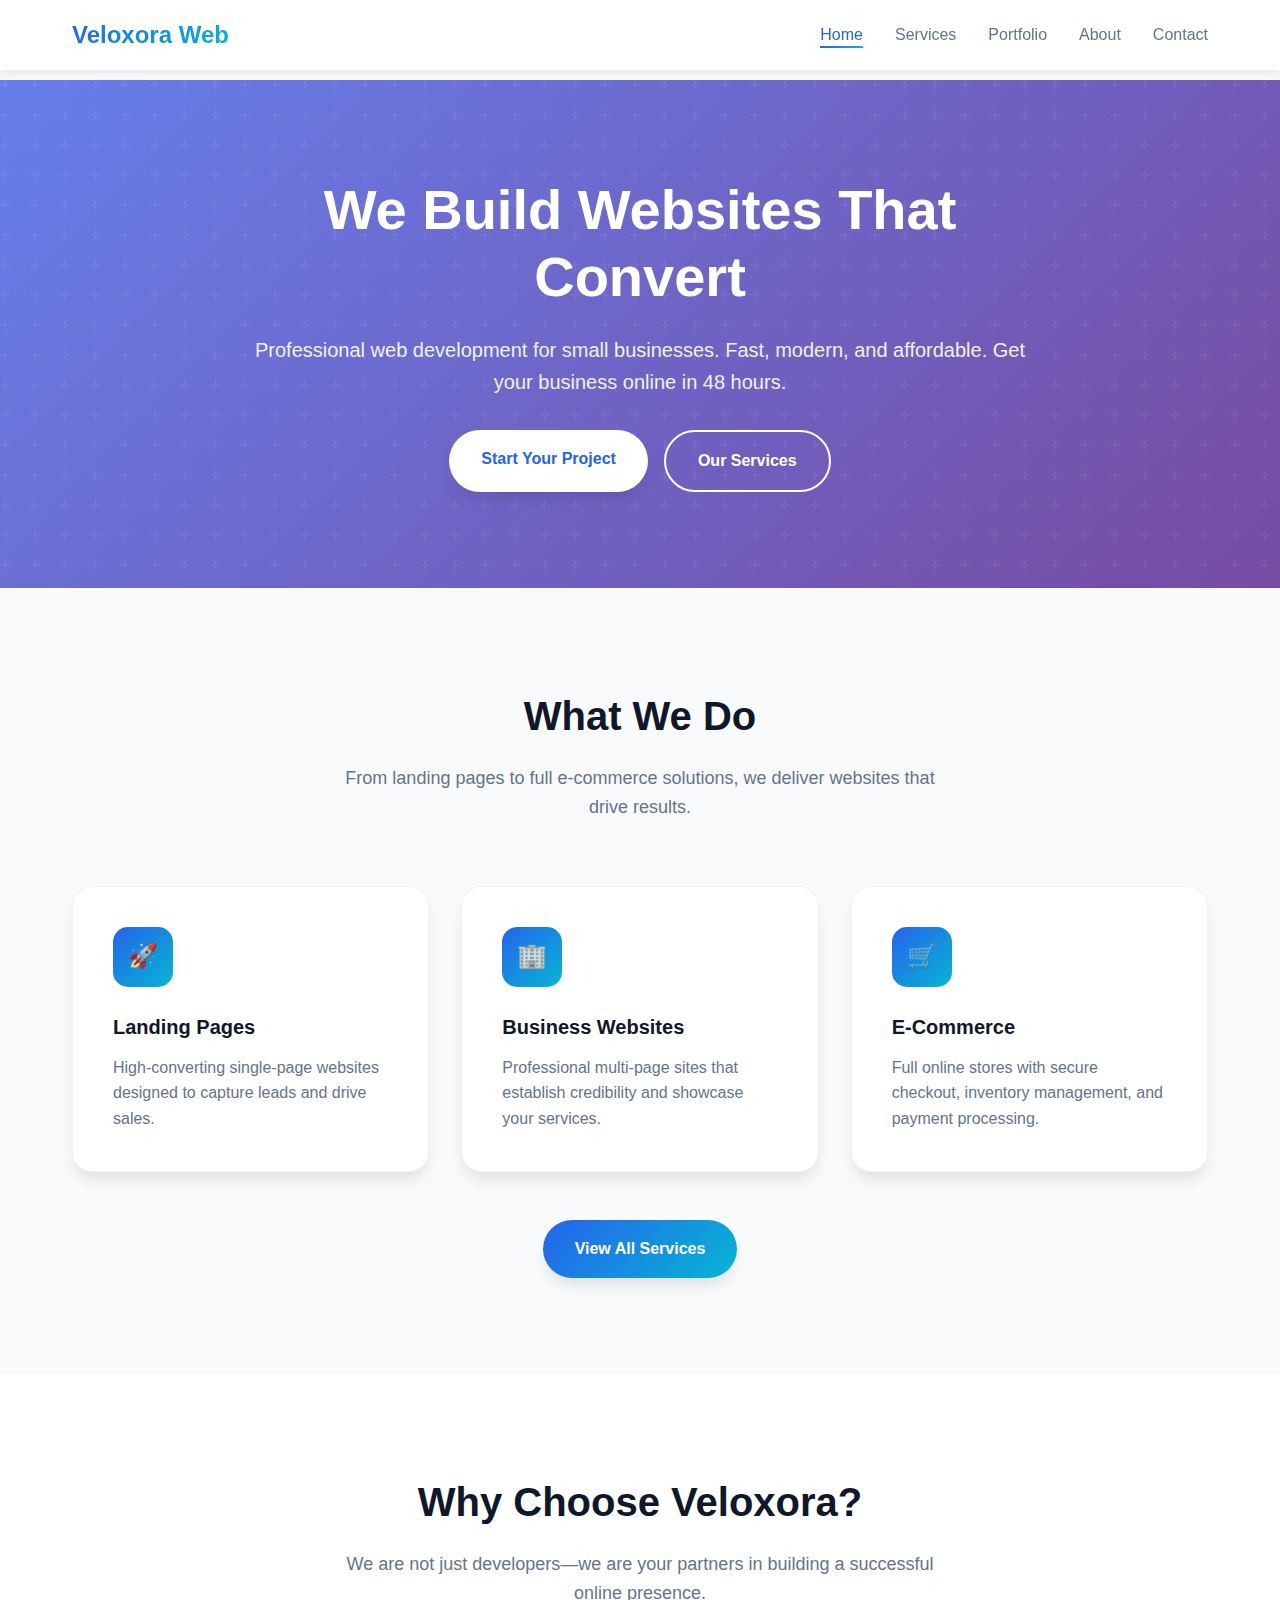
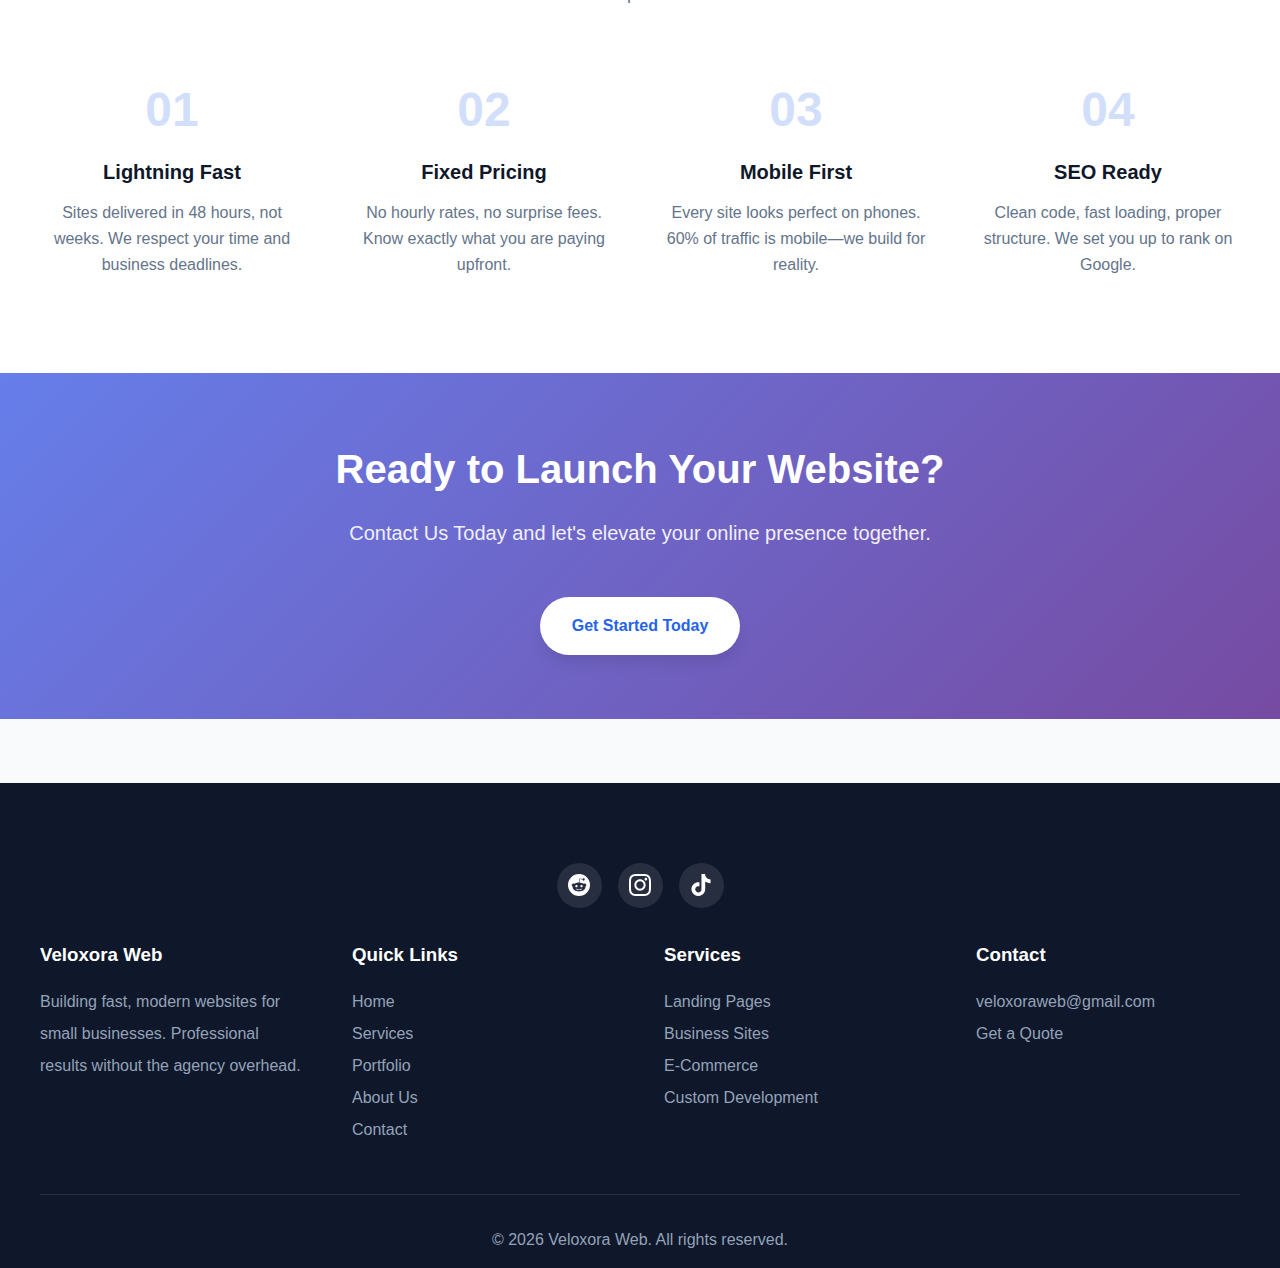
<file: index.html>
<!DOCTYPE html>
<html lang="en">
<head>
    <meta charset="UTF-8">
    <meta name="viewport" content="width=device-width, initial-scale=1.0">
    <meta name="description" content="Veloxora Web - Professional web development agency building fast, modern websites for small businesses.">
    <title>Veloxora Web | Web Development Agency</title>
    <link rel="stylesheet" href="styles.css">
    <style>
        /* Hero Section */
        .hero {
            margin-top: 80px;
            padding: 6rem 2rem;
            background: var(--gradient-hero);
            color: var(--white);
            text-align: center;
            position: relative;
            overflow: hidden;
        }

        .hero::before {
            content: '';
            position: absolute;
            top: 0;
            left: 0;
            right: 0;
            bottom: 0;
            background: url("data:image/svg+xml,%3Csvg width='60' height='60' viewBox='0 0 60 60' xmlns='http://www.w3.org/2000/svg'%3E%3Cg fill='none' fill-rule='evenodd'%3E%3Cg fill='%23ffffff' fill-opacity='0.05'%3E%3Cpath d='M36 34v-4h-2v4h-4v2h4v4h2v-4h4v-2h-4zm0-30V0h-2v4h-4v2h4v4h2V6h4V4h-4zM6 34v-4H4v4H0v2h4v4h2v-4h4v-2H6zM6 4V0H4v4H0v2h4v4h2V6h4V4H6z'/%3E%3C/g%3E%3C/g%3E%3C/svg%3E");
        }

        .hero-content {
            max-width: 800px;
            margin: 0 auto;
            position: relative;
            z-index: 1;
        }

        .hero h1 {
            font-size: 3.5rem;
            font-weight: 800;
            margin-bottom: 1.5rem;
            line-height: 1.2;
        }

        .hero p {
            font-size: 1.25rem;
            margin-bottom: 2rem;
            opacity: 0.9;
        }

        .cta-group {
            display: flex;
            gap: 1rem;
            justify-content: center;
            flex-wrap: wrap;
        }

        /* Services Preview */
        .services-preview {
            padding: 6rem 2rem;
            max-width: 1200px;
            margin: 0 auto;
        }

        .services-grid {
            display: grid;
            grid-template-columns: repeat(auto-fit, minmax(300px, 1fr));
            gap: 2rem;
        }

        .service-card {
            background: var(--white);
            padding: 2.5rem;
            border-radius: 20px;
            box-shadow: var(--shadow);
            transition: all 0.3s;
            border: 1px solid rgba(0,0,0,0.05);
        }

        .service-card:hover {
            transform: translateY(-5px);
            box-shadow: var(--shadow-lg);
        }

        .service-icon {
            width: 60px;
            height: 60px;
            background: var(--gradient-btn);
            border-radius: 15px;
            display: flex;
            align-items: center;
            justify-content: center;
            margin-bottom: 1.5rem;
            font-size: 1.5rem;
        }

        .service-card h3 {
            font-size: 1.25rem;
            margin-bottom: 0.75rem;
            color: var(--dark);
        }

        .service-card p {
            color: var(--secondary);
            line-height: 1.6;
        }

        /* Why Us */
        .why-us {
            background: var(--white);
            padding: 6rem 2rem;
        }

        .why-container {
            max-width: 1200px;
            margin: 0 auto;
        }

        .features-grid {
            display: grid;
            grid-template-columns: repeat(auto-fit, minmax(250px, 1fr));
            gap: 3rem;
            margin-top: 3rem;
        }

        .feature-item {
            text-align: center;
        }

        .feature-number {
            font-size: 3rem;
            font-weight: 800;
            color: var(--primary);
            opacity: 0.2;
            margin-bottom: 0.5rem;
        }

        .feature-item h3 {
            font-size: 1.25rem;
            margin-bottom: 0.75rem;
            color: var(--dark);
        }

        .feature-item p {
            color: var(--secondary);
        }

        /* Testimonials */
        .testimonials {
            padding: 6rem 2rem;
            max-width: 1200px;
            margin: 0 auto;
        }

        .testimonials-grid {
            display: grid;
            grid-template-columns: repeat(auto-fit, minmax(350px, 1fr));
            gap: 2rem;
            margin-top: 3rem;
        }

        .testimonial-card {
            background: var(--white);
            padding: 2rem;
            border-radius: 20px;
            box-shadow: var(--shadow);
            border-left: 4px solid var(--primary);
        }

        .testimonial-card p {
            font-style: italic;
            color: var(--secondary);
            margin-bottom: 1rem;
            font-size: 1.1rem;
        }

        .testimonial-author {
            font-weight: 600;
            color: var(--dark);
        }

        .testimonial-role {
            color: var(--gray);
            font-size: 0.9rem;
        }

        /* CTA Section */
        .cta-section {
            background: var(--gradient-hero);
            color: var(--white);
            padding: 4rem 2rem;
            text-align: center;
        }

        .cta-section h2 {
            font-size: 2.5rem;
            margin-bottom: 1rem;
        }

        .cta-section p {
            font-size: 1.25rem;
            margin-bottom: 2rem;
            opacity: 0.9;
        }

        @media (max-width: 768px) {
            .hero h1 {
                font-size: 2.5rem;
            }
            
            .testimonials-grid {
                grid-template-columns: 1fr;
            }
        }
    </style>
</head>
<body>
    <!-- Navigation -->
    <nav class="navbar">
        <div class="nav-container">
            <a href="index.html" class="logo">Veloxora Web</a>
            <ul class="nav-links">
                <li><a href="index.html" class="active">Home</a></li>
                <li><a href="services.html">Services</a></li>
                <li><a href="portfolio.html">Portfolio</a></li>
                <li><a href="about.html">About</a></li>
                <li><a href="contact.html">Contact</a></li>
            </ul>
            <button class="mobile-menu-btn" onclick="toggleMenu()">☰</button>
        </div>
    </nav>

    <!-- Hero Section -->
    <section class="hero">
        <div class="hero-content">
            <h1>We Build Websites That Convert</h1>
            <p>Professional web development for small businesses. Fast, modern, and affordable. Get your business online in 48 hours.</p>
            <div class="cta-group">
                <a href="contact.html" class="btn btn-white">Start Your Project</a>
                <a href="services.html" class="btn btn-secondary" style="color: white; border-color: white;">Our Services</a>
            </div>
        </div>
    </section>

    <!-- Services Preview -->
    <section class="services-preview">
        <div class="section-header">
            <h2>What We Do</h2>
            <p>From landing pages to full e-commerce solutions, we deliver websites that drive results.</p>
        </div>
        <div class="services-grid">
            <div class="service-card">
                <div class="service-icon">🚀</div>
                <h3>Landing Pages</h3>
                <p>High-converting single-page websites designed to capture leads and drive sales.</p>
            </div>
            <div class="service-card">
                <div class="service-icon">🏢</div>
                <h3>Business Websites</h3>
                <p>Professional multi-page sites that establish credibility and showcase your services.</p>
            </div>
            <div class="service-card">
                <div class="service-icon">🛒</div>
                <h3>E-Commerce</h3>
                <p>Full online stores with secure checkout, inventory management, and payment processing.</p>
            </div>
        </div>
        <div style="text-align: center; margin-top: 3rem;">
            <a href="services.html" class="btn btn-primary">View All Services</a>
        </div>
    </section>

    <!-- Why Us -->
    <section class="why-us">
        <div class="why-container">
            <div class="section-header">
                <h2>Why Choose Veloxora?</h2>
                <p>We are not just developers—we are your partners in building a successful online presence.</p>
            </div>
            <div class="features-grid">
                <div class="feature-item">
                    <div class="feature-number">01</div>
                    <h3>Lightning Fast</h3>
                    <p>Sites delivered in 48 hours, not weeks. We respect your time and business deadlines.</p>
                </div>
                <div class="feature-item">
                    <div class="feature-number">02</div>
                    <h3>Fixed Pricing</h3>
                    <p>No hourly rates, no surprise fees. Know exactly what you are paying upfront.</p>
                </div>
                <div class="feature-item">
                    <div class="feature-number">03</div>
                    <h3>Mobile First</h3>
                    <p>Every site looks perfect on phones. 60% of traffic is mobile—we build for reality.</p>
                </div>
                <div class="feature-item">
                    <div class="feature-number">04</div>
                    <h3>SEO Ready</h3>
                    <p>Clean code, fast loading, proper structure. We set you up to rank on Google.</p>
                </div>
            </div>
        </div>
    </section>

    <!-- CTA Section -->
    <section class="cta-section">
        <h2>Ready to Launch Your Website?</h2>
        <p>Contact Us Today and let's elevate your online presence together.</p>
        <a href="contact.html" class="btn btn-white" style="margin-top: 1rem;">Get Started Today</a>
    </section>

    <footer>
        <div class="footer-content">
            <div class="social-links">
                <a href="https://www.reddit.com/user/VeloxoraWeb" class="reddit" target="_blank" aria-label="Reddit">
                    <svg viewBox="0 0 24 24" width="22" height="22" fill="currentColor">
                        <path d="M12 0A12 12 0 0 0 0 12a12 12 0 0 0 12 12 12 12 0 0 0 12-12A12 12 0 0 0 12 0zm5.01 4.744c.688 0 1.25.561 1.25 1.249a1.25 1.25 0 0 1-2.498.056l-2.597-.547-.8 3.747c1.824.07 3.48.632 4.674 1.488.308-.309.73-.491 1.207-.491.968 0 1.754.786 1.754 1.754 0 .716-.435 1.333-1.01 1.614a3.111 3.111 0 0 1 .042.52c0 2.694-3.13 4.87-7.004 4.87-3.874 0-7.004-2.176-7.004-4.87 0-.183.015-.366.043-.534A1.748 1.748 0 0 1 4.028 12c0-.968.786-1.754 1.754-1.754.463 0 .898.196 1.207.49 1.207-.883 2.878-1.43 4.744-1.487l.885-4.182a.342.342 0 0 1 .14-.197.35.35 0 0 1 .238-.042l2.906.617a1.214 1.214 0 0 1 1.108-.701zM9.25 12C8.561 12 8 12.562 8 13.25c0 .687.561 1.248 1.25 1.248.687 0 1.248-.561 1.248-1.249 0-.688-.561-1.249-1.249-1.249zm5.5 0c-.687 0-1.248.561-1.248 1.25 0 .687.561 1.248 1.249 1.248.688 0 1.249-.561 1.249-1.249 0-.687-.562-1.249-1.25-1.249zm-5.466 3.99a.327.327 0 0 0-.231.094.33.33 0 0 0 0 .463c.842.842 2.484.913 2.961.913.477 0 2.105-.056 2.961-.913a.361.361 0 0 0 .029-.463.33.33 0 0 0-.464 0c-.547.533-1.684.73-2.512.73-.828 0-1.979-.196-2.512-.73a.326.326 0 0 0-.232-.095z"/>
                    </svg>
                </a>
                <a href="https://www.instagram.com/veloxoraweb" class="instagram" target="_blank" aria-label="Instagram">
                    <svg viewBox="0 0 24 24" width="22" height="22" fill="currentColor">
                        <path d="M12 2.163c3.204 0 3.584.012 4.85.07 3.252.148 4.771 1.691 4.919 4.919.058 1.265.069 1.645.069 4.849 0 3.205-.012 3.584-.069 4.849-.149 3.225-1.664 4.771-4.919 4.919-1.266.058-1.644.07-4.85.07-3.204 0-3.584-.012-4.849-.07-3.26-.149-4.771-1.699-4.919-4.92-.058-1.265-.07-1.644-.07-4.849 0-3.204.013-3.583.07-4.849.149-3.227 1.664-4.771 4.919-4.919 1.266-.057 1.645-.069 4.849-.069zm0-2.163c-3.259 0-3.667.014-4.947.072-4.358.2-6.78 2.618-6.98 6.98-.059 1.281-.073 1.689-.073 4.948 0 3.259.014 3.668.072 4.948.2 4.358 2.618 6.78 6.98 6.98 1.281.058 1.689.072 4.948.072 3.259 0 3.668-.014 4.948-.072 4.354-.2 6.782-2.618 6.979-6.98.059-1.28.073-1.689.073-4.948 0-3.259-.014-3.667-.072-4.947-.196-4.354-2.617-6.78-6.979-6.98-1.281-.059-1.69-.073-4.949-.073zm0 5.838c-3.403 0-6.162 2.759-6.162 6.162s2.759 6.163 6.162 6.163 6.162-2.759 6.162-6.163c0-3.403-2.759-6.162-6.162-6.162zm0 10.162c-2.209 0-4-1.79-4-4 0-2.209 1.791-4 4-4s4 1.791 4 4c0 2.21-1.791 4-4 4zm6.406-11.845c-.796 0-1.441.645-1.441 1.44s.645 1.44 1.441 1.44c.795 0 1.439-.645 1.439-1.44s-.644-1.44-1.439-1.44z"/>
                    </svg>
                </a>
                <a href="https://www.tiktok.com/@veloxora.web" class="tiktok" target="_blank" aria-label="TikTok">
                    <svg viewBox="0 0 24 24" width="22" height="22" fill="currentColor">
                        <path d="M12.525.02c1.31-.02 2.61-.01 3.91-.02.08 1.53.63 3.09 1.75 4.17 1.12 1.11 2.7 1.62 4.24 1.79v4.03c-1.44-.05-2.89-.35-4.2-.97-.57-.26-1.1-.59-1.62-.93-.01 2.92.01 5.84-.02 8.75-.08 1.4-.54 2.79-1.35 3.94-1.31 1.92-3.58 3.17-5.91 3.21-1.43.08-2.86-.31-4.08-1.03-2.02-1.19-3.44-3.37-3.65-5.71-.02-.5-.03-1-.01-1.49.18-1.9 1.12-3.72 2.58-4.96 1.66-1.44 3.98-2.13 6.15-1.72.02 1.48-.04 2.96-.04 4.44-.99-.32-2.15-.23-3.02.37-.63.41-1.11 1.04-1.36 1.75-.21.51-.15 1.07-.14 1.61.24 1.64 1.82 3.02 3.5 2.87 1.12-.01 2.19-.66 2.77-1.61.19-.33.4-.67.41-1.06.1-1.79.06-3.57.07-5.36.01-4.03-.01-8.05.02-12.07z"/>
                    </svg>
                </a>
            </div>
            <div class="footer-grid">
                <div class="footer-section">
                    <h3>Veloxora Web</h3>
                    <p>Building fast, modern websites for small businesses. Professional results without the agency overhead.</p>
                </div>
                <div class="footer-section">
                    <h3>Quick Links</h3>
                    <a href="index.html">Home</a><br>
                    <a href="services.html">Services</a><br>
                    <a href="portfolio.html">Portfolio</a><br>
                    <a href="about.html">About Us</a><br>
                    <a href="contact.html">Contact</a>
                </div>
                <div class="footer-section">
                    <h3>Services</h3>
                    <a href="services.html">Landing Pages</a><br>
                    <a href="services.html">Business Sites</a><br>
                    <a href="services.html">E-Commerce</a><br>
                    <a href="services.html">Custom Development</a>
                </div>
                <div class="footer-section">
                    <h3>Contact</h3>
                   <a href="mailto:veloxoraweb@gmail.com">veloxoraweb@gmail.com</a><br>
                    <a href="contact.html">Get a Quote</a><br>
                </div>
            </div>
            <div class="footer-bottom">
                <p>&copy; 2026 Veloxora Web. All rights reserved.</p>
            </div>
        </div>
    </footer>

    <script>
        function toggleMenu() {
            document.querySelector('.nav-links').classList.toggle('active');
        }
    </script>
</body>
</html>
    <script>
        function toggleMenu() {
            document.querySelector('.nav-links').classList.toggle('active');
        }
    </script>
</body>
</html>
</file>
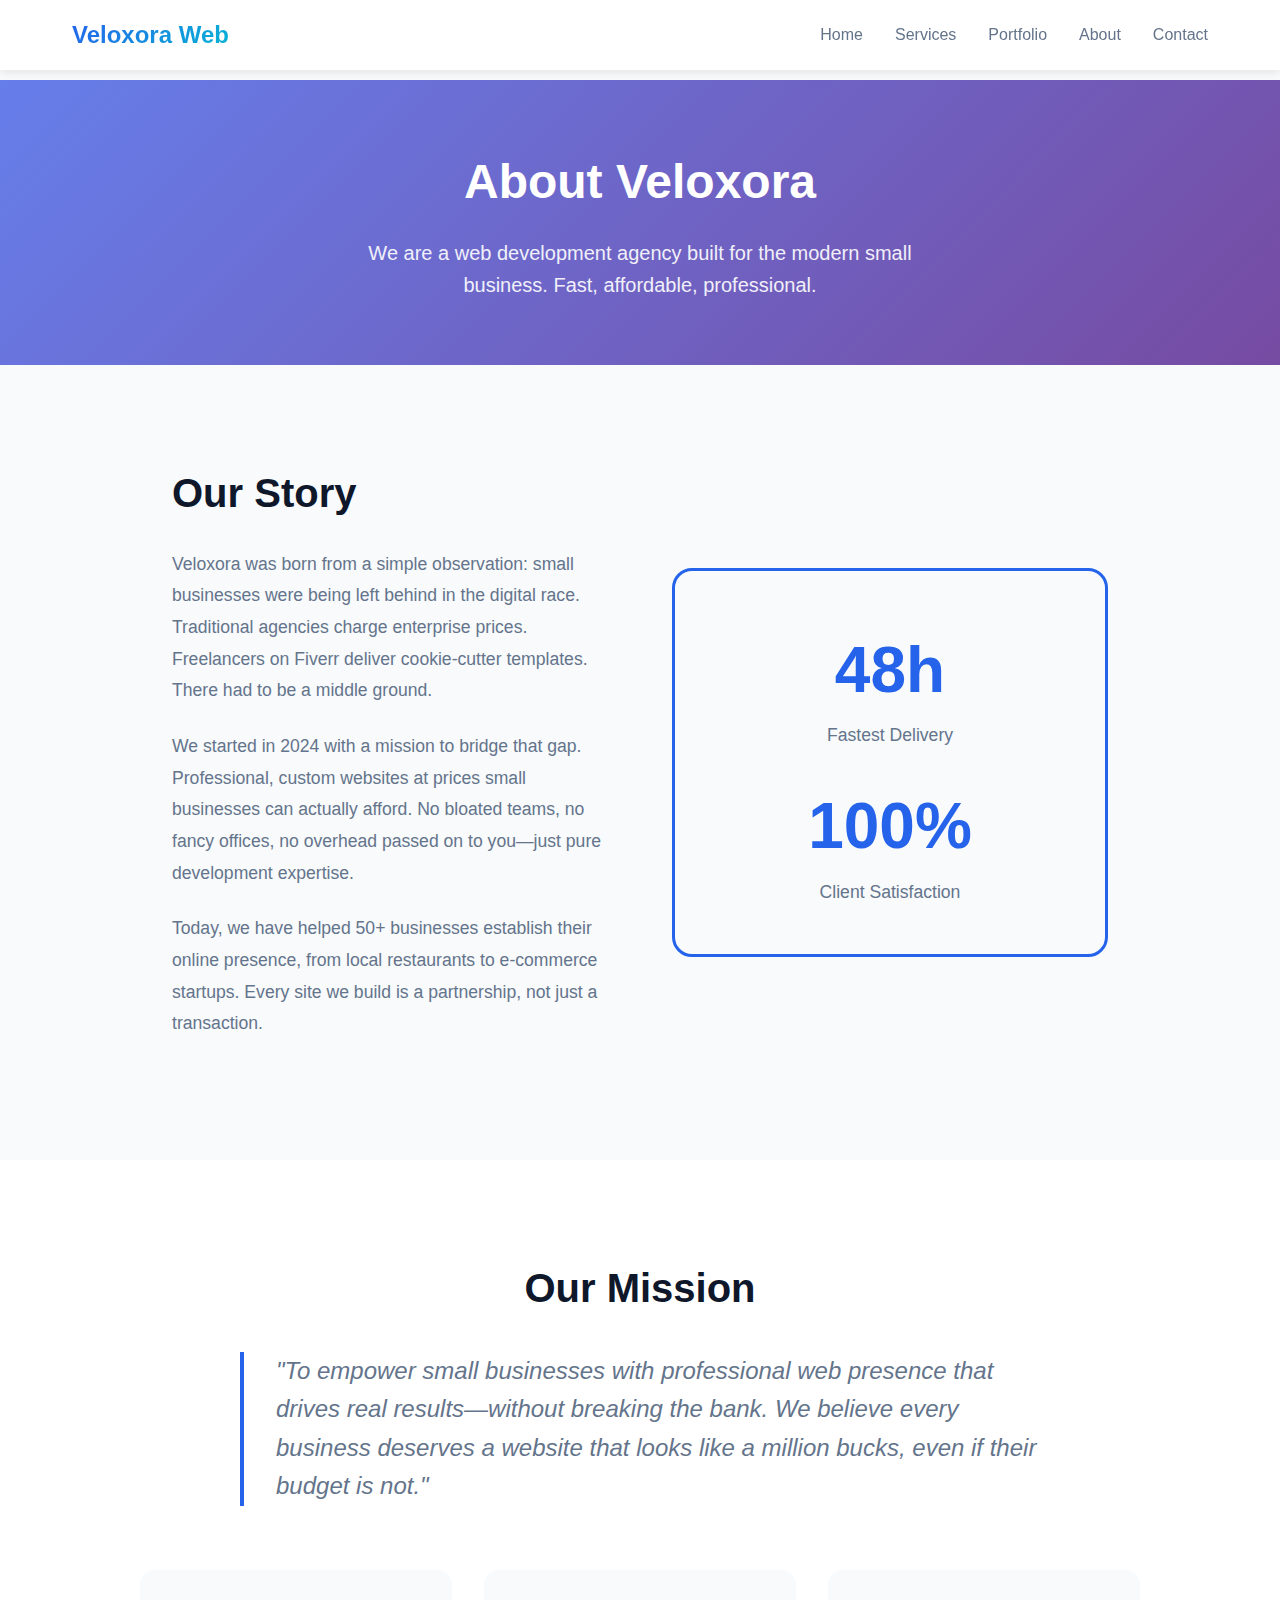
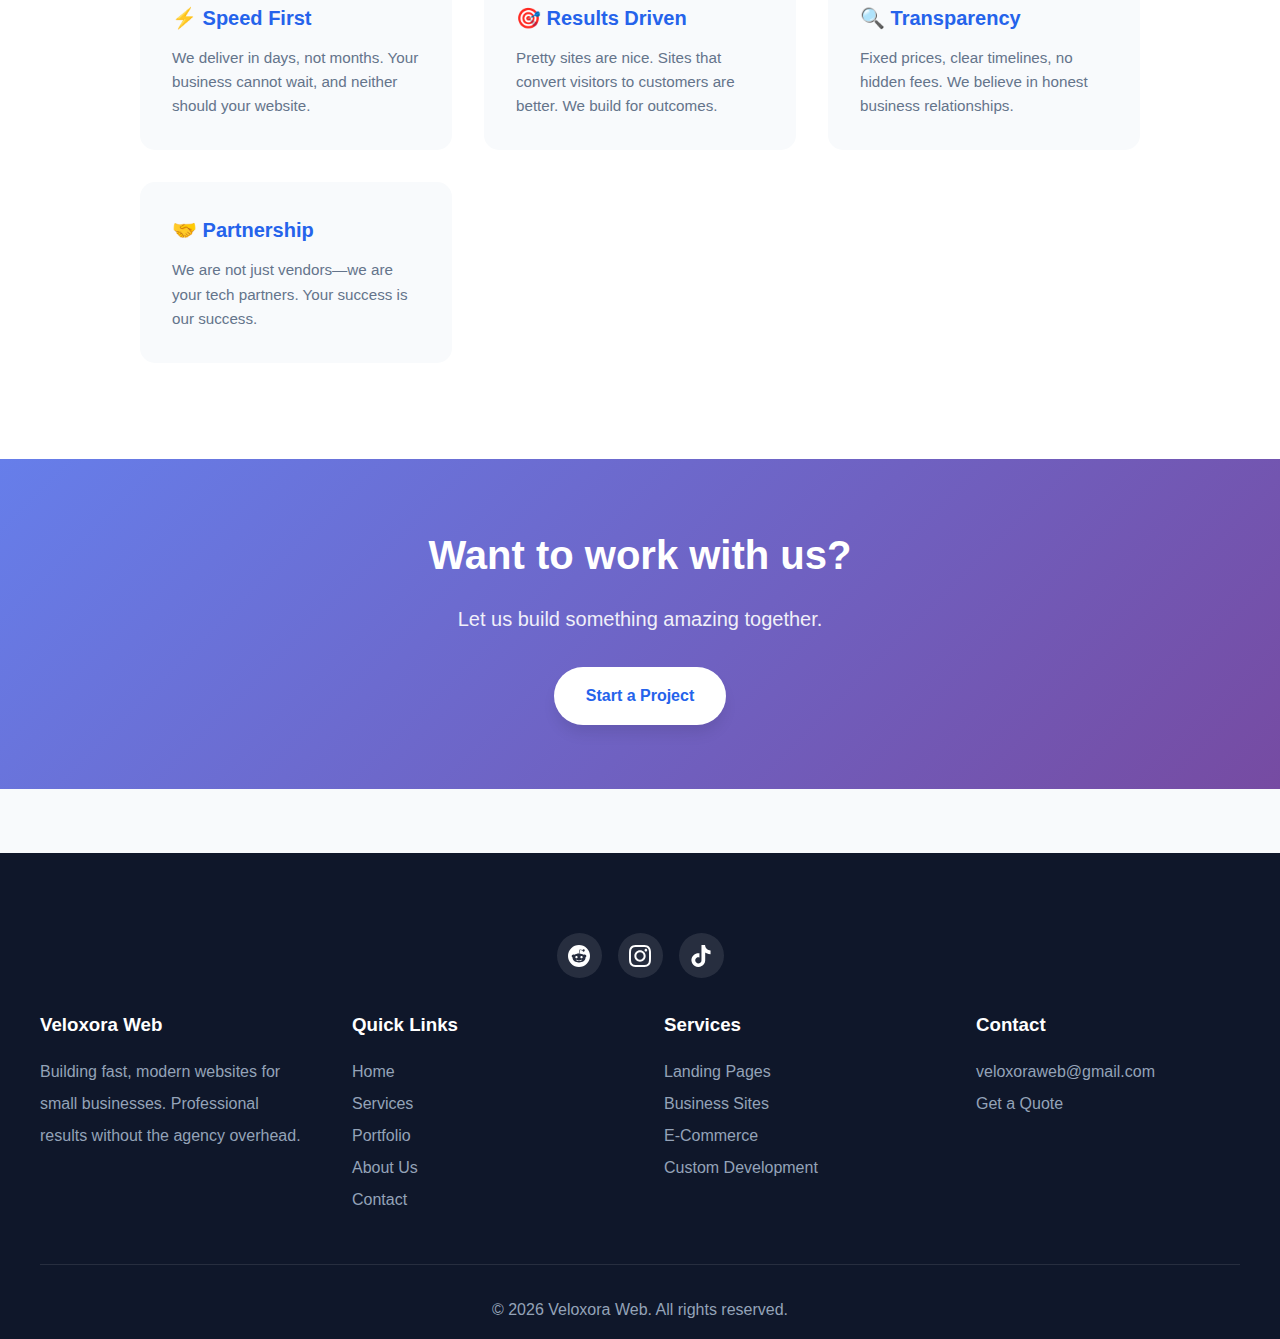
<file: about.html>
<!DOCTYPE html>
<html lang="en">
<head>
    <meta charset="UTF-8">
    <meta name="viewport" content="width=device-width, initial-scale=1.0">
    <meta name="description" content="About Veloxora Web - Our story, mission, and the team behind the agency.">
    <title>About Us | Veloxora Web</title>
    <link rel="stylesheet" href="styles.css">
    <style>
        /* Story Section */
        .story-section {
            padding: 6rem 2rem;
            max-width: 1000px;
            margin: 0 auto;
        }

        .story-content {
            display: grid;
            grid-template-columns: 1fr 1fr;
            gap: 4rem;
            align-items: center;
        }

        .story-text h2 {
            font-size: 2.5rem;
            margin-bottom: 1.5rem;
            color: var(--dark);
        }

        .story-text p {
            color: var(--secondary);
            font-size: 1.1rem;
            line-height: 1.8;
            margin-bottom: 1.5rem;
        }

        .story-visual {
            background: var(--light);
            border-radius: 20px;
            padding: 3rem;
            text-align: center;
            border: 3px solid var(--primary);
        }

        .stat-number {
            font-size: 4rem;
            font-weight: 800;
            color: var(--primary);
            display: block;
        }

        .stat-label {
            color: var(--secondary);
            font-size: 1.1rem;
        }

        /* Mission Section */
        .mission-section {
            background: var(--white);
            padding: 6rem 2rem;
        }

        .mission-container {
            max-width: 1000px;
            margin: 0 auto;
            text-align: center;
        }

        .mission-container h2 {
            font-size: 2.5rem;
            margin-bottom: 2rem;
            color: var(--dark);
        }

        .mission-statement {
            font-size: 1.5rem;
            color: var(--secondary);
            font-style: italic;
            line-height: 1.6;
            border-left: 4px solid var(--primary);
            padding-left: 2rem;
            text-align: left;
            max-width: 800px;
            margin: 0 auto 3rem;
        }

        .values-grid {
            display: grid;
            grid-template-columns: repeat(auto-fit, minmax(250px, 1fr));
            gap: 2rem;
            margin-top: 4rem;
        }

        .value-card {
            background: var(--light);
            padding: 2rem;
            border-radius: 15px;
            text-align: left;
        }

        .value-card h3 {
            color: var(--primary);
            margin-bottom: 0.75rem;
            font-size: 1.25rem;
        }

        .value-card p {
            color: var(--secondary);
            font-size: 0.95rem;
        }

        /* Team Section */
        .team-section {
            padding: 6rem 2rem;
            max-width: 1200px;
            margin: 0 auto;
        }

        .team-grid {
            display: grid;
            grid-template-columns: repeat(auto-fit, minmax(280px, 1fr));
            gap: 2rem;
            margin-top: 3rem;
        }

        .team-card {
            background: var(--white);
            border-radius: 20px;
            overflow: hidden;
            box-shadow: var(--shadow);
            transition: all 0.3s;
        }

        .team-card:hover {
            transform: translateY(-5px);
            box-shadow: var(--shadow-lg);
        }

        .team-photo {
            width: 100%;
            height: 250px;
            background: var(--gradient-btn);
            display: flex;
            align-items: center;
            justify-content: center;
            color: white;
            font-size: 4rem;
        }

        .team-info {
            padding: 1.5rem;
        }

        .team-info h3 {
            font-size: 1.25rem;
            margin-bottom: 0.25rem;
            color: var(--dark);
        }

        .team-role {
            color: var(--primary);
            font-weight: 600;
            font-size: 0.9rem;
            margin-bottom: 0.75rem;
        }

        .team-info p {
            color: var(--secondary);
            font-size: 0.9rem;
            line-height: 1.5;
        }

        @media (max-width: 768px) {
            .story-content {
                grid-template-columns: 1fr;
                gap: 2rem;
            }

            .mission-statement {
                font-size: 1.2rem;
            }
        }
    </style>
</head>
<body>
    <!-- Navigation -->
    <nav class="navbar">
        <div class="nav-container">
            <a href="index.html" class="logo">Veloxora Web</a>
            <ul class="nav-links">
                <li><a href="index.html">Home</a></li>
                <li><a href="services.html">Services</a></li>
                <li><a href="portfolio.html">Portfolio</a></li>
                <li><a href="about.html">About</a></li>
                <li><a href="contact.html">Contact</a></li>
            </ul>
            <button class="mobile-menu-btn" onclick="toggleMenu()">☰</button>
        </div>
    </nav>

    <!-- Page Header -->
    <section class="page-header">
        <h1>About Veloxora</h1>
        <p>We are a web development agency built for the modern small business. Fast, affordable, professional.</p>
    </section>

    <!-- Story Section -->
    <section class="story-section">
        <div class="story-content">
            <div class="story-text">
                <h2>Our Story</h2>
                <p>Veloxora was born from a simple observation: small businesses were being left behind in the digital race. Traditional agencies charge enterprise prices. Freelancers on Fiverr deliver cookie-cutter templates. There had to be a middle ground.</p>
                <p>We started in 2024 with a mission to bridge that gap. Professional, custom websites at prices small businesses can actually afford. No bloated teams, no fancy offices, no overhead passed on to you—just pure development expertise.</p>
                <p>Today, we have helped 50+ businesses establish their online presence, from local restaurants to e-commerce startups. Every site we build is a partnership, not just a transaction.</p>
            </div>
            <div class="story-visual">
                <div>
                    <span class="stat-number">48h</span>
                    <span class="stat-label">Fastest Delivery</span>
                    <br><br>
                    <span class="stat-number">100%</span>
                    <span class="stat-label">Client Satisfaction</span>
                </div>
            </div>
        </div>
    </section>

    <!-- Mission Section -->
    <section class="mission-section">
        <div class="mission-container">
            <h2>Our Mission</h2>
            <p class="mission-statement">
                "To empower small businesses with professional web presence that drives real results—without breaking the bank. We believe every business deserves a website that looks like a million bucks, even if their budget is not."
            </p>
            
            <div class="values-grid">
                <div class="value-card">
                    <h3>⚡ Speed First</h3>
                    <p>We deliver in days, not months. Your business cannot wait, and neither should your website.</p>
                </div>
                <div class="value-card">
                    <h3>🎯 Results Driven</h3>
                    <p>Pretty sites are nice. Sites that convert visitors to customers are better. We build for outcomes.</p>
                </div>
                <div class="value-card">
                    <h3>🔍 Transparency</h3>
                    <p>Fixed prices, clear timelines, no hidden fees. We believe in honest business relationships.</p>
                </div>
                <div class="value-card">
                    <h3>🤝 Partnership</h3>
                    <p>We are not just vendors—we are your tech partners. Your success is our success.</p>
                </div>
            </div>
        </div>
    </section>



    <!-- CTA Section -->
    <section style="background: var(--gradient-hero); color: white; padding: 4rem 2rem; text-align: center;">
        <h2 style="font-size: 2.5rem; margin-bottom: 1rem;">Want to work with us?</h2>
        <p style="font-size: 1.25rem; opacity: 0.9; margin-bottom: 2rem;">Let us build something amazing together.</p>
        <a href="contact.html" class="btn btn-white">Start a Project</a>
    </section>

   <footer>
        <div class="footer-content">
            <div class="social-links">
                <a href="https://www.reddit.com/user/VeloxoraWeb" class="reddit" target="_blank" aria-label="Reddit">
                    <svg viewBox="0 0 24 24" width="22" height="22" fill="currentColor">
                        <path d="M12 0A12 12 0 0 0 0 12a12 12 0 0 0 12 12 12 12 0 0 0 12-12A12 12 0 0 0 12 0zm5.01 4.744c.688 0 1.25.561 1.25 1.249a1.25 1.25 0 0 1-2.498.056l-2.597-.547-.8 3.747c1.824.07 3.48.632 4.674 1.488.308-.309.73-.491 1.207-.491.968 0 1.754.786 1.754 1.754 0 .716-.435 1.333-1.01 1.614a3.111 3.111 0 0 1 .042.52c0 2.694-3.13 4.87-7.004 4.87-3.874 0-7.004-2.176-7.004-4.87 0-.183.015-.366.043-.534A1.748 1.748 0 0 1 4.028 12c0-.968.786-1.754 1.754-1.754.463 0 .898.196 1.207.49 1.207-.883 2.878-1.43 4.744-1.487l.885-4.182a.342.342 0 0 1 .14-.197.35.35 0 0 1 .238-.042l2.906.617a1.214 1.214 0 0 1 1.108-.701zM9.25 12C8.561 12 8 12.562 8 13.25c0 .687.561 1.248 1.25 1.248.687 0 1.248-.561 1.248-1.249 0-.688-.561-1.249-1.249-1.249zm5.5 0c-.687 0-1.248.561-1.248 1.25 0 .687.561 1.248 1.249 1.248.688 0 1.249-.561 1.249-1.249 0-.687-.562-1.249-1.25-1.249zm-5.466 3.99a.327.327 0 0 0-.231.094.33.33 0 0 0 0 .463c.842.842 2.484.913 2.961.913.477 0 2.105-.056 2.961-.913a.361.361 0 0 0 .029-.463.33.33 0 0 0-.464 0c-.547.533-1.684.73-2.512.73-.828 0-1.979-.196-2.512-.73a.326.326 0 0 0-.232-.095z"/>
                    </svg>
                </a>
                <a href="https://www.instagram.com/veloxoraweb" class="instagram" target="_blank" aria-label="Instagram">
                    <svg viewBox="0 0 24 24" width="22" height="22" fill="currentColor">
                        <path d="M12 2.163c3.204 0 3.584.012 4.85.07 3.252.148 4.771 1.691 4.919 4.919.058 1.265.069 1.645.069 4.849 0 3.205-.012 3.584-.069 4.849-.149 3.225-1.664 4.771-4.919 4.919-1.266.058-1.644.07-4.85.07-3.204 0-3.584-.012-4.849-.07-3.26-.149-4.771-1.699-4.919-4.92-.058-1.265-.07-1.644-.07-4.849 0-3.204.013-3.583.07-4.849.149-3.227 1.664-4.771 4.919-4.919 1.266-.057 1.645-.069 4.849-.069zm0-2.163c-3.259 0-3.667.014-4.947.072-4.358.2-6.78 2.618-6.98 6.98-.059 1.281-.073 1.689-.073 4.948 0 3.259.014 3.668.072 4.948.2 4.358 2.618 6.78 6.98 6.98 1.281.058 1.689.072 4.948.072 3.259 0 3.668-.014 4.948-.072 4.354-.2 6.782-2.618 6.979-6.98.059-1.28.073-1.689.073-4.948 0-3.259-.014-3.667-.072-4.947-.196-4.354-2.617-6.78-6.979-6.98-1.281-.059-1.69-.073-4.949-.073zm0 5.838c-3.403 0-6.162 2.759-6.162 6.162s2.759 6.163 6.162 6.163 6.162-2.759 6.162-6.163c0-3.403-2.759-6.162-6.162-6.162zm0 10.162c-2.209 0-4-1.79-4-4 0-2.209 1.791-4 4-4s4 1.791 4 4c0 2.21-1.791 4-4 4zm6.406-11.845c-.796 0-1.441.645-1.441 1.44s.645 1.44 1.441 1.44c.795 0 1.439-.645 1.439-1.44s-.644-1.44-1.439-1.44z"/>
                    </svg>
                </a>
                <a href="https://www.tiktok.com/@veloxora.web" class="tiktok" target="_blank" aria-label="TikTok">
                    <svg viewBox="0 0 24 24" width="22" height="22" fill="currentColor">
                        <path d="M12.525.02c1.31-.02 2.61-.01 3.91-.02.08 1.53.63 3.09 1.75 4.17 1.12 1.11 2.7 1.62 4.24 1.79v4.03c-1.44-.05-2.89-.35-4.2-.97-.57-.26-1.1-.59-1.62-.93-.01 2.92.01 5.84-.02 8.75-.08 1.4-.54 2.79-1.35 3.94-1.31 1.92-3.58 3.17-5.91 3.21-1.43.08-2.86-.31-4.08-1.03-2.02-1.19-3.44-3.37-3.65-5.71-.02-.5-.03-1-.01-1.49.18-1.9 1.12-3.72 2.58-4.96 1.66-1.44 3.98-2.13 6.15-1.72.02 1.48-.04 2.96-.04 4.44-.99-.32-2.15-.23-3.02.37-.63.41-1.11 1.04-1.36 1.75-.21.51-.15 1.07-.14 1.61.24 1.64 1.82 3.02 3.5 2.87 1.12-.01 2.19-.66 2.77-1.61.19-.33.4-.67.41-1.06.1-1.79.06-3.57.07-5.36.01-4.03-.01-8.05.02-12.07z"/>
                    </svg>
                </a>
            </div>
            <div class="footer-grid">
                <div class="footer-section">
                    <h3>Veloxora Web</h3>
                    <p>Building fast, modern websites for small businesses. Professional results without the agency overhead.</p>
                </div>
                <div class="footer-section">
                    <h3>Quick Links</h3>
                    <a href="index.html">Home</a><br>
                    <a href="services.html">Services</a><br>
                    <a href="portfolio.html">Portfolio</a><br>
                    <a href="about.html">About Us</a><br>
                    <a href="contact.html">Contact</a>
                </div>
                <div class="footer-section">
                    <h3>Services</h3>
                    <a href="services.html">Landing Pages</a><br>
                    <a href="services.html">Business Sites</a><br>
                    <a href="services.html">E-Commerce</a><br>
                    <a href="services.html">Custom Development</a>
                </div>
                <div class="footer-section">
                    <h3>Contact</h3>
                   <a href="mailto:veloxoraweb@gmail.com">veloxoraweb@gmail.com</a><br>
                    <a href="contact.html">Get a Quote</a><br>
                </div>
            </div>
            <div class="footer-bottom">
                <p>&copy; 2026 Veloxora Web. All rights reserved.</p>
            </div>
        </div>
    </footer>

    <script>
        function toggleMenu() {
            document.querySelector('.nav-links').classList.toggle('active');
        }
    </script>
</body>
</html>
</file>
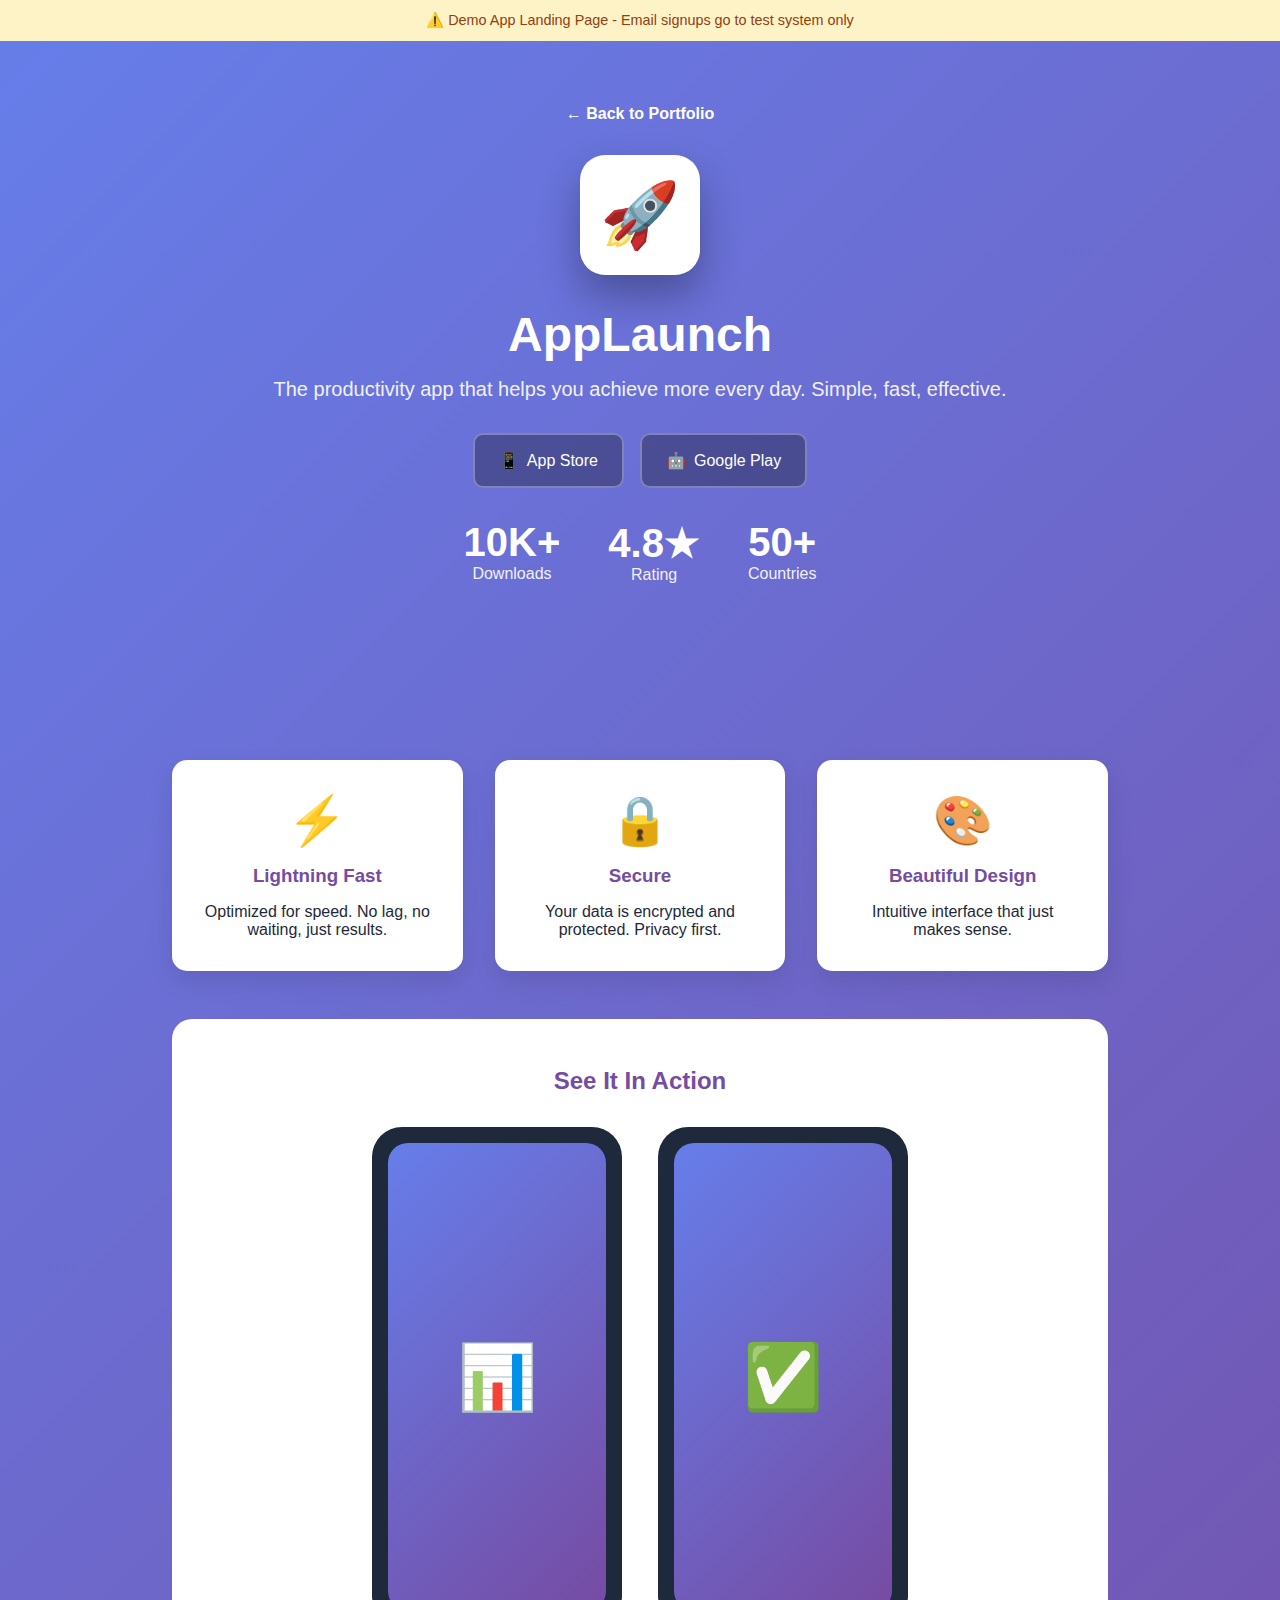
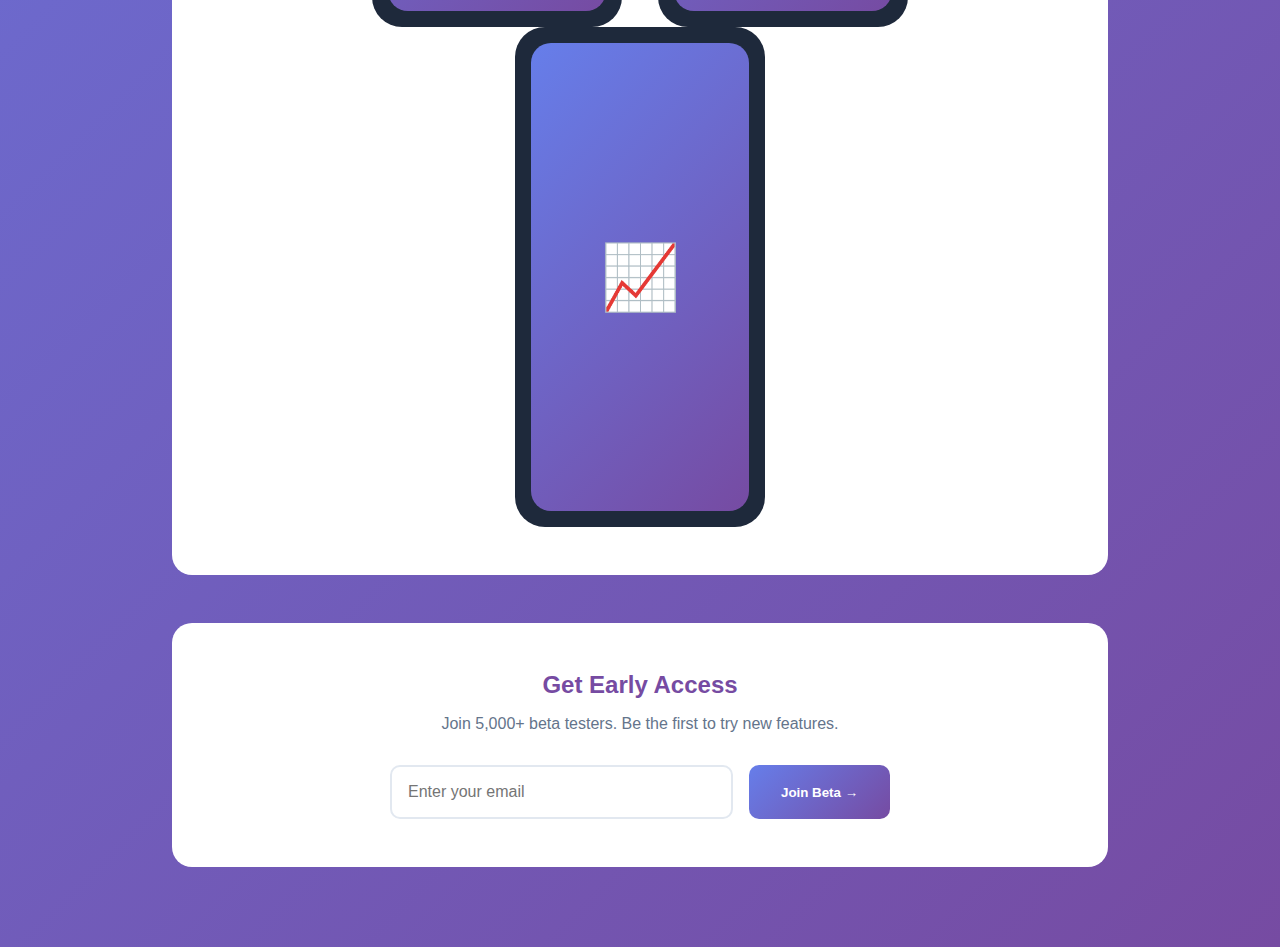
<file: applaunch.html>
<!DOCTYPE html>
<html lang="en">
<head>
    <meta charset="UTF-8">
    <meta name="viewport" content="width=device-width, initial-scale=1.0">
    <title>AppLaunch - Mobile App Landing Page Demo</title>
    <style>
        * {
            margin: 0;
            padding: 0;
            box-sizing: border-box;
        }

        body {
            font-family: -apple-system, BlinkMacSystemFont, 'Segoe UI', Roboto, sans-serif;
            color: #1e293b;
            background: linear-gradient(135deg, #667eea 0%, #764ba2 100%);
            min-height: 100vh;
        }

        .hero {
            text-align: center;
            padding: 4rem 2rem;
            color: white;
        }

        .hero h1 {
            font-size: 3rem;
            margin-bottom: 1rem;
        }

        .hero p {
            font-size: 1.25rem;
            margin-bottom: 2rem;
            opacity: 0.9;
        }

        .app-icon {
            width: 120px;
            height: 120px;
            background: white;
            border-radius: 25px;
            margin: 0 auto 2rem;
            display: flex;
            align-items: center;
            justify-content: center;
            font-size: 4rem;
            box-shadow: 0 20px 40px rgba(0,0,0,0.3);
        }

        .download-btns {
            display: flex;
            gap: 1rem;
            justify-content: center;
            flex-wrap: wrap;
            margin-bottom: 2rem;
        }

        .download-btn {
            display: flex;
            align-items: center;
            gap: 0.5rem;
            background: rgba(0,0,0,0.3);
            color: white;
            padding: 1rem 1.5rem;
            border-radius: 10px;
            text-decoration: none;
            border: 2px solid rgba(255,255,255,0.3);
            transition: all 0.3s;
        }

        .download-btn:hover {
            background: rgba(0,0,0,0.5);
        }

        .container {
            max-width: 1000px;
            margin: 0 auto;
            padding: 2rem;
        }

        .features {
            display: grid;
            grid-template-columns: repeat(auto-fit, minmax(250px, 1fr));
            gap: 2rem;
            margin: 3rem 0;
        }

        .feature-card {
            background: white;
            padding: 2rem;
            border-radius: 15px;
            text-align: center;
            box-shadow: 0 10px 25px rgba(0,0,0,0.1);
        }

        .feature-icon {
            font-size: 3rem;
            margin-bottom: 1rem;
        }

        .feature-card h3 {
            color: #764ba2;
            margin-bottom: 1rem;
        }

        .screenshots {
            background: white;
            padding: 3rem;
            border-radius: 20px;
            margin: 3rem 0;
            text-align: center;
        }

        .screenshots h2 {
            color: #764ba2;
            margin-bottom: 2rem;
        }

        .phone-mockup {
            display: inline-block;
            width: 250px;
            height: 500px;
            background: #1e293b;
            border-radius: 30px;
            padding: 1rem;
            margin: 0 1rem;
        }

        .phone-screen {
            width: 100%;
            height: 100%;
            background: linear-gradient(135deg, #667eea 0%, #764ba2 100%);
            border-radius: 20px;
            display: flex;
            align-items: center;
            justify-content: center;
            color: white;
            font-size: 4rem;
        }

        .signup-section {
            background: white;
            padding: 3rem;
                        border-radius: 20px;
            margin: 3rem 0;
            text-align: center;
        }

        .signup-section h2 {
            color: #764ba2;
            margin-bottom: 1rem;
        }

        .signup-section p {
            color: #64748b;
            margin-bottom: 2rem;
        }

        .email-form {
            max-width: 500px;
            margin: 0 auto;
            display: flex;
            gap: 1rem;
        }

        .email-form input {
            flex: 1;
            padding: 1rem;
            border: 2px solid #e2e8f0;
            border-radius: 10px;
            font-size: 1rem;
        }

        .email-form input:focus {
            outline: none;
            border-color: #764ba2;
        }

        .email-form button {
            padding: 1rem 2rem;
            background: linear-gradient(135deg, #667eea 0%, #764ba2 100%);
            color: white;
            border: none;
            border-radius: 10px;
            font-weight: 600;
            cursor: pointer;
        }

        .stats {
            display: flex;
            justify-content: center;
            gap: 3rem;
            margin: 2rem 0;
            flex-wrap: wrap;
        }

        .stat {
            text-align: center;
            color: white;
        }

        .stat-number {
            font-size: 2.5rem;
            font-weight: 800;
        }

        .stat-label {
            opacity: 0.9;
        }

        .back-link {
            display: inline-block;
            margin-bottom: 2rem;
            color: white;
            text-decoration: none;
            font-weight: 600;
        }

        .demo-banner {
            background: #fef3c7;
            color: #92400e;
            text-align: center;
            padding: 0.75rem;
            font-size: 0.9rem;
        }

        @media (max-width: 768px) {
            .hero h1 {
                font-size: 2rem;
            }
            
            .phone-mockup {
                width: 200px;
                height: 400px;
            }
            
            .email-form {
                flex-direction: column;
            }
        }
    </style>
</head>
<body>
    <div class="demo-banner">⚠️ Demo App Landing Page - Email signups go to test system only</div>

    <div class="hero">
        <a href="index.html" class="back-link">← Back to Portfolio</a>
        
        <div class="app-icon">🚀</div>
        <h1>AppLaunch</h1>
        <p>The productivity app that helps you achieve more every day. Simple, fast, effective.</p>
        
        <div class="download-btns">
            <a href="#" class="download-btn">
                <span>📱</span>
                <span>App Store</span>
            </a>
            <a href="#" class="download-btn">
                <span>🤖</span>
                <span>Google Play</span>
            </a>
        </div>

        <div class="stats">
            <div class="stat">
                <div class="stat-number">10K+</div>
                <div class="stat-label">Downloads</div>
            </div>
            <div class="stat">
                <div class="stat-number">4.8★</div>
                <div class="stat-label">Rating</div>
            </div>
            <div class="stat">
                <div class="stat-number">50+</div>
                <div class="stat-label">Countries</div>
            </div>
        </div>
    </div>

    <div class="container">
        <div class="features">
            <div class="feature-card">
                <div class="feature-icon">⚡</div>
                <h3>Lightning Fast</h3>
                <p>Optimized for speed. No lag, no waiting, just results.</p>
            </div>
            <div class="feature-card">
                <div class="feature-icon">🔒</div>
                <h3>Secure</h3>
                <p>Your data is encrypted and protected. Privacy first.</p>
            </div>
            <div class="feature-card">
                <div class="feature-icon">🎨</div>
                <h3>Beautiful Design</h3>
                <p>Intuitive interface that just makes sense.</p>
            </div>
        </div>

        <div class="screenshots">
            <h2>See It In Action</h2>
            <div class="phone-mockup">
                <div class="phone-screen">📊</div>
            </div>
            <div class="phone-mockup">
                <div class="phone-screen">✅</div>
            </div>
            <div class="phone-mockup">
                <div class="phone-screen">📈</div>
            </div>
        </div>

        <div class="signup-section">
            <h2>Get Early Access</h2>
            <p>Join 5,000+ beta testers. Be the first to try new features.</p>
            <form class="email-form" action="https://formspree.io/f/YOUR_FORM_ID " method="POST">
                <input type="email" name="email" placeholder="Enter your email" required>
                <button type="submit">Join Beta →</button>
            </form>
        </div>
    </div>
</body>
</html>
</file>
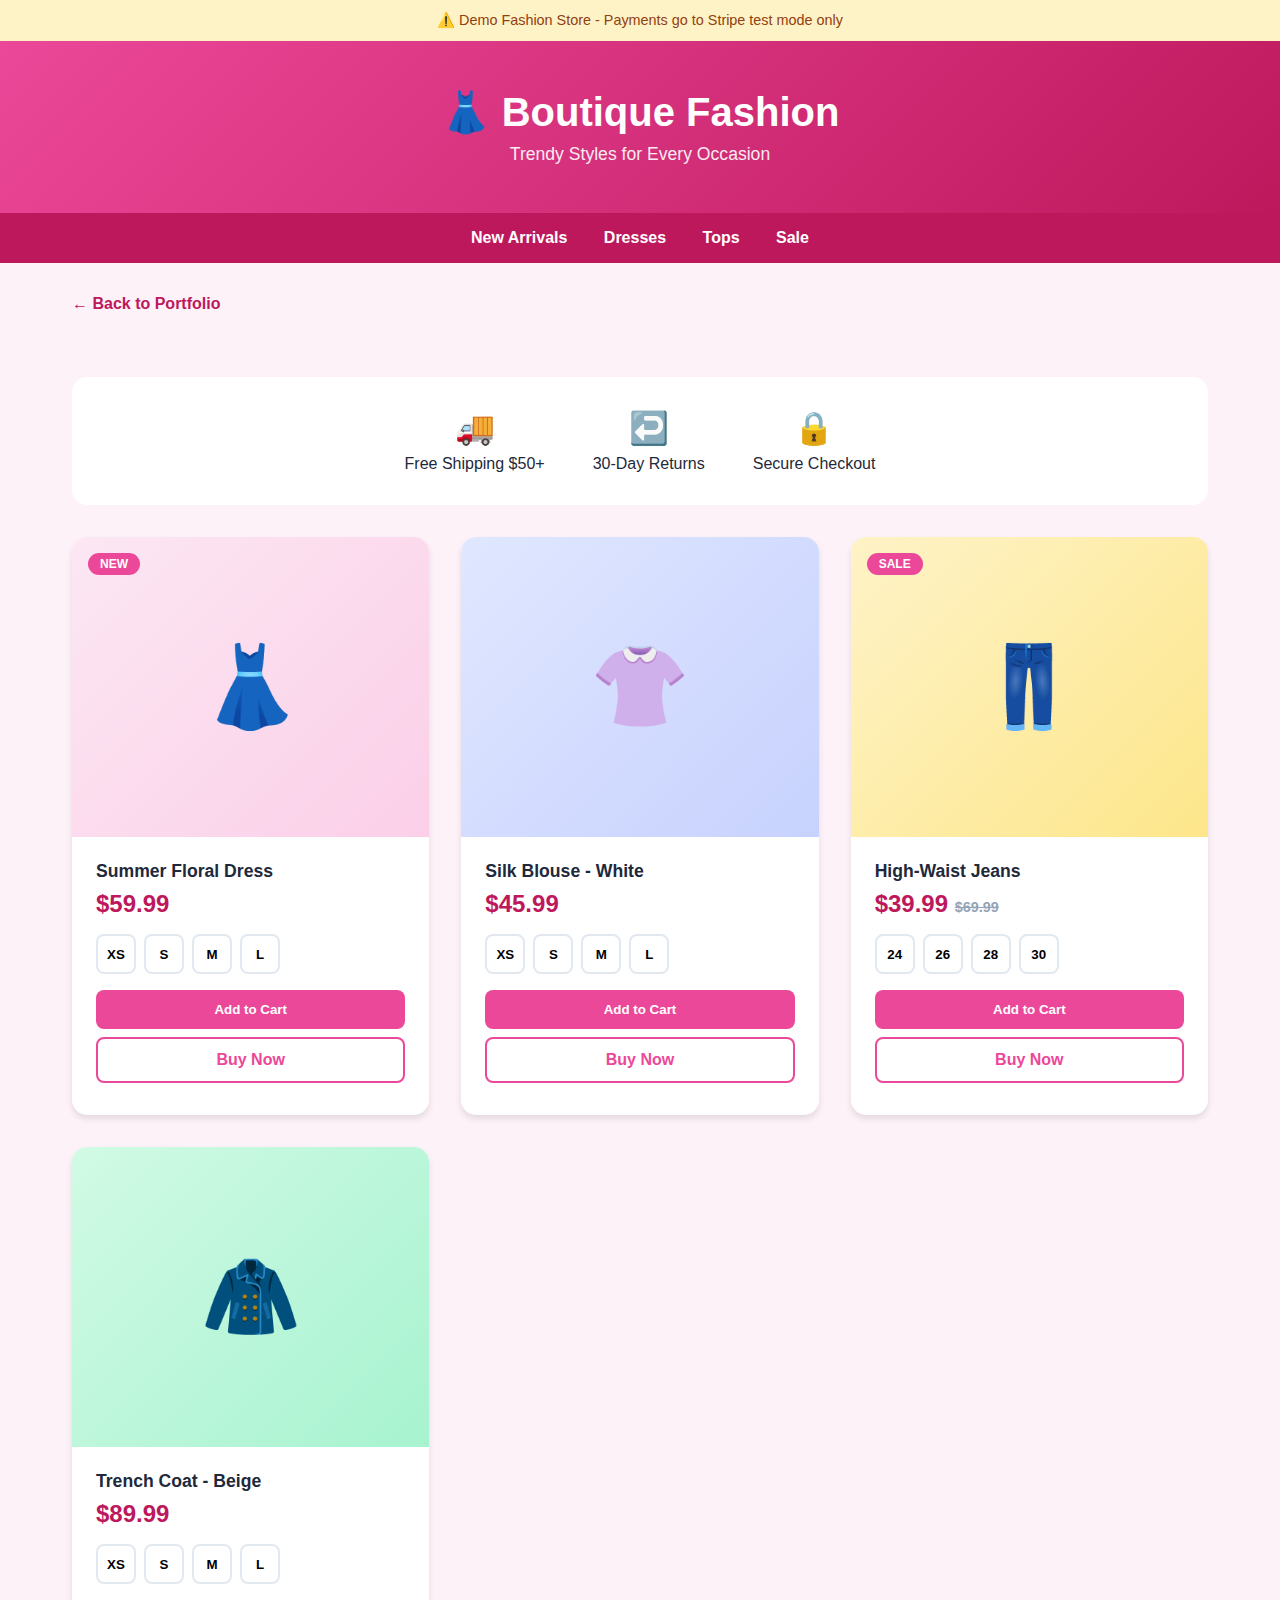
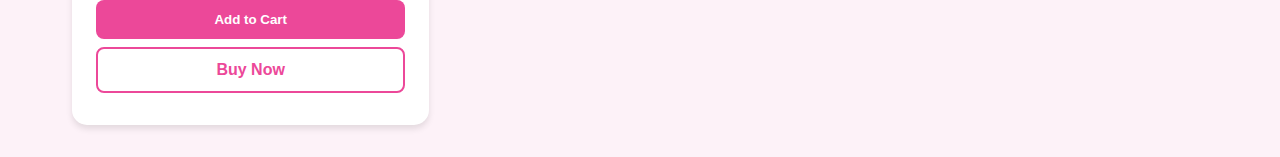
<file: boutique.html>
<!DOCTYPE html>
<html lang="en">
<head>
    <meta charset="UTF-8">
    <meta name="viewport" content="width=device-width, initial-scale=1.0">
    <title>Boutique Fashion - Demo E-Commerce</title>
    <style>
        * {
            margin: 0;
            padding: 0;
            box-sizing: border-box;
        }

        body {
            font-family: -apple-system, BlinkMacSystemFont, 'Segoe UI', Roboto, sans-serif;
            color: #1e293b;
            background: #fdf2f8;
        }

        .header {
            background: linear-gradient(135deg, #ec4899 0%, #be185d 100%);
            color: white;
            padding: 3rem 2rem;
            text-align: center;
        }

        .header h1 {
            font-size: 2.5rem;
            margin-bottom: 0.5rem;
        }

        .header p {
            font-size: 1.1rem;
            opacity: 0.9;
        }

        .nav {
            background: #be185d;
            padding: 1rem;
            text-align: center;
        }

        .nav a {
            color: white;
            text-decoration: none;
            margin: 0 1rem;
            font-weight: 600;
        }

        .container {
            max-width: 1200px;
            margin: 0 auto;
            padding: 2rem;
        }

        .products-grid {
            display: grid;
            grid-template-columns: repeat(auto-fit, minmax(280px, 1fr));
            gap: 2rem;
            margin-top: 2rem;
        }

        .product-card {
            background: white;
            border-radius: 15px;
            overflow: hidden;
            box-shadow: 0 4px 6px rgba(0,0,0,0.1);
            transition: transform 0.3s;
        }

        .product-card:hover {
            transform: translateY(-5px);
        }

        .product-image {
            height: 300px;
            background: linear-gradient(135deg, #fce7f3 0%, #fbcfe8 100%);
            display: flex;
            align-items: center;
            justify-content: center;
            font-size: 5rem;
            position: relative;
        }

        .product-badge {
            position: absolute;
            top: 1rem;
            left: 1rem;
            background: #ec4899;
            color: white;
            padding: 0.25rem 0.75rem;
            border-radius: 20px;
            font-size: 0.75rem;
            font-weight: 700;
        }

        .product-info {
            padding: 1.5rem;
        }

        .product-name {
            font-size: 1.1rem;
            font-weight: 700;
            margin-bottom: 0.5rem;
        }

        .product-price {
            font-size: 1.5rem;
            color: #be185d;
            font-weight: 800;
            margin-bottom: 1rem;
        }

        .size-options {
            display: flex;
            gap: 0.5rem;
            margin-bottom: 1rem;
        }

        .size-btn {
            width: 40px;
            height: 40px;
            border: 2px solid #e2e8f0;
            background: white;
            border-radius: 8px;
            cursor: pointer;
            font-weight: 600;
        }

        .size-btn:hover,
        .size-btn.active {
            border-color: #ec4899;
            color: #ec4899;
        }

        .btn {
            display: block;
            width: 100%;
            padding: 0.75rem;
            border-radius: 8px;
            text-decoration: none;
            font-weight: 600;
            text-align: center;
            border: none;
            cursor: pointer;
            margin-bottom: 0.5rem;
        }

        .btn-primary {
            background: #ec4899;
            color: white;
        }

        .btn-primary:hover {
            background: #be185d;
        }

        .btn-secondary {
            background: white;
            color: #ec4899;
            border: 2px solid #ec4899;
        }

        .features-bar {
            display: flex;
            justify-content: center;
            gap: 3rem;
            padding: 2rem;
            background: white;
            margin: 2rem 0;
            border-radius: 15px;
            flex-wrap: wrap;
        }

        .feature-item {
            text-align: center;
        }

        .feature-icon {
            font-size: 2rem;
            margin-bottom: 0.5rem;
        }

        .back-link {
            display: inline-block;
            margin-bottom: 2rem;
            color: #be185d;
            text-decoration: none;
            font-weight: 600;
        }

        .demo-banner {
            background: #fef3c7;
            color: #92400e;
            text-align: center;
            padding: 0.75rem;
            font-size: 0.9rem;
        }

        @media (max-width: 768px) {
            .products-grid {
                grid-template-columns: 1fr;
            }
        }
    </style>
</head>
<body>
    <div class="demo-banner">⚠️ Demo Fashion Store - Payments go to Stripe test mode only</div>

    <div class="header">
        <h1>👗 Boutique Fashion</h1>
        <p>Trendy Styles for Every Occasion</p>
    </div>

    <div class="nav">
        <a href="#new">New Arrivals</a>
        <a href="#dresses">Dresses</a>
        <a href="#tops">Tops</a>
        <a href="#sale">Sale</a>
    </div>

    <div class="container">
        <a href="index.html" class="back-link">← Back to Portfolio</a>

        <div class="features-bar">
            <div class="feature-item">
                <div class="feature-icon">🚚</div>
                <div>Free Shipping $50+</div>
            </div>
            <div class="feature-item">
                <div class="feature-icon">↩️</div>
                <div>30-Day Returns</div>
            </div>
            <div class="feature-item">
                <div class="feature-icon">🔒</div>
                <div>Secure Checkout</div>
            </div>
        </div>

        <div class="products-grid">
            <!-- Product 1 -->
            <div class="product-card">
                <div class="product-image">
                    <span class="product-badge">NEW</span>
                    👗
                </div>
                <div class="product-info">
                    <div class="product-name">Summer Floral Dress</div>
                    <div class="product-price">$59.99</div>
                    <div class="size-options">
                        <button class="size-btn">XS</button>
                        <button class="size-btn">S</button>
                        <button class="size-btn">M</button>
                        <button class="size-btn">L</button>
                    </div>
                    <button class="btn btn-primary" onclick="alert('Added to cart!')">Add to Cart</button>
                    <a href="https://buy.stripe.com/test_xxx001" class="btn btn-secondary" target="_blank">Buy Now</a>
                </div>
            </div>

            <!-- Product 2 -->
            <div class="product-card">
                <div class="product-image" style="background: linear-gradient(135deg, #e0e7ff 0%, #c7d2fe 100%);">
                    👚
                </div>
                <div class="product-info">
                    <div class="product-name">Silk Blouse - White</div>
                    <div class="product-price">$45.99</div>
                    <div class="size-options">
                        <button class="size-btn">XS</button>
                        <button class="size-btn">S</button>
                        <button class="size-btn">M</button>
                        <button class="size-btn">L</button>
                    </div>
                    <button class="btn btn-primary" onclick="alert('Added to cart!')">Add to Cart</button>
                    <a href="https://buy.stripe.com/test_xxx002" class="btn btn-secondary" target="_blank">Buy Now</a>
                </div>
            </div>

            <!-- Product 3 -->
            <div class="product-card">
                <div class="product-image" style="background: linear-gradient(135deg, #fef3c7 0%, #fde68a 100%);">
                    <span class="product-badge">SALE</span>
                    👖
                </div>
                <div class="product-info">
                    <div class="product-name">High-Waist Jeans</div>
                    <div class="product-price">$39.99 <span style="text-decoration: line-through; color: #94a3b8; font-size: 0.9rem;">$69.99</span></div>
                    <div class="size-options">
                        <button class="size-btn">24</button>
                        <button class="size-btn">26</button>
                        <button class="size-btn">28</button>
                        <button class="size-btn">30</button>
                    </div>
                    <button class="btn btn-primary" onclick="alert('Added to cart!')">Add to Cart</button>
                    <a href="https://buy.stripe.com/test_xxx003" class="btn btn-secondary" target="_blank">Buy Now</a>
                </div>
            </div>

            <!-- Product 4 -->
            <div class="product-card">
                <div class="product-image" style="background: linear-gradient(135deg, #d1fae5 0%, #a7f3d0 100%);">
                    🧥
                </div>
                <div class="product-info">
                    <div class="product-name">Trench Coat - Beige</div>
                    <div class="product-price">$89.99</div>
                    <div class="size-options">
                        <button class="size-btn">XS</button>
                        <button class="size-btn">S</button>
                        <button class="size-btn">M</button>
                        <button class="size-btn">L</button>
                    </div>
                    <button class="btn btn-primary" onclick="alert('Added to cart!')">Add to Cart</button>
                    <a href="https://buy.stripe.com/test_xxx004" class="btn btn-secondary" target="_blank">Buy Now</a>
                </div>
            </div>
        </div>
    </div>
</body>
</html>
</file>
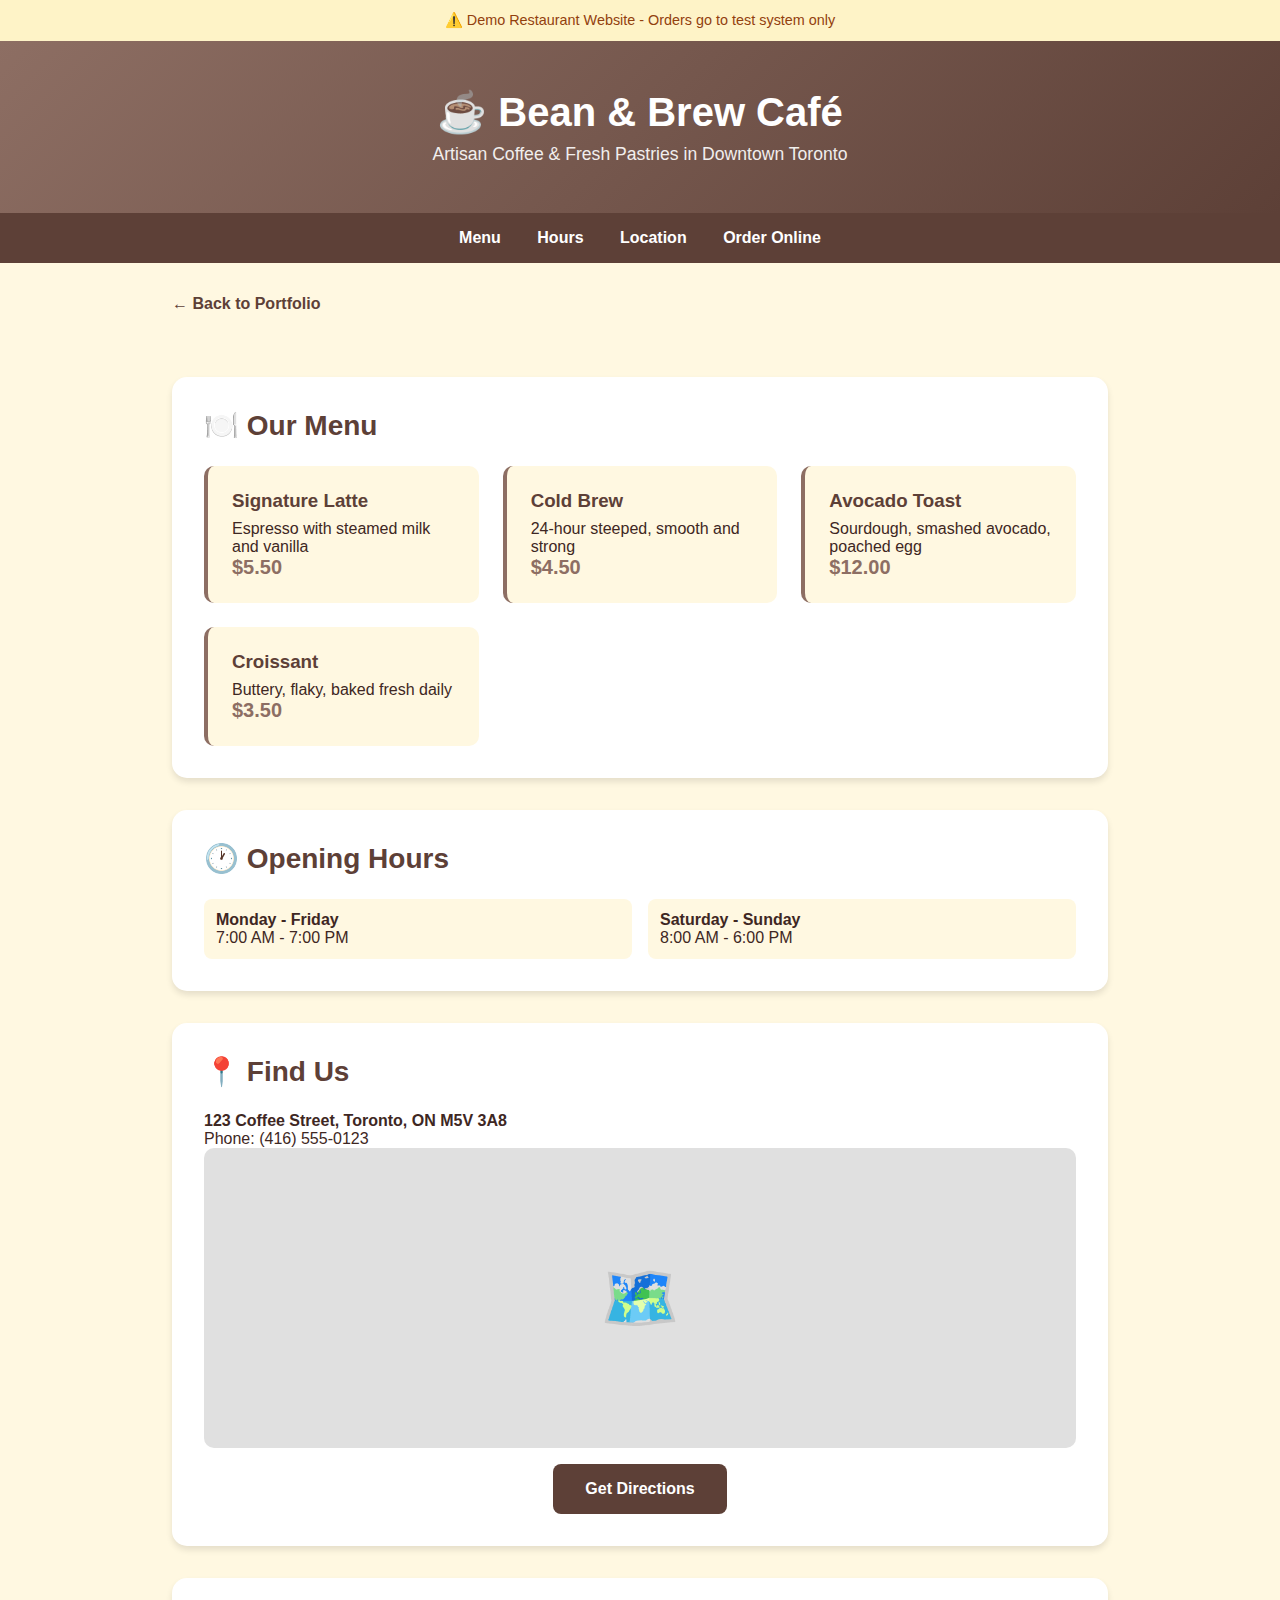
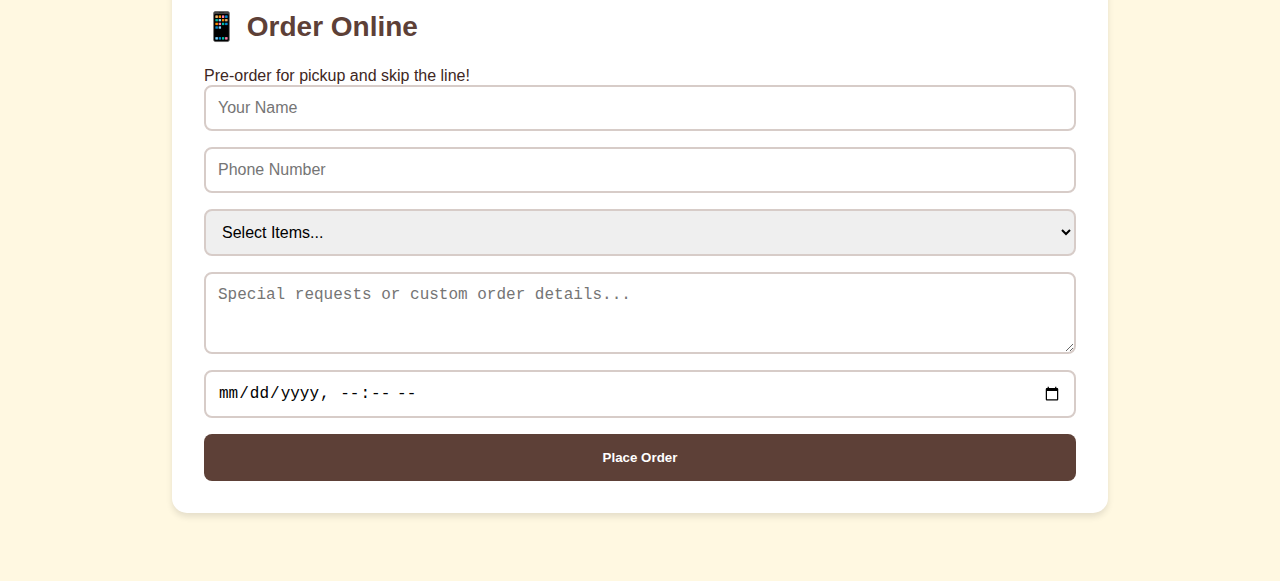
<file: cafe.html>
<!DOCTYPE html>
<html lang="en">
<head>
    <meta charset="UTF-8">
    <meta name="viewport" content="width=device-width, initial-scale=1.0">
    <title>Bean & Brew Café - Demo Restaurant Site</title>
    <style>
        * {
            margin: 0;
            padding: 0;
            box-sizing: border-box;
        }

        body {
            font-family: -apple-system, BlinkMacSystemFont, 'Segoe UI', Roboto, sans-serif;
            color: #3e2723;
            background: #fff8e1;
        }

        .header {
            background: linear-gradient(135deg, #8d6e63 0%, #5d4037 100%);
            color: white;
            padding: 3rem 2rem;
            text-align: center;
        }

        .header h1 {
            font-size: 2.5rem;
            margin-bottom: 0.5rem;
        }

        .header p {
            font-size: 1.1rem;
            opacity: 0.9;
        }

        .nav {
            background: #5d4037;
            padding: 1rem;
            text-align: center;
        }

        .nav a {
            color: white;
            text-decoration: none;
            margin: 0 1rem;
            font-weight: 600;
        }

        .container {
            max-width: 1000px;
            margin: 0 auto;
            padding: 2rem;
        }

        .section {
            background: white;
            padding: 2rem;
            border-radius: 15px;
            margin: 2rem 0;
            box-shadow: 0 4px 6px rgba(0,0,0,0.1);
        }

        .section h2 {
            color: #5d4037;
            margin-bottom: 1.5rem;
            font-size: 1.75rem;
        }

        .menu-grid {
            display: grid;
            grid-template-columns: repeat(auto-fit, minmax(250px, 1fr));
            gap: 1.5rem;
        }

        .menu-item {
            background: #fff8e1;
            padding: 1.5rem;
            border-radius: 10px;
            border-left: 4px solid #8d6e63;
        }

        .menu-item h3 {
            color: #5d4037;
            margin-bottom: 0.5rem;
        }

        .price {
            color: #8d6e63;
            font-weight: 700;
            font-size: 1.25rem;
        }

        .hours-grid {
            display: grid;
            grid-template-columns: 1fr 1fr;
            gap: 1rem;
        }

        .hours-grid div {
            padding: 0.75rem;
            background: #fff8e1;
            border-radius: 8px;
        }

        .btn {
            display: inline-block;
            padding: 1rem 2rem;
            background: #5d4037;
            color: white;
            text-decoration: none;
            border-radius: 8px;
            font-weight: 600;
            transition: background 0.3s;
        }

        .btn:hover {
            background: #3e2723;
        }

        .map-placeholder {
            background: #e0e0e0;
            height: 300px;
            border-radius: 10px;
            display: flex;
            align-items: center;
            justify-content: center;
            font-size: 4rem;
            color: #757575;
        }

        .order-form {
            display: grid;
            gap: 1rem;
        }

        .order-form input,
        .order-form select,
        .order-form textarea {
            padding: 0.75rem;
            border: 2px solid #d7ccc8;
            border-radius: 8px;
            font-size: 1rem;
        }

        .order-form input:focus {
            outline: none;
            border-color: #8d6e63;
        }

        .back-link {
            display: inline-block;
            margin-bottom: 2rem;
            color: #5d4037;
            text-decoration: none;
            font-weight: 600;
        }

        .demo-banner {
            background: #fef3c7;
            color: #92400e;
            text-align: center;
            padding: 0.75rem;
            font-size: 0.9rem;
        }

        @media (max-width: 768px) {
            .hours-grid {
                grid-template-columns: 1fr;
            }
        }
    </style>
</head>
<body>
    <div class="demo-banner">⚠️ Demo Restaurant Website - Orders go to test system only</div>

    <div class="header">
        <h1>☕ Bean & Brew Café</h1>
        <p>Artisan Coffee & Fresh Pastries in Downtown Toronto</p>
    </div>

    <div class="nav">
        <a href="#menu">Menu</a>
        <a href="#hours">Hours</a>
        <a href="#location">Location</a>
        <a href="#order">Order Online</a>
    </div>

    <div class="container">
        <a href="index.html" class="back-link">← Back to Portfolio</a>

        <div class="section" id="menu">
            <h2>🍽️ Our Menu</h2>
            <div class="menu-grid">
                <div class="menu-item">
                    <h3>Signature Latte</h3>
                    <p>Espresso with steamed milk and vanilla</p>
                    <div class="price">$5.50</div>
                </div>
                <div class="menu-item">
                    <h3>Cold Brew</h3>
                    <p>24-hour steeped, smooth and strong</p>
                    <div class="price">$4.50</div>
                </div>
                <div class="menu-item">
                    <h3>Avocado Toast</h3>
                    <p>Sourdough, smashed avocado, poached egg</p>
                    <div class="price">$12.00</div>
                </div>
                <div class="menu-item">
                    <h3>Croissant</h3>
                    <p>Buttery, flaky, baked fresh daily</p>
                    <div class="price">$3.50</div>
                </div>
            </div>
        </div>

        <div class="section" id="hours">
            <h2>🕐 Opening Hours</h2>
            <div class="hours-grid">
                <div><strong>Monday - Friday</strong><br>7:00 AM - 7:00 PM</div>
                <div><strong>Saturday - Sunday</strong><br>8:00 AM - 6:00 PM</div>
            </div>
        </div>

        <div class="section" id="location">
            <h2>📍 Find Us</h2>
            <p><strong>123 Coffee Street, Toronto, ON M5V 3A8</strong></p>
            <p>Phone: (416) 555-0123</p>
            <div class="map-placeholder">🗺️</div>
            <p style="text-align: center; margin-top: 1rem;">
                <a href="https://maps.google.com" target="_blank" class="btn">Get Directions</a>
            </p>
        </div>

        <div class="section" id="order">
            <h2>📱 Order Online</h2>
            <p>Pre-order for pickup and skip the line!</p>
            <form class="order-form" action="https://formspree.io/f/YOUR_FORM_ID" method="POST">
                <input type="text" name="name" placeholder="Your Name" required>
                <input type="tel" name="phone" placeholder="Phone Number" required>
                <select name="items" required>
                    <option value="">Select Items...</option>
                    <option value="latte">Signature Latte x2</option>
                    <option value="coldbrew">Cold Brew x1</option>
                    <option value="toast">Avocado Toast x1</option>
                    <option value="custom">Custom Order (specify below)</option>
                </select>
                <textarea name="notes" placeholder="Special requests or custom order details..." rows="3"></textarea>
                <input type="datetime-local" name="pickup" required>
                <button type="submit" class="btn" style="width: 100%; border: none; cursor: pointer;">Place Order</button>
            </form>
        </div>
    </div>
</body>
</html>
</file>
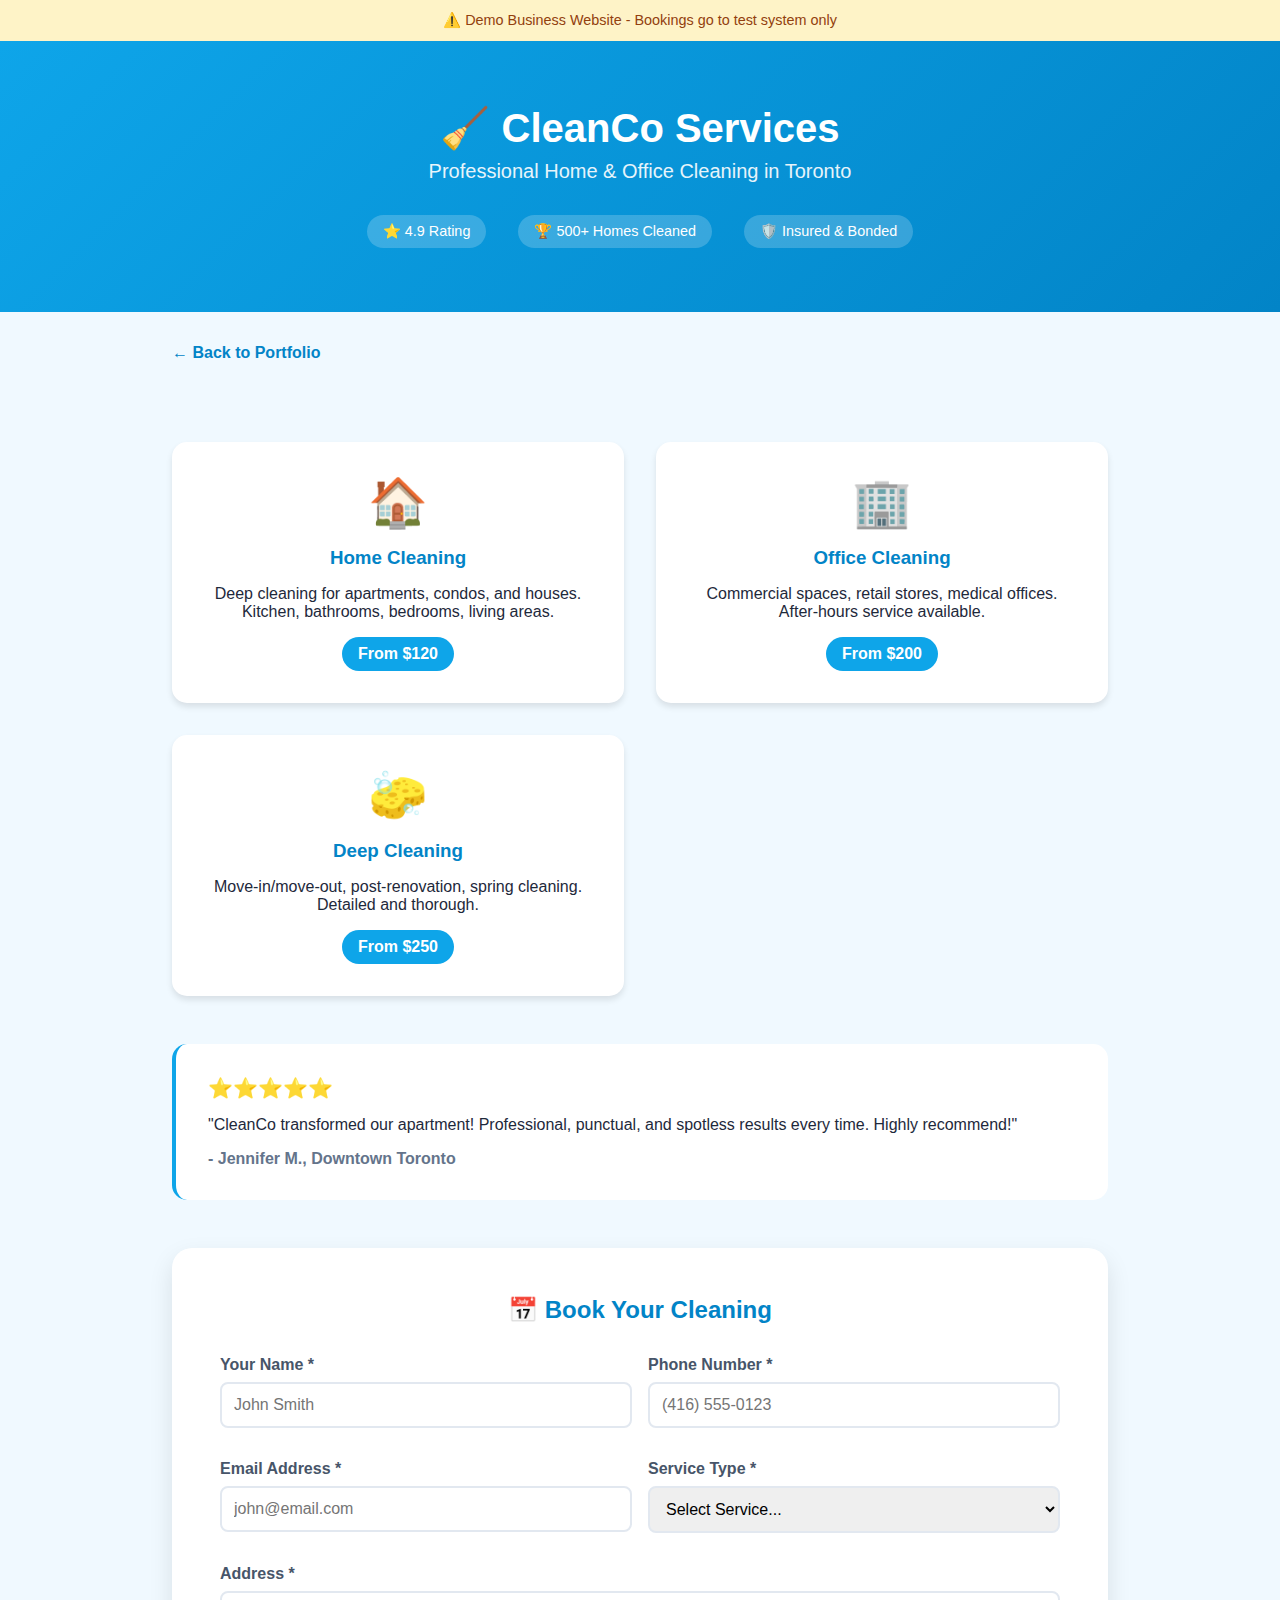
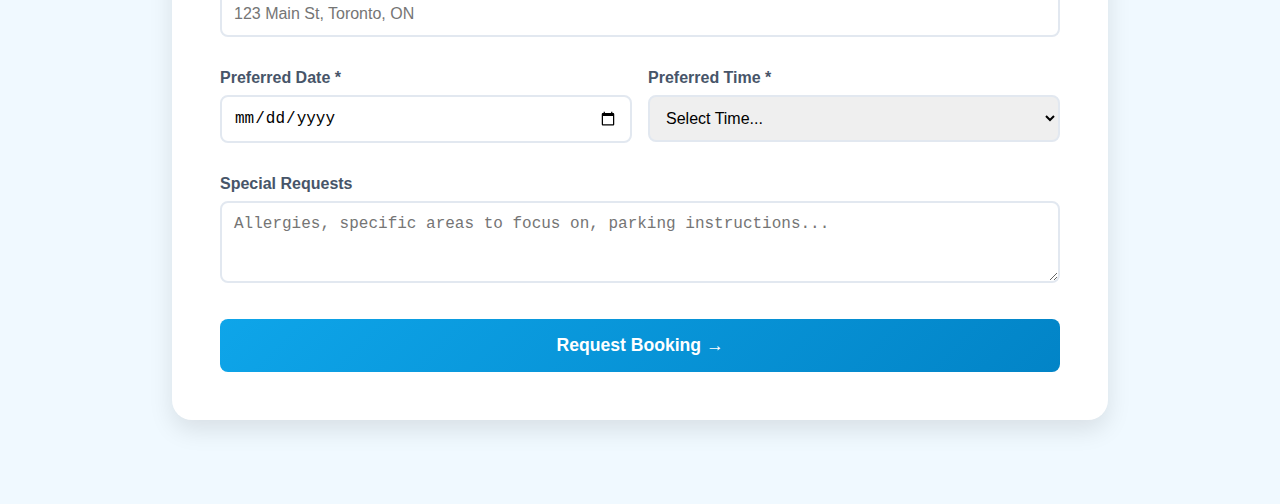
<file: cleanco.html>
<!DOCTYPE html>
<html lang="en">
<head>
    <meta charset="UTF-8">
    <meta name="viewport" content="width=device-width, initial-scale=1.0">
    <title>CleanCo - Professional Cleaning Services Demo</title>
    <style>
        * {
            margin: 0;
            padding: 0;
            box-sizing: border-box;
        }

        body {
            font-family: -apple-system, BlinkMacSystemFont, 'Segoe UI', Roboto, sans-serif;
            color: #1e293b;
            background: #f0f9ff;
        }

        .header {
            background: linear-gradient(135deg, #0ea5e9 0%, #0284c7 100%);
            color: white;
            padding: 4rem 2rem;
            text-align: center;
        }

        .header h1 {
            font-size: 2.5rem;
            margin-bottom: 0.5rem;
        }

        .header p {
            font-size: 1.25rem;
            opacity: 0.9;
        }

        .trust-badges {
            display: flex;
            justify-content: center;
            gap: 2rem;
            margin-top: 2rem;
            flex-wrap: wrap;
        }

        .trust-badge {
            background: rgba(255,255,255,0.2);
            padding: 0.5rem 1rem;
            border-radius: 20px;
            font-size: 0.9rem;
        }

        .container {
            max-width: 1000px;
            margin: 0 auto;
            padding: 2rem;
        }

        .services {
            display: grid;
            grid-template-columns: repeat(auto-fit, minmax(300px, 1fr));
            gap: 2rem;
            margin: 3rem 0;
        }

        .service-card {
            background: white;
            padding: 2rem;
            border-radius: 15px;
            box-shadow: 0 4px 6px rgba(0,0,0,0.1);
            text-align: center;
        }

        .service-icon {
            font-size: 3rem;
            margin-bottom: 1rem;
        }

        .service-card h3 {
            color: #0284c7;
            margin-bottom: 1rem;
        }

        .price-tag {
            background: #0ea5e9;
            color: white;
            padding: 0.5rem 1rem;
            border-radius: 20px;
            display: inline-block;
            margin-top: 1rem;
            font-weight: 700;
        }

        .booking-section {
            background: white;
            padding: 3rem;
            border-radius: 20px;
            box-shadow: 0 10px 25px rgba(0,0,0,0.1);
            margin: 3rem 0;
        }

        .booking-section h2 {
            text-align: center;
            color: #0284c7;
            margin-bottom: 2rem;
        }

        .form-grid {
            display: grid;
            grid-template-columns: 1fr 1fr;
            gap: 1rem;
        }

        .form-group {
            margin-bottom: 1rem;
        }

        .form-group.full-width {
            grid-column: 1 / -1;
        }

        .form-group label {
            display: block;
            margin-bottom: 0.5rem;
            font-weight: 600;
            color: #475569;
        }

        .form-group input,
        .form-group select,
        .form-group textarea {
            width: 100%;
            padding: 0.75rem;
            border: 2px solid #e2e8f0;
            border-radius: 8px;
            font-size: 1rem;
        }

        .form-group input:focus {
            outline: none;
            border-color: #0ea5e9;
        }

        .submit-btn {
            width: 100%;
            padding: 1rem;
            background: linear-gradient(135deg, #0ea5e9 0%, #0284c7 100%);
            color: white;
            border: none;
            border-radius: 8px;
            font-size: 1.1rem;
            font-weight: 700;
            cursor: pointer;
            grid-column: 1 / -1;
        }

        .testimonial {
            background: white;
            padding: 2rem;
            border-radius: 15px;
            margin: 2rem 0;
            border-left: 4px solid #0ea5e9;
        }

        .stars {
            color: #fbbf24;
            font-size: 1.25rem;
            margin-bottom: 1rem;
        }

        .back-link {
            display: inline-block;
            margin-bottom: 2rem;
            color: #0284c7;
            text-decoration: none;
            font-weight: 600;
        }

        .demo-banner {
            background: #fef3c7;
            color: #92400e;
            text-align: center;
            padding: 0.75rem;
            font-size: 0.9rem;
        }

        @media (max-width: 768px) {
            .form-grid {
                grid-template-columns: 1fr;
            }
        }
    </style>
</head>
<body>
    <div class="demo-banner">⚠️ Demo Business Website - Bookings go to test system only</div>

    <div class="header">
        <h1>🧹 CleanCo Services</h1>
        <p>Professional Home & Office Cleaning in Toronto</p>
        <div class="trust-badges">
            <span class="trust-badge">⭐ 4.9 Rating</span>
            <span class="trust-badge">🏆 500+ Homes Cleaned</span>
            <span class="trust-badge">🛡️ Insured & Bonded</span>
        </div>
    </div>

    <div class="container">
        <a href="index.html" class="back-link">← Back to Portfolio</a>

        <div class="services">
            <div class="service-card">
                <div class="service-icon">🏠</div>
                <h3>Home Cleaning</h3>
                <p>Deep cleaning for apartments, condos, and houses. Kitchen, bathrooms, bedrooms, living areas.</p>
                <div class="price-tag">From $120</div>
            </div>
            <div class="service-card">
                <div class="service-icon">🏢</div>
                <h3>Office Cleaning</h3>
                <p>Commercial spaces, retail stores, medical offices. After-hours service available.</p>
                <div class="price-tag">From $200</div>
            </div>
            <div class="service-card">
                <div class="service-icon">🧽</div>
                <h3>Deep Cleaning</h3>
                <p>Move-in/move-out, post-renovation, spring cleaning. Detailed and thorough.</p>
                <div class="price-tag">From $250</div>
            </div>
        </div>

        <div class="testimonial">
            <div class="stars">⭐⭐⭐⭐⭐</div>
            <p>"CleanCo transformed our apartment! Professional, punctual, and spotless results every time. Highly recommend!"</p>
            <p style="margin-top: 1rem; font-weight: 600; color: #64748b;">- Jennifer M., Downtown Toronto</p>
        </div>

        <div class="booking-section">
            <h2>📅 Book Your Cleaning</h2>
            <form action="https://formspree.io/f/YOUR_FORM_ID" method="POST">
                <div class="form-grid">
                    <div class="form-group">
                        <label for="name">Your Name *</label>
                        <input type="text" id="name" name="name" required placeholder="John Smith">
                    </div>
                    <div class="form-group">
                        <label for="phone">Phone Number *</label>
                        <input type="tel" id="phone" name="phone" required placeholder="(416) 555-0123">
                    </div>
                    <div class="form-group">
                        <label for="email">Email Address *</label>
                        <input type="email" id="email" name="email" required placeholder="john@email.com">
                    </div>
                    <div class="form-group">
                        <label for="service">Service Type *</label>
                        <select id="service" name="service" required>
                            <option value="">Select Service...</option>
                            <option value="home">Home Cleaning</option>
                            <option value="office">Office Cleaning</option>
                            <option value="deep">Deep Cleaning</option>
                        </select>
                    </div>
                    <div class="form-group full-width">
                        <label for="address">Address *</label>
                        <input type="text" id="address" name="address" required placeholder="123 Main St, Toronto, ON">
                    </div>
                    <div class="form-group">
                        <label for="date">Preferred Date *</label>
                        <input type="date" id="date" name="date" required>
                    </div>
                    <div class="form-group">
                        <label for="time">Preferred Time *</label>
                        <select id="time" name="time" required>
                            <option value="">Select Time...</option>
                            <option value="morning">Morning (8AM - 12PM)</option>
                            <option value="afternoon">Afternoon (12PM - 5PM)</option>
                            <option value="evening">Evening (5PM - 8PM)</option>
                        </select>
                    </div>
                    <div class="form-group full-width">
                        <label for="notes">Special Requests</label>
                        <textarea id="notes" name="notes" placeholder="Allergies, specific areas to focus on, parking instructions..." rows="3"></textarea>
                    </div>
                    <button type="submit" class="submit-btn">Request Booking →</button>
                </div>
            </form>
        </div>
    </div>
</body>
</html>
</file>
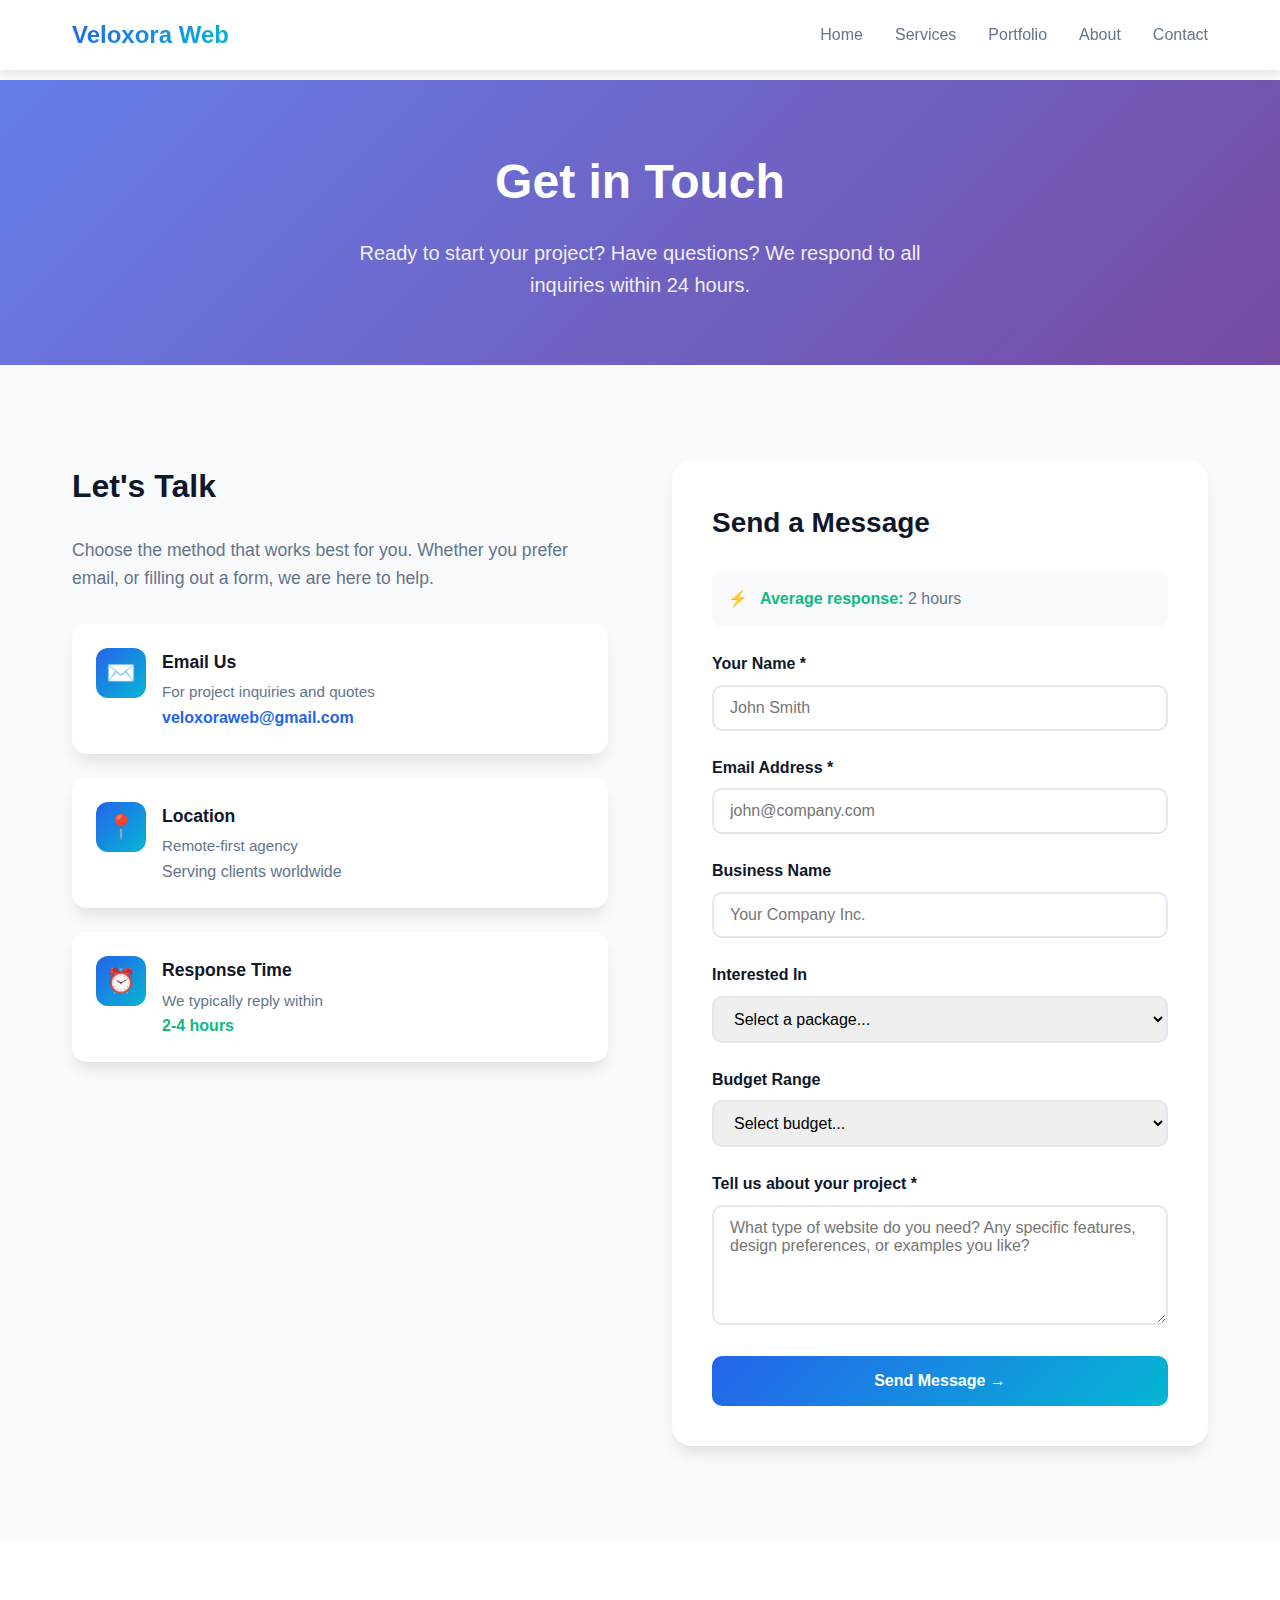
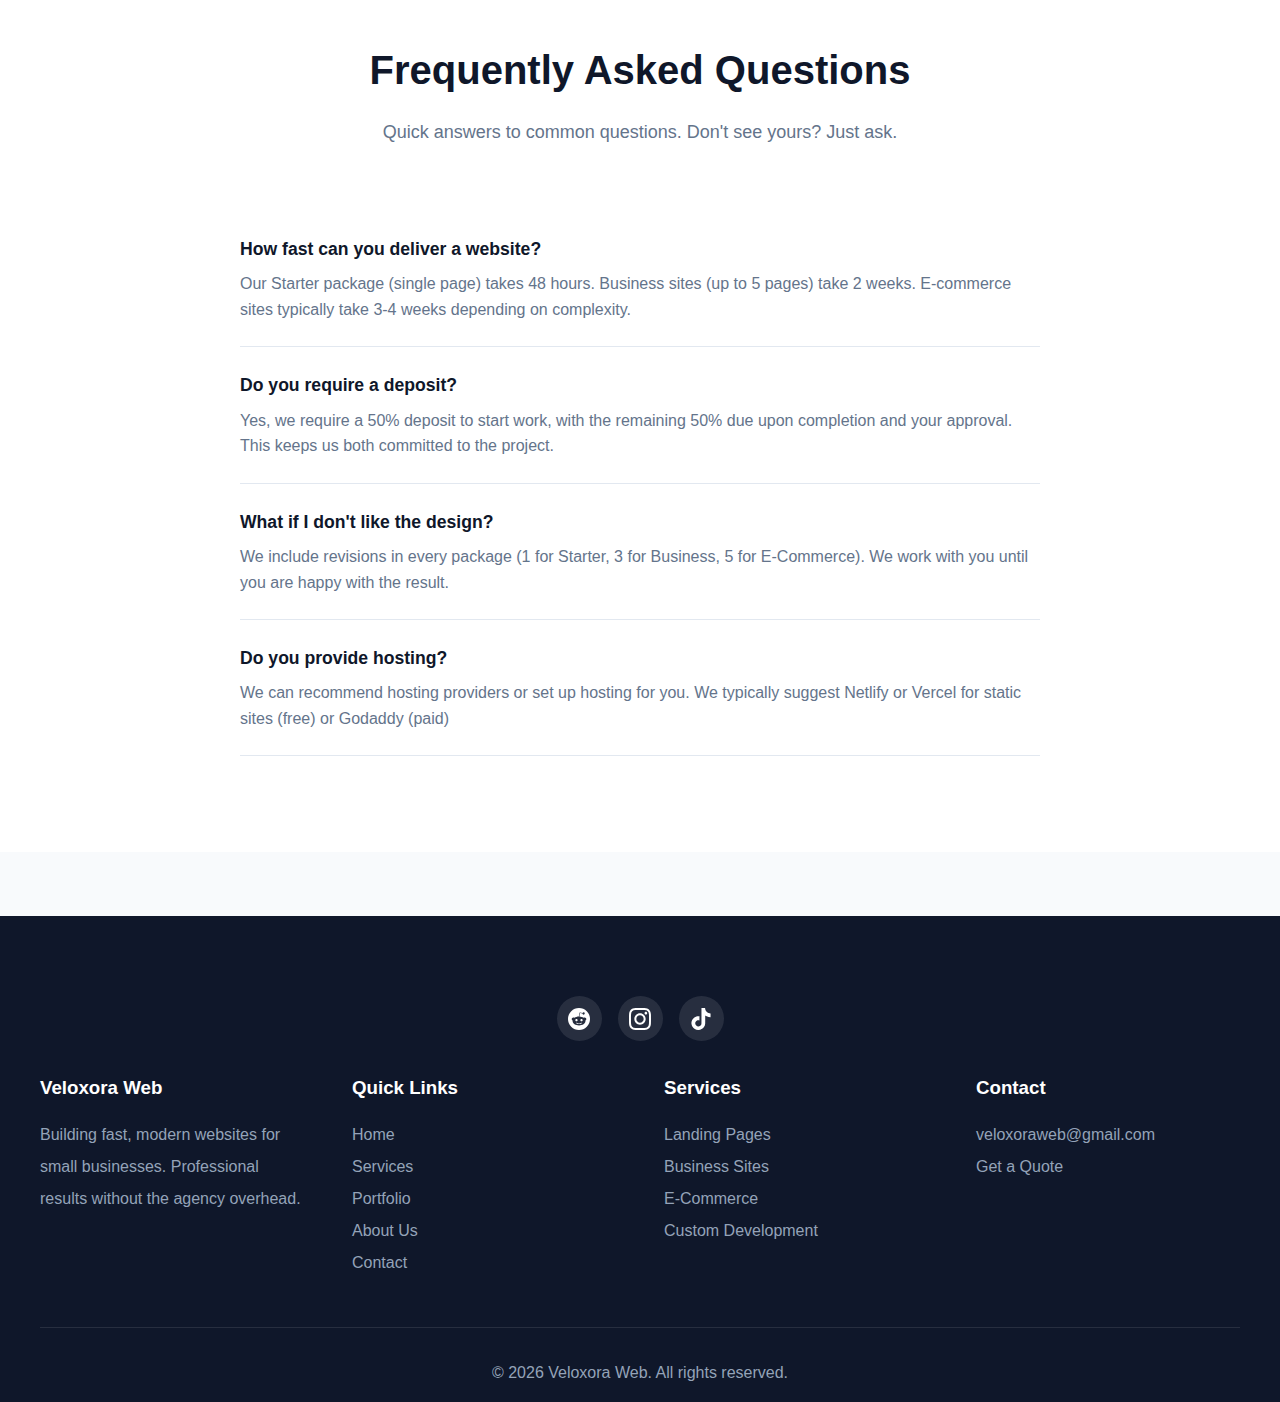
<file: contact.html>
<!DOCTYPE html>
<html lang="en">
<head>
    <meta charset="UTF-8">
    <meta name="viewport" content="width=device-width, initial-scale=1.0">
    <meta name="description" content="Contact Veloxora Web - Get a free quote for your web development project.">
    <title>Contact Us | Veloxora Web</title>
    <link rel="stylesheet" href="styles.css">
    <style>
        /* Contact Container */
        .contact-container {
            max-width: 1200px;
            margin: 0 auto;
            padding: 6rem 2rem;
            display: grid;
            grid-template-columns: 1fr 1fr;
            gap: 4rem;
        }

        /* Contact Info */
        .contact-info h2 {
            font-size: 2rem;
            margin-bottom: 1.5rem;
            color: var(--dark);
        }

        .contact-info > p {
            color: var(--secondary);
            font-size: 1.1rem;
            margin-bottom: 2rem;
            line-height: 1.6;
        }

        .contact-methods {
            display: flex;
            flex-direction: column;
            gap: 1.5rem;
        }

        .contact-method {
            display: flex;
            align-items: flex-start;
            gap: 1rem;
            padding: 1.5rem;
            background: var(--white);
            border-radius: 15px;
            box-shadow: var(--shadow);
            transition: all 0.3s;
        }

        .contact-method:hover {
            transform: translateX(5px);
            box-shadow: var(--shadow-lg);
        }

        .method-icon {
            width: 50px;
            height: 50px;
            background: var(--gradient-btn);
            border-radius: 12px;
            display: flex;
            align-items: center;
            justify-content: center;
            color: white;
            font-size: 1.5rem;
            flex-shrink: 0;
        }

        .method-details h3 {
            font-size: 1.1rem;
            margin-bottom: 0.25rem;
            color: var(--dark);
        }

        .method-details p {
            color: var(--secondary);
            font-size: 0.95rem;
        }

        .method-details a {
            color: var(--primary);
            text-decoration: none;
            font-weight: 600;
        }

        /* Contact Form */
        .contact-form-wrapper {
            background: var(--white);
            padding: 2.5rem;
            border-radius: 20px;
            box-shadow: var(--shadow);
        }

        .contact-form-wrapper h2 {
            font-size: 1.75rem;
            margin-bottom: 1.5rem;
            color: var(--dark);
        }

        .form-group {
            margin-bottom: 1.5rem;
        }

        .form-group label {
            display: block;
            margin-bottom: 0.5rem;
            font-weight: 600;
            color: var(--dark);
        }

        .form-group input,
        .form-group textarea,
        .form-group select {
            width: 100%;
            padding: 0.75rem 1rem;
            border: 2px solid #e2e8f0;
            border-radius: 10px;
            font-family: inherit;
            font-size: 1rem;
            transition: border-color 0.3s;
        }

        .form-group input:focus,
        .form-group textarea:focus,
        .form-group select:focus {
            outline: none;
            border-color: var(--primary);
        }

        .form-group textarea {
            resize: vertical;
            min-height: 120px;
        }

        .submit-btn {
            width: 100%;
            background: var(--gradient-btn);
            color: var(--white);
            padding: 1rem;
            border: none;
            border-radius: 10px;
            font-size: 1rem;
            font-weight: 600;
            cursor: pointer;
            transition: transform 0.3s;
        }

        .submit-btn:hover {
            transform: translateY(-2px);
        }

        /* Response Time Banner */
        .response-banner {
            background: var(--light);
            padding: 1rem;
            border-radius: 10px;
            margin-bottom: 1.5rem;
            display: flex;
            align-items: center;
            gap: 0.75rem;
            color: var(--secondary);
        }

        .response-banner strong {
            color: var(--success);
        }

        /* FAQ Section */
        .faq-section {
            background: var(--white);
            padding: 6rem 2rem;
        }

        .faq-container {
            max-width: 800px;
            margin: 0 auto;
        }

        .faq-item {
            border-bottom: 1px solid #e2e8f0;
            padding: 1.5rem 0;
        }

        .faq-item h3 {
            font-size: 1.1rem;
            color: var(--dark);
            margin-bottom: 0.5rem;
            cursor: pointer;
        }

        .faq-item p {
            color: var(--secondary);
            line-height: 1.6;
        }

        @media (max-width: 768px) {
            .contact-container {
                grid-template-columns: 1fr;
                gap: 3rem;
                padding: 3rem 1.5rem;
            }
        }
    </style>
</head>
<body>
     <!-- Navigation -->
    <nav class="navbar">
        <div class="nav-container">
            <a href="index.html" class="logo">Veloxora Web</a>
            <ul class="nav-links">
                <li><a href="index.html">Home</a></li>
                <li><a href="services.html">Services</a></li>
                <li><a href="portfolio.html">Portfolio</a></li>
                <li><a href="about.html">About</a></li>
                <li><a href="contact.html">Contact</a></li>
            </ul>
            <button class="mobile-menu-btn" onclick="toggleMenu()">☰</button>
        </div>
    </nav>

    <!-- Page Header -->
    <section class="page-header">
        <h1>Get in Touch</h1>
        <p>Ready to start your project? Have questions? We respond to all inquiries within 24 hours.</p>
    </section>

    <!-- Contact Section -->
    <section class="contact-container">
        <!-- Contact Methods -->
        <div class="contact-info">
            <h2>Let's Talk</h2>
            <p>Choose the method that works best for you. Whether you prefer email, or filling out a form, we are here to help.</p>
            
            <div class="contact-methods">
                <div class="contact-method">
                    <div class="method-icon">✉️</div>
                    <div class="method-details">
                        <h3>Email Us</h3>
                        <p>For project inquiries and quotes</p>
                        <a href="mailto:veloxoraweb@gmail.com">veloxoraweb@gmail.com</a>
                    </div>
                </div>

                <div class="contact-method">
                    <div class="method-icon">📍</div>
                    <div class="method-details">
                        <h3>Location</h3>
                        <p>Remote-first agency</p>
                        <span style="color: var(--secondary);">Serving clients worldwide</span>
                    </div>
                </div>

                <div class="contact-method">
                    <div class="method-icon">⏰</div>
                    <div class="method-details">
                        <h3>Response Time</h3>
                        <p>We typically reply within</p>
                        <span style="color: var(--success); font-weight: 600;">2-4 hours</span>
                    </div>
                </div>
            </div>
        </div>

        <!-- Contact Form -->
        <div class="contact-form-wrapper">
            <h2>Send a Message</h2>
            
            <div class="response-banner">
                <span>⚡</span>
                <span><strong>Average response:</strong> 2 hours</span>
            </div>

            <form action="https://formspree.io/f/xkovrrly" method="POST">
                <div class="form-group">
                    <label for="name">Your Name *</label>
                    <input type="text" id="name" name="name" required placeholder="John Smith">
                </div>

                <div class="form-group">
                    <label for="email">Email Address *</label>
                    <input type="email" id="email" name="email" required placeholder="john@company.com">
                </div>

                <div class="form-group">
                    <label for="business">Business Name</label>
                    <input type="text" id="business" name="business" placeholder="Your Company Inc.">
                </div>

                <div class="form-group">
                    <label for="package">Interested In</label>
                    <select id="package" name="package">
                        <option value="">Select a package...</option>
                        <option value="starter">Starter ($400) - Landing Page</option>
                        <option value="business">Business ($600) - 5 Pages</option>
                        <option value="ecommerce">E-Commerce ($900+) - Online Store</option>
                        <option value="custom">Custom Project</option>
                    </select>
                </div>

                <div class="form-group">
                    <label for="budget">Budget Range</label>
                    <select id="budget" name="budget">
                        <option value="">Select budget...</option>
                        <option value="400-600">$400 - $600</option>
                        <option value="600-900">$600 - $900</option>
                        <option value="900-1500">$900 - $1,500</option>
                        <option value="1500+">$1,500+</option>
                    </select>
                </div>

                <div class="form-group">
                    <label for="message">Tell us about your project *</label>
                    <textarea id="message" name="message" required placeholder="What type of website do you need? Any specific features, design preferences, or examples you like?"></textarea>
                </div>
                 <!-- Hidden field for Formspree -->
            <input type="hidden" name="_subject" value="New Veloxora Web Inquiry">
            <button type="submit" class="submit-btn">Send Message →</button>
            </form>
        </div>
    </section>

    <!-- FAQ Section -->
    <section class="faq-section">
        <div class="faq-container">
            <div class="section-header">
                <h2>Frequently Asked Questions</h2>
                <p>Quick answers to common questions. Don't see yours? Just ask.</p>
            </div>

            <div class="faq-item">
                <h3>How fast can you deliver a website?</h3>
                <p>Our Starter package (single page) takes 48 hours. Business sites (up to 5 pages) take 2 weeks. E-commerce sites typically take 3-4 weeks depending on complexity.</p>
            </div>

            <div class="faq-item">
                <h3>Do you require a deposit?</h3>
                <p>Yes, we require a 50% deposit to start work, with the remaining 50% due upon completion and your approval. This keeps us both committed to the project.</p>
            </div>

            <div class="faq-item">
                <h3>What if I don't like the design?</h3>
                <p>We include revisions in every package (1 for Starter, 3 for Business, 5 for E-Commerce). We work with you until you are happy with the result.</p>
            </div>

            <div class="faq-item">
                <h3>Do you provide hosting?</h3>
                <p>We can recommend hosting providers or set up hosting for you. We typically suggest Netlify or Vercel for static sites (free) or Godaddy (paid)</p>
            </div>

    </section>

    <footer>
        <div class="footer-content">
            <div class="social-links">
                <a href="https://www.reddit.com/user/VeloxoraWeb" class="reddit" target="_blank" aria-label="Reddit">
                    <svg viewBox="0 0 24 24" width="22" height="22" fill="currentColor">
                        <path d="M12 0A12 12 0 0 0 0 12a12 12 0 0 0 12 12 12 12 0 0 0 12-12A12 12 0 0 0 12 0zm5.01 4.744c.688 0 1.25.561 1.25 1.249a1.25 1.25 0 0 1-2.498.056l-2.597-.547-.8 3.747c1.824.07 3.48.632 4.674 1.488.308-.309.73-.491 1.207-.491.968 0 1.754.786 1.754 1.754 0 .716-.435 1.333-1.01 1.614a3.111 3.111 0 0 1 .042.52c0 2.694-3.13 4.87-7.004 4.87-3.874 0-7.004-2.176-7.004-4.87 0-.183.015-.366.043-.534A1.748 1.748 0 0 1 4.028 12c0-.968.786-1.754 1.754-1.754.463 0 .898.196 1.207.49 1.207-.883 2.878-1.43 4.744-1.487l.885-4.182a.342.342 0 0 1 .14-.197.35.35 0 0 1 .238-.042l2.906.617a1.214 1.214 0 0 1 1.108-.701zM9.25 12C8.561 12 8 12.562 8 13.25c0 .687.561 1.248 1.25 1.248.687 0 1.248-.561 1.248-1.249 0-.688-.561-1.249-1.249-1.249zm5.5 0c-.687 0-1.248.561-1.248 1.25 0 .687.561 1.248 1.249 1.248.688 0 1.249-.561 1.249-1.249 0-.687-.562-1.249-1.25-1.249zm-5.466 3.99a.327.327 0 0 0-.231.094.33.33 0 0 0 0 .463c.842.842 2.484.913 2.961.913.477 0 2.105-.056 2.961-.913a.361.361 0 0 0 .029-.463.33.33 0 0 0-.464 0c-.547.533-1.684.73-2.512.73-.828 0-1.979-.196-2.512-.73a.326.326 0 0 0-.232-.095z"/>
                    </svg>
                </a>
                <a href="https://www.instagram.com/veloxoraweb" class="instagram" target="_blank" aria-label="Instagram">
                    <svg viewBox="0 0 24 24" width="22" height="22" fill="currentColor">
                        <path d="M12 2.163c3.204 0 3.584.012 4.85.07 3.252.148 4.771 1.691 4.919 4.919.058 1.265.069 1.645.069 4.849 0 3.205-.012 3.584-.069 4.849-.149 3.225-1.664 4.771-4.919 4.919-1.266.058-1.644.07-4.85.07-3.204 0-3.584-.012-4.849-.07-3.26-.149-4.771-1.699-4.919-4.92-.058-1.265-.07-1.644-.07-4.849 0-3.204.013-3.583.07-4.849.149-3.227 1.664-4.771 4.919-4.919 1.266-.057 1.645-.069 4.849-.069zm0-2.163c-3.259 0-3.667.014-4.947.072-4.358.2-6.78 2.618-6.98 6.98-.059 1.281-.073 1.689-.073 4.948 0 3.259.014 3.668.072 4.948.2 4.358 2.618 6.78 6.98 6.98 1.281.058 1.689.072 4.948.072 3.259 0 3.668-.014 4.948-.072 4.354-.2 6.782-2.618 6.979-6.98.059-1.28.073-1.689.073-4.948 0-3.259-.014-3.667-.072-4.947-.196-4.354-2.617-6.78-6.979-6.98-1.281-.059-1.69-.073-4.949-.073zm0 5.838c-3.403 0-6.162 2.759-6.162 6.162s2.759 6.163 6.162 6.163 6.162-2.759 6.162-6.163c0-3.403-2.759-6.162-6.162-6.162zm0 10.162c-2.209 0-4-1.79-4-4 0-2.209 1.791-4 4-4s4 1.791 4 4c0 2.21-1.791 4-4 4zm6.406-11.845c-.796 0-1.441.645-1.441 1.44s.645 1.44 1.441 1.44c.795 0 1.439-.645 1.439-1.44s-.644-1.44-1.439-1.44z"/>
                    </svg>
                </a>
                <a href="https://www.tiktok.com/@veloxora.web" class="tiktok" target="_blank" aria-label="TikTok">
                    <svg viewBox="0 0 24 24" width="22" height="22" fill="currentColor">
                        <path d="M12.525.02c1.31-.02 2.61-.01 3.91-.02.08 1.53.63 3.09 1.75 4.17 1.12 1.11 2.7 1.62 4.24 1.79v4.03c-1.44-.05-2.89-.35-4.2-.97-.57-.26-1.1-.59-1.62-.93-.01 2.92.01 5.84-.02 8.75-.08 1.4-.54 2.79-1.35 3.94-1.31 1.92-3.58 3.17-5.91 3.21-1.43.08-2.86-.31-4.08-1.03-2.02-1.19-3.44-3.37-3.65-5.71-.02-.5-.03-1-.01-1.49.18-1.9 1.12-3.72 2.58-4.96 1.66-1.44 3.98-2.13 6.15-1.72.02 1.48-.04 2.96-.04 4.44-.99-.32-2.15-.23-3.02.37-.63.41-1.11 1.04-1.36 1.75-.21.51-.15 1.07-.14 1.61.24 1.64 1.82 3.02 3.5 2.87 1.12-.01 2.19-.66 2.77-1.61.19-.33.4-.67.41-1.06.1-1.79.06-3.57.07-5.36.01-4.03-.01-8.05.02-12.07z"/>
                    </svg>
                </a>
            </div>
            <div class="footer-grid">
                <div class="footer-section">
                    <h3>Veloxora Web</h3>
                    <p>Building fast, modern websites for small businesses. Professional results without the agency overhead.</p>
                </div>
                <div class="footer-section">
                    <h3>Quick Links</h3>
                    <a href="index.html">Home</a><br>
                    <a href="services.html">Services</a><br>
                    <a href="portfolio.html">Portfolio</a><br>
                    <a href="about.html">About Us</a><br>
                    <a href="contact.html">Contact</a>
                </div>
                <div class="footer-section">
                    <h3>Services</h3>
                    <a href="services.html">Landing Pages</a><br>
                    <a href="services.html">Business Sites</a><br>
                    <a href="services.html">E-Commerce</a><br>
                    <a href="services.html">Custom Development</a>
                </div>
                <div class="footer-section">
                    <h3>Contact</h3>
                    <a href="mailto:veloxoraweb@gmail.com">veloxoraweb@gmail.com</a><br>
                    <a href="contact.html">Get a Quote</a><br>
                </div>
            </div>
            <div class="footer-bottom">
                <p>&copy; 2026 Veloxora Web. All rights reserved.</p>
            </div>
        </div>
    </footer>

    <script>
        function toggleMenu() {
            document.querySelector('.nav-links').classList.toggle('active');
        }

        // Pre-select package from URL parameter
        const urlParams = new URLSearchParams(window.location.search);
        const packageSelect = document.getElementById('package');
        const packageParam = urlParams.get('package');
        if (packageParam && packageSelect) {
            packageSelect.value = packageParam;
        }
    </script>
</body>
</html>
</file>
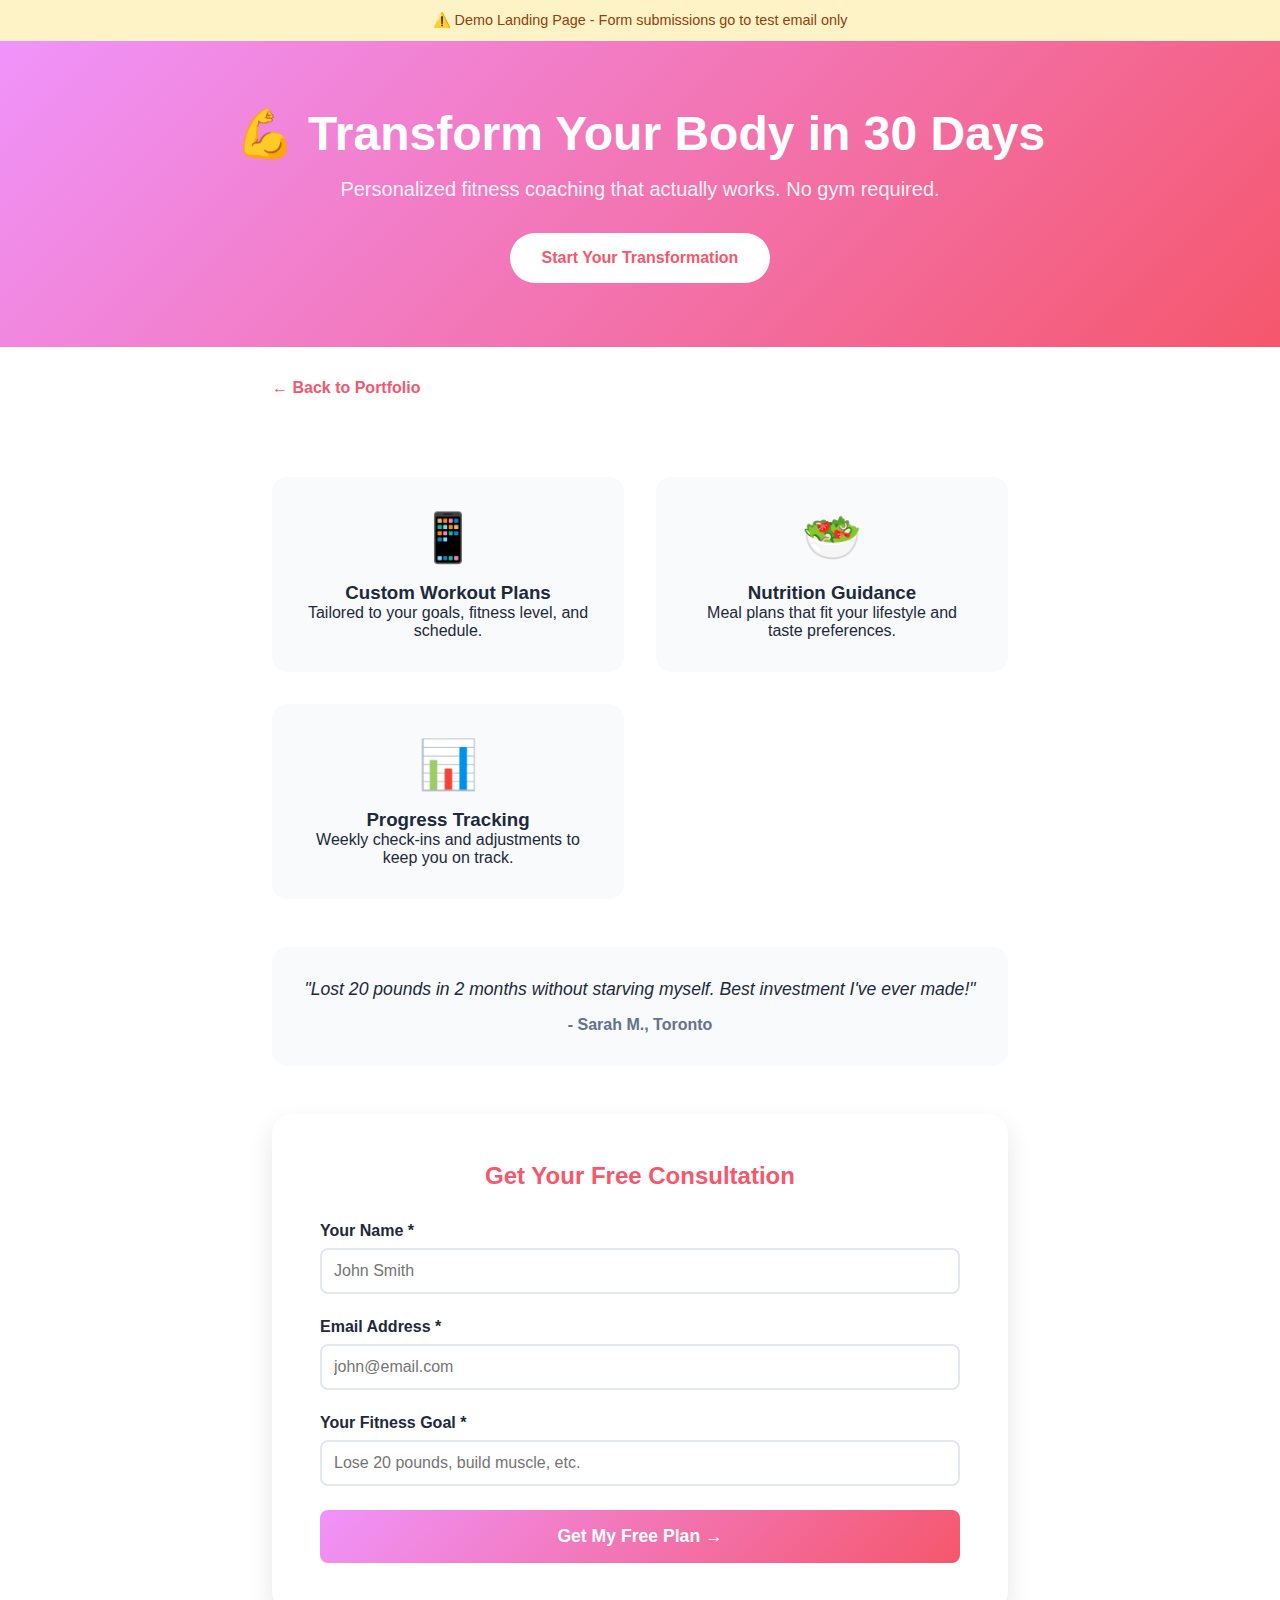
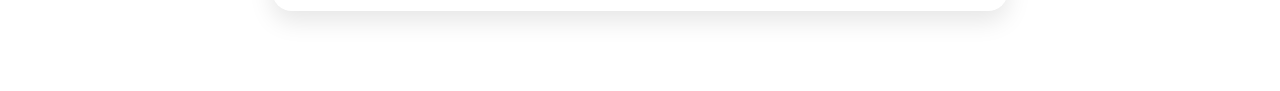
<file: fitpro.html>
<!DOCTYPE html>
<html lang="en">
<head>
    <meta charset="UTF-8">
    <meta name="viewport" content="width=device-width, initial-scale=1.0">
    <title>FitPro - Fitness Coaching Demo</title>
    <style>
        * {
            margin: 0;
            padding: 0;
            box-sizing: border-box;
        }

        body {
            font-family: -apple-system, BlinkMacSystemFont, 'Segoe UI', Roboto, sans-serif;
            color: #1e293b;
        }

        .hero {
            background: linear-gradient(135deg, #f093fb 0%, #f5576c 100%);
            color: white;
            padding: 4rem 2rem;
            text-align: center;
        }

        .hero h1 {
            font-size: 3rem;
            margin-bottom: 1rem;
        }

        .hero p {
            font-size: 1.25rem;
            margin-bottom: 2rem;
            opacity: 0.9;
        }

        .btn {
            display: inline-block;
            padding: 1rem 2rem;
            background: white;
            color: #f5576c;
            text-decoration: none;
            border-radius: 50px;
            font-weight: 700;
            transition: transform 0.3s;
        }

        .btn:hover {
            transform: translateY(-3px);
        }

        .container {
            max-width: 800px;
            margin: 0 auto;
            padding: 2rem;
        }

        .features {
            display: grid;
            grid-template-columns: repeat(auto-fit, minmax(250px, 1fr));
            gap: 2rem;
            margin: 3rem 0;
        }

        .feature {
            text-align: center;
            padding: 2rem;
            background: #f8fafc;
            border-radius: 15px;
        }

        .feature-icon {
            font-size: 3rem;
            margin-bottom: 1rem;
        }

        .form-section {
            background: white;
            padding: 3rem;
            border-radius: 20px;
            box-shadow: 0 10px 25px rgba(0,0,0,0.1);
            margin: 3rem 0;
        }

        .form-section h2 {
            text-align: center;
            margin-bottom: 2rem;
            color: #f5576c;
        }

        .form-group {
            margin-bottom: 1.5rem;
        }

        .form-group label {
            display: block;
            margin-bottom: 0.5rem;
            font-weight: 600;
        }

        .form-group input {
            width: 100%;
            padding: 0.75rem;
            border: 2px solid #e2e8f0;
            border-radius: 8px;
            font-size: 1rem;
        }

        .form-group input:focus {
            outline: none;
            border-color: #f5576c;
        }

        .submit-btn {
            width: 100%;
            padding: 1rem;
            background: linear-gradient(135deg, #f093fb 0%, #f5576c 100%);
            color: white;
            border: none;
            border-radius: 8px;
            font-size: 1.1rem;
            font-weight: 700;
            cursor: pointer;
        }

        .testimonial {
            background: #f8fafc;
            padding: 2rem;
            border-radius: 15px;
            margin: 2rem 0;
            text-align: center;
        }

        .testimonial-text {
            font-style: italic;
            font-size: 1.1rem;
            margin-bottom: 1rem;
        }

        .testimonial-author {
            font-weight: 700;
            color: #64748b;
        }

        .back-link {
            display: inline-block;
            margin-bottom: 2rem;
            color: #f5576c;
            text-decoration: none;
            font-weight: 600;
        }

        .demo-banner {
            background: #fef3c7;
            color: #92400e;
            text-align: center;
            padding: 0.75rem;
            font-size: 0.9rem;
        }

        @media (max-width: 768px) {
            .hero h1 {
                font-size: 2rem;
            }
        }
    </style>
</head>
<body>
    <div class="demo-banner">⚠️ Demo Landing Page - Form submissions go to test email only</div>
    
    <div class="hero">
        <h1>💪 Transform Your Body in 30 Days</h1>
        <p>Personalized fitness coaching that actually works. No gym required.</p>
        <a href="#signup" class="btn">Start Your Transformation</a>
    </div>

    <div class="container">
        <a href="index.html" class="back-link">← Back to Portfolio</a>

        <div class="features">
            <div class="feature">
                <div class="feature-icon">📱</div>
                <h3>Custom Workout Plans</h3>
                <p>Tailored to your goals, fitness level, and schedule.</p>
            </div>
            <div class="feature">
                <div class="feature-icon">🥗</div>
                <h3>Nutrition Guidance</h3>
                <p>Meal plans that fit your lifestyle and taste preferences.</p>
            </div>
            <div class="feature">
                <div class="feature-icon">📊</div>
                <h3>Progress Tracking</h3>
                <p>Weekly check-ins and adjustments to keep you on track.</p>
            </div>
        </div>

        <div class="testimonial">
            <div class="testimonial-text">"Lost 20 pounds in 2 months without starving myself. Best investment I've ever made!"</div>
            <div class="testimonial-author">- Sarah M., Toronto</div>
        </div>

        <div class="form-section" id="signup">
            <h2>Get Your Free Consultation</h2>
            <form action="https://formspree.io/f/YOUR_FORM_ID" method="POST">
                <div class="form-group">
                    <label for="name">Your Name *</label>
                    <input type="text" id="name" name="name" required placeholder="John Smith">
                </div>
                <div class="form-group">
                    <label for="email">Email Address *</label>
                    <input type="email" id="email" name="email" required placeholder="john@email.com">
                </div>
                <div class="form-group">
                    <label for="goal">Your Fitness Goal *</label>
                    <input type="text" id="goal" name="goal" required placeholder="Lose 20 pounds, build muscle, etc.">
                </div>
                <button type="submit" class="submit-btn">Get My Free Plan →</button>
            </form>
        </div>
    </div>
</body>
</html>
</file>
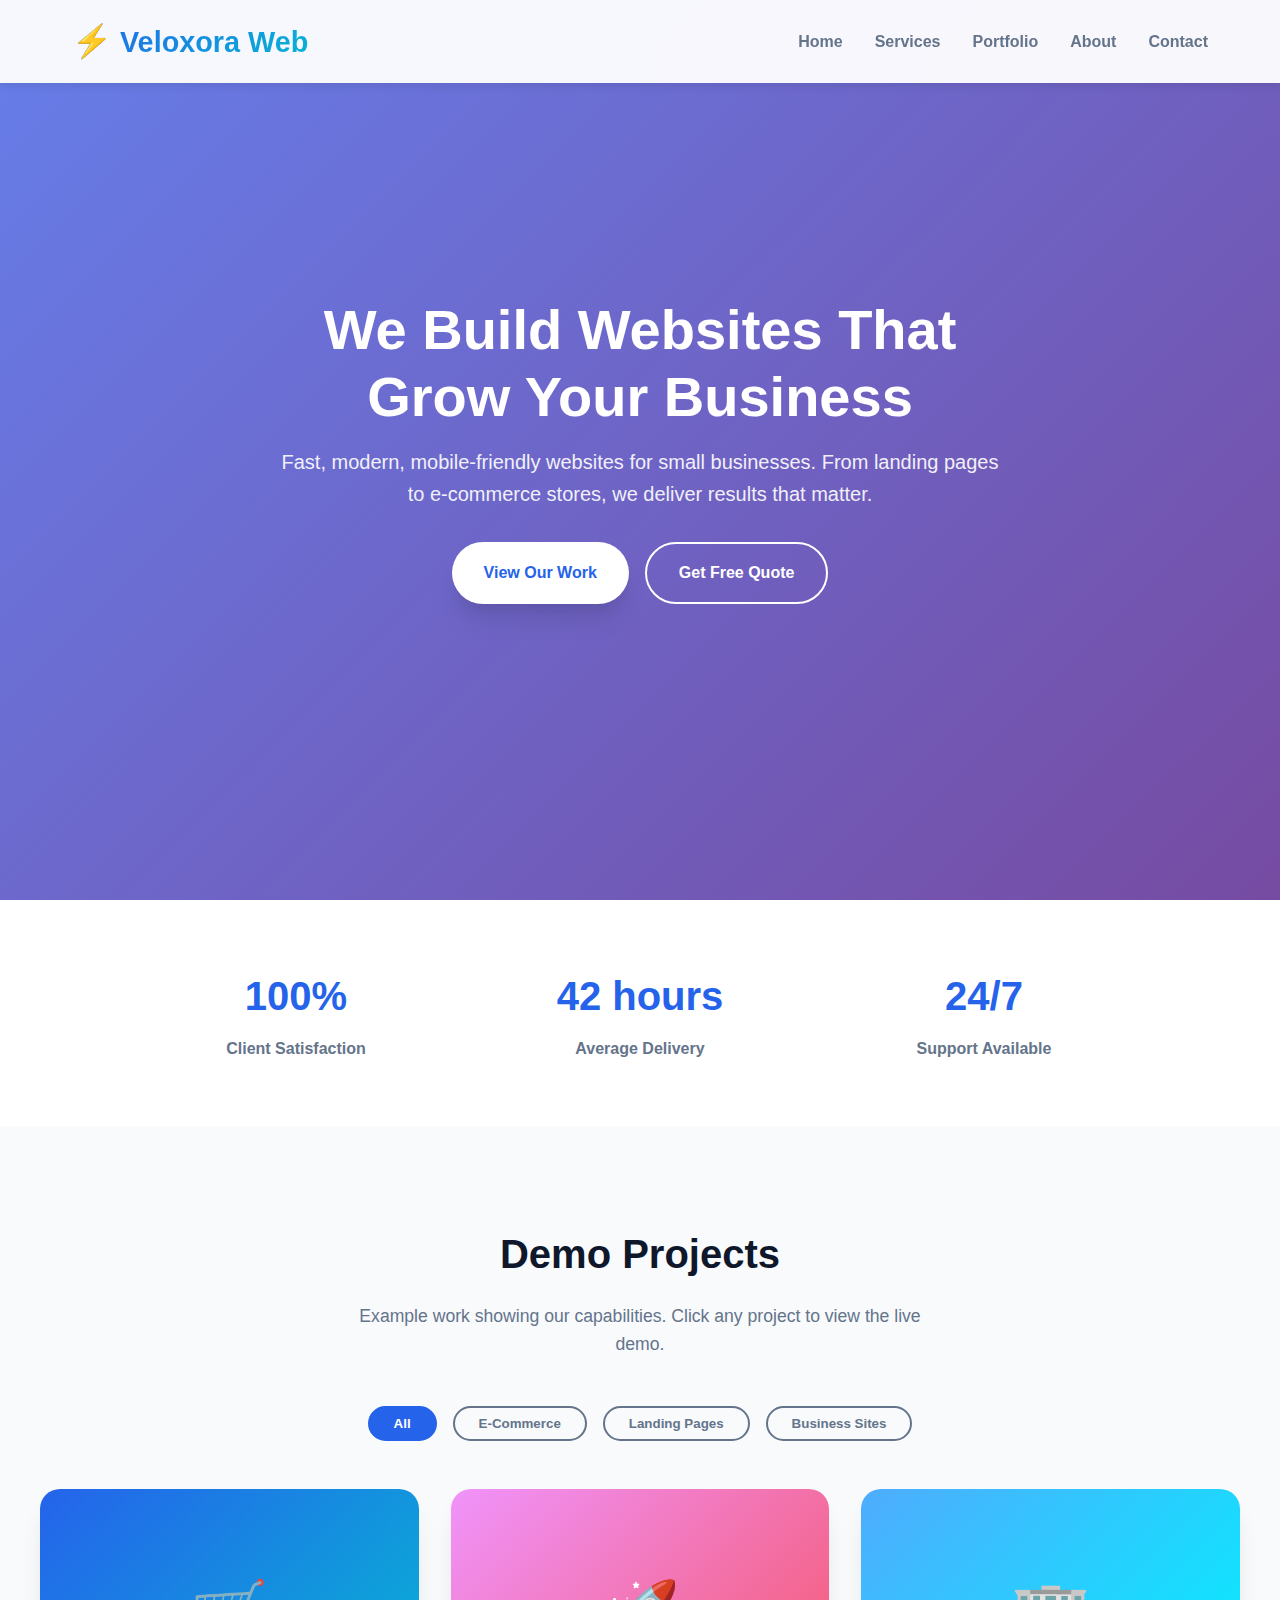
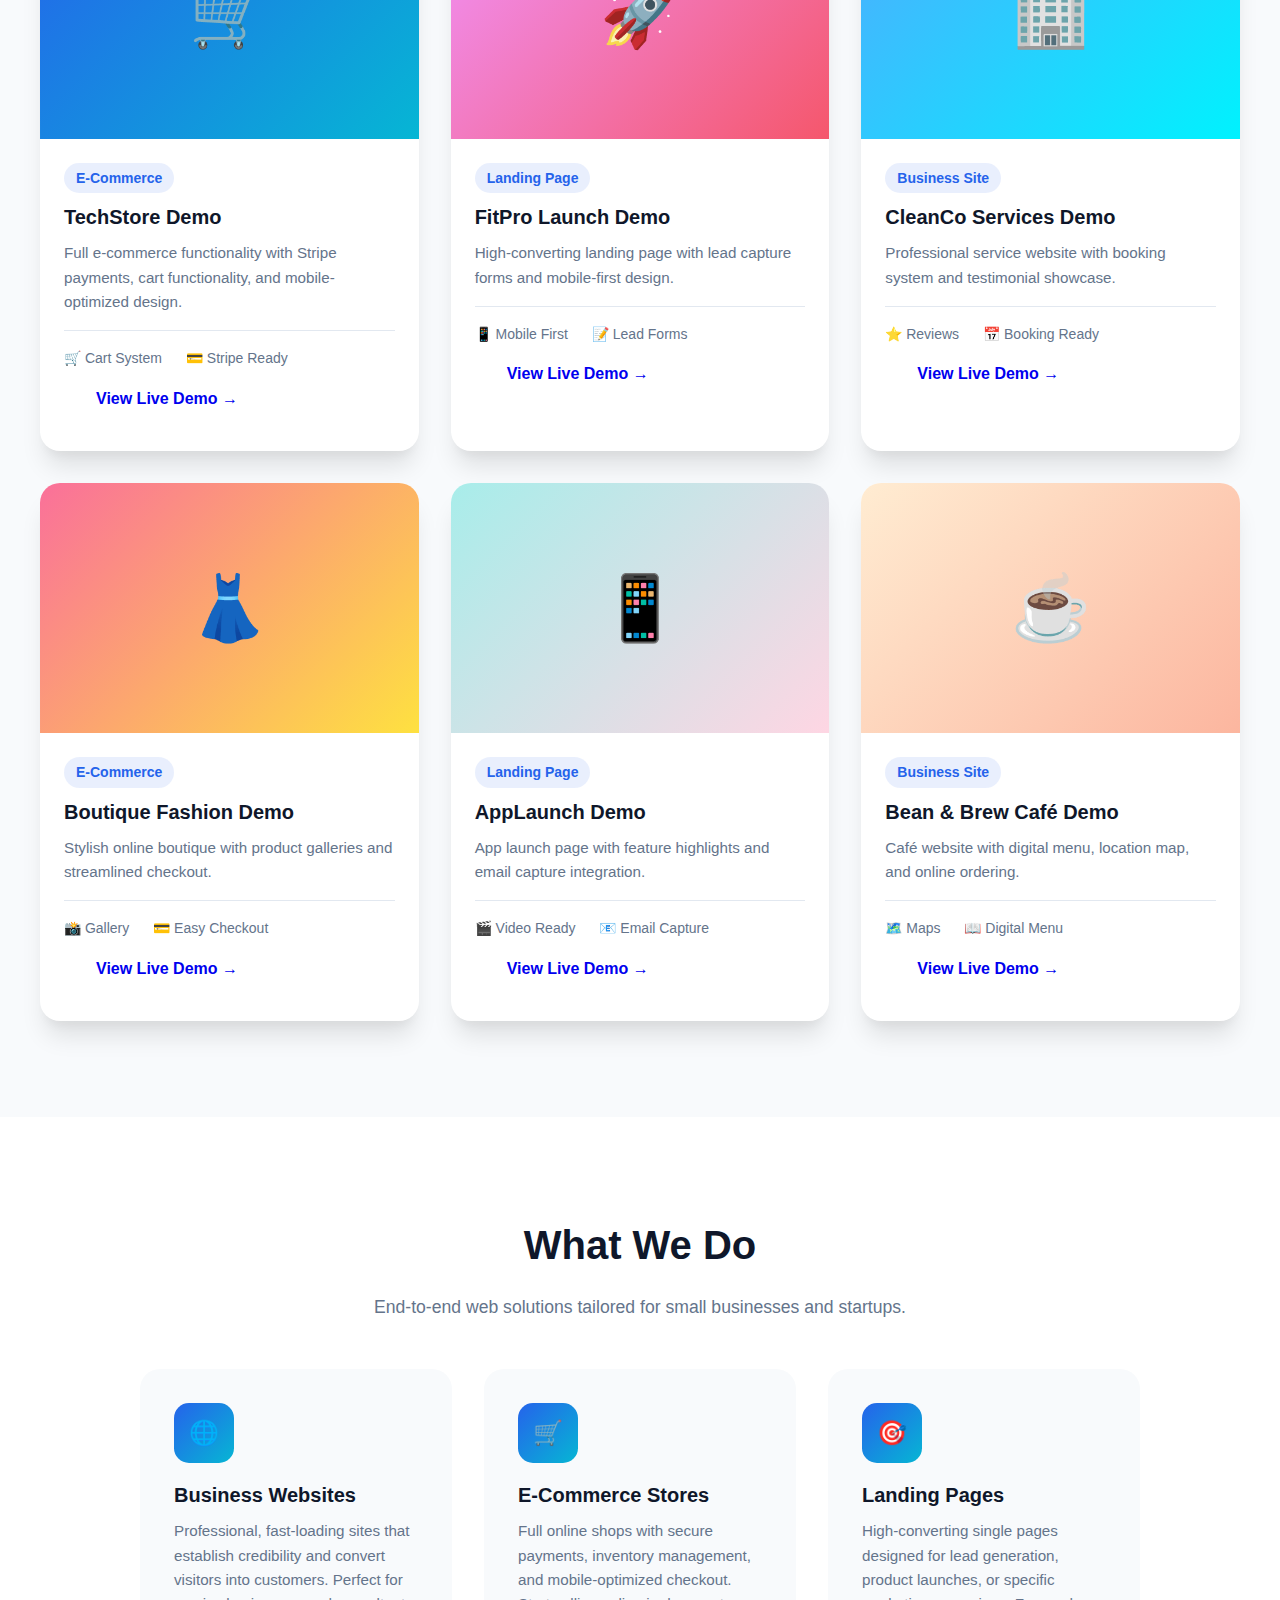
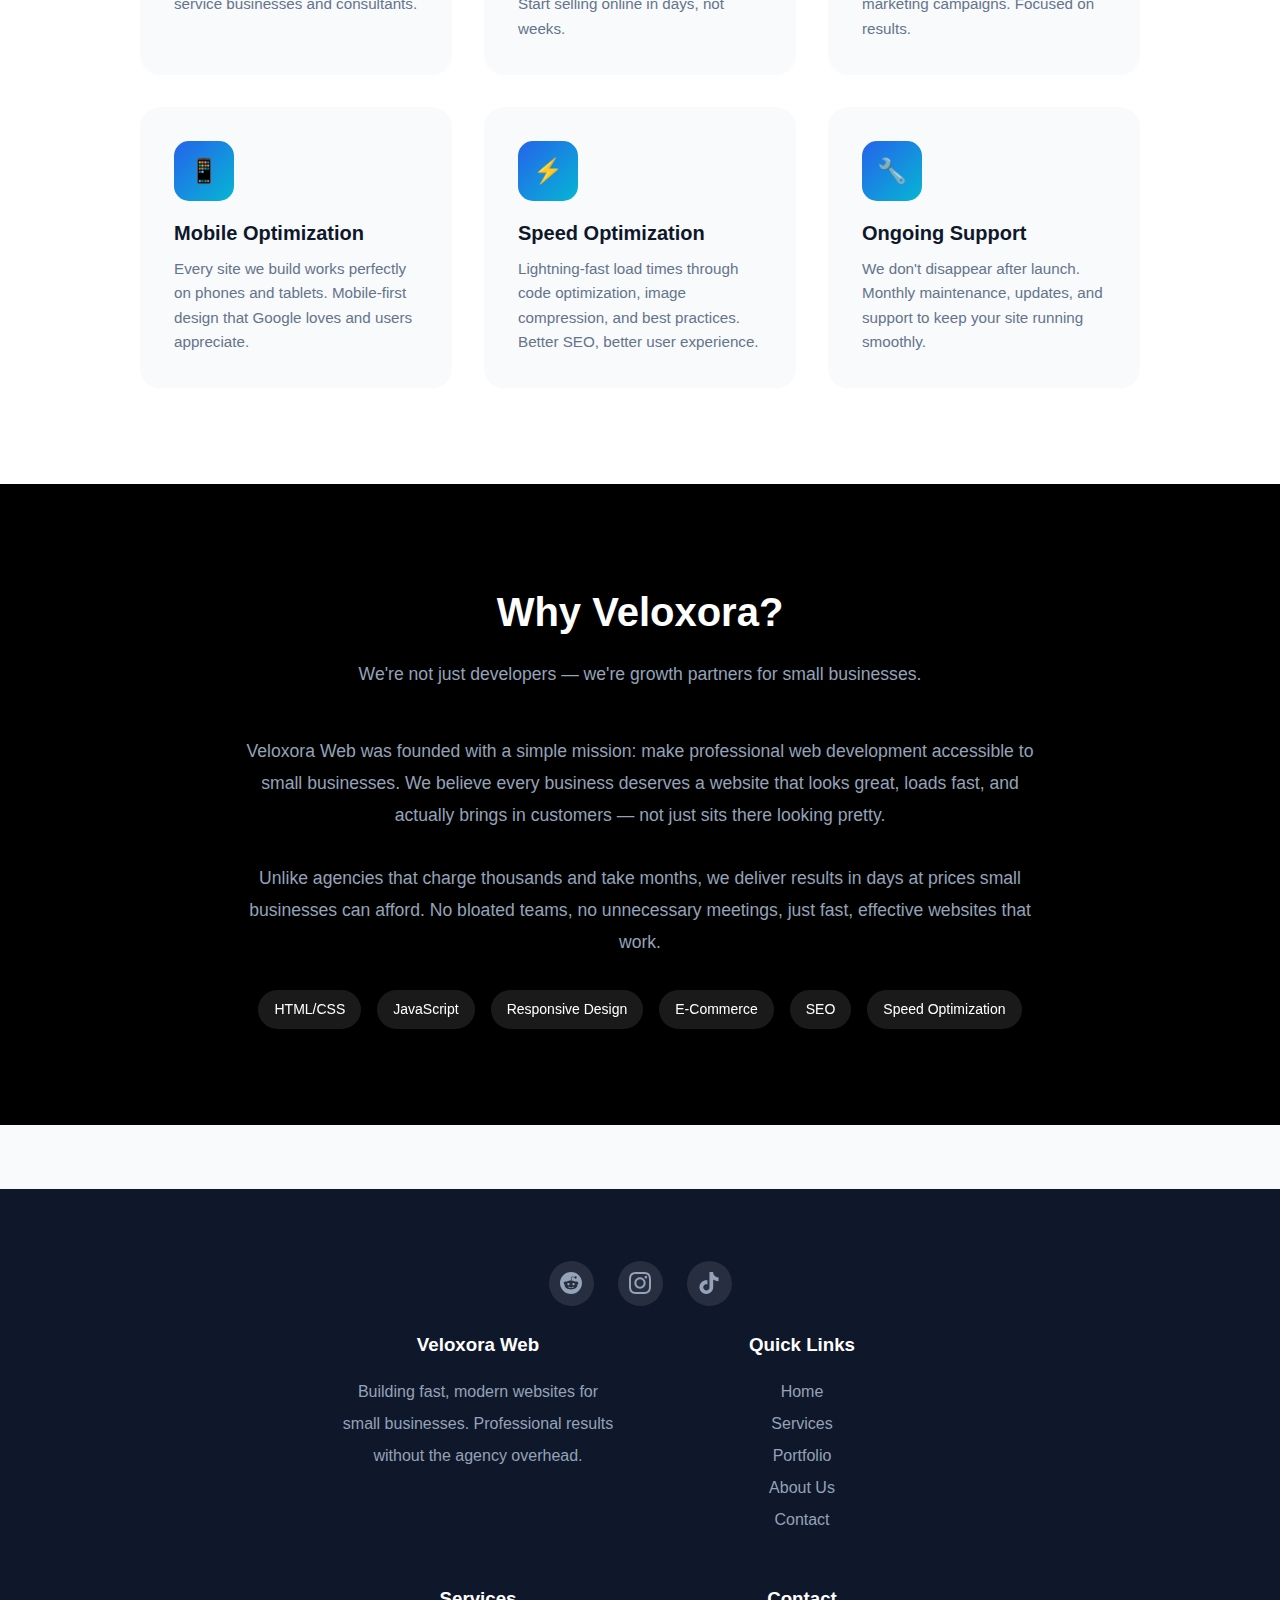
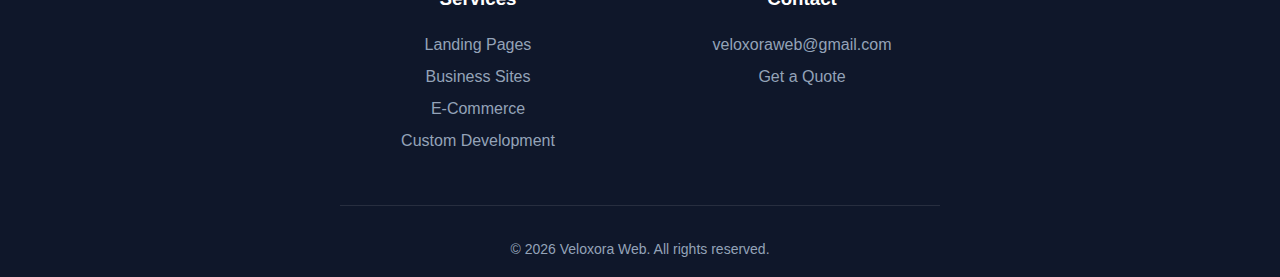
<file: portfolio.html>
<!DOCTYPE html>
<html lang="en">
<head>
    <meta charset="UTF-8">
    <meta name="viewport" content="width=device-width, initial-scale=1.0">
    <meta name="description" content="Veloxora Web - Professional web development agency creating fast, modern websites for small businesses. View our portfolio of landing pages, e-commerce sites, and business websites.">
    <meta name="keywords" content="web development, web design, small business websites, landing pages, e-commerce, Veloxora">
    <title>Portfolio / Veloxora Web</title>
    <link rel="stylesheet" href="styles.css">
    <style>
        /* CSS Reset and Variables */
        :root {
    --primary: #2563eb;
    --primary-dark: #1d4ed8;
    --secondary: #64748b;
    --accent: #06b6d4;
    --dark: #0f172a;
    --light: #f8fafc;
    --white: #ffffff;
    --gray: #94a3b8;
    --success: #10b981;
    --gradient-1: linear-gradient(135deg, #667eea 0%, #764ba2 100%);
    --gradient-2: linear-gradient(135deg, #2563eb 0%, #06b6d4 100%);
    --shadow: 0 20px 25px -5px rgba(0, 0, 0, 0.1), 0 10px 10px -5px rgba(0, 0, 0, 0.04);
    --shadow-lg: 0 25px 50px -12px rgba(0, 0, 0, 0.25);
}

        * {
            margin: 0;
            padding: 0;
            box-sizing: border-box;
        }

        html {
            scroll-behavior: smooth;
        }

        body {
            font-family: -apple-system, BlinkMacSystemFont, 'Segoe UI', Roboto, 'Helvetica Neue', Arial, sans-serif;
            line-height: 1.6;
            color: var(--dark);
            background: var(--light);
            overflow-x: hidden;
        }

        /* Navigation */
        .navbar {
            position: fixed;
            top: 0;
            width: 100%;
            background: rgba(255, 255, 255, 0.95);
            backdrop-filter: blur(10px);
            z-index: 1000;
            box-shadow: 0 2px 10px rgba(0,0,0,0.1);
            transition: all 0.3s ease;
        }

        .nav-container {
            max-width: 1200px;
            margin: 0 auto;
            padding: 1rem 2rem;
            display: flex;
            justify-content: space-between;
            align-items: center;
        }

        .logo {
            font-size: 1.8rem;
            font-weight: 800;
            background: var(--gradient-2);
            -webkit-background-clip: text;
            -webkit-text-fill-color: transparent;
            text-decoration: none;
            display: flex;
            align-items: center;
            gap: 0.5rem;
        }

        .logo::before {
            content: '⚡';
            font-size: 2rem;
            -webkit-text-fill-color: var(--primary);
        }

        .nav-links {
            display: flex;
            gap: 2rem;
            list-style: none;
        }

        .nav-links a {
            text-decoration: none;
            color: var(--secondary);
            font-weight: 600;
            transition: color 0.3s;
            position: relative;
        }

        .nav-links a::after {
            content: '';
            position: absolute;
            bottom: -5px;
            left: 0;
            width: 0;
            height: 2px;
            background: var(--primary);
            transition: width 0.3s;
        }

        .nav-links a:hover {
            color: var(--primary);
        }

        .nav-links a:hover::after {
            width: 100%;
        }

        .mobile-menu {
            display: none;
            flex-direction: column;
            gap: 4px;
            cursor: pointer;
        }

        .mobile-menu span {
            width: 25px;
            height: 3px;
            background: var(--dark);
            transition: 0.3s;
        }

        /* Hero Section */
        .hero {
            min-height: 100vh;
            display: flex;
            align-items: center;
            justify-content: center;
            background: var(--gradient-1);
            position: relative;
            overflow: hidden;
        }

        .hero::before {
            content: '';
            position: absolute;
            top: 0;
            left: 0;
            right: 0;
            bottom: 0;
            background: url('data:image/svg+xml,<svg xmlns="http://www.w3.org/2000/svg " viewBox="0 0 100 100"><circle cx="50" cy="50" r="40" fill="none" stroke="rgba(255,255,255,0.1)" stroke-width="0.5"/></svg>');
            background-size: 100px 100px;
            animation: float 20s linear infinite;
        }

        @keyframes float {
            0% { transform: translateY(0) rotate(0deg); }
            100% { transform: translateY(-100px) rotate(360deg); }
        }

        .hero-content {
            text-align: center;
            color: var(--white);
            z-index: 1;
            padding: 2rem;
            max-width: 800px;
        }

        .hero h1 {
            font-size: 3.5rem;
            font-weight: 800;
            margin-bottom: 1rem;
            line-height: 1.2;
            animation: fadeInUp 1s ease;
        }

        .hero p {
            font-size: 1.25rem;
            margin-bottom: 2rem;
            opacity: 0.9;
            animation: fadeInUp 1s ease 0.2s both;
        }

        @keyframes fadeInUp {
            from {
                opacity: 0;
                transform: translateY(30px);
            }
            to {
                opacity: 1;
                transform: translateY(0);
            }
        }

        .cta-buttons {
            display: flex;
            gap: 1rem;
            justify-content: center;
            flex-wrap: wrap;
            animation: fadeInUp 1s ease 0.4s both;
        }

        .btn {
            padding: 1rem 2rem;
            border-radius: 50px;
            text-decoration: none;
            font-weight: 600;
            transition: all 0.3s;
            display: inline-flex;
            align-items: center;
            gap: 0.5rem;
        }

        .btn-primary {
            background: var(--white);
            color: var(--primary);
            box-shadow: var(--shadow);
        }

        .btn-primary:hover {
            transform: translateY(-3px);
            box-shadow: var(--shadow-lg);
        }

        .btn-secondary {
            background: transparent;
            color: var(--white);
            border: 2px solid var(--white);
        }

        .btn-secondary:hover {
            background: var(--white);
            color: var(--primary);
        }

        /* Stats Section */
        .stats {
            background: var(--white);
            padding: 4rem 2rem;
            position: relative;
            z-index: 10;
        }

        .stats-grid {
            max-width: 1000px;
            margin: 0 auto;
            display: grid;
            grid-template-columns: repeat(auto-fit, minmax(200px, 1fr));
            gap: 2rem;
            text-align: center;
        }

        .stat-item h3 {
            font-size: 2.5rem;
            color: var(--primary);
            margin-bottom: 0.5rem;
        }

        .stat-item p {
            color: var(--secondary);
            font-weight: 600;
        }

        /* Section Styles */
        section {
            padding: 6rem 2rem;
        }

        .section-title {
            text-align: center;
            font-size: 2.5rem;
            font-weight: 800;
            margin-bottom: 1rem;
            color: var(--dark);
        }

        .section-subtitle {
            text-align: center;
            color: var(--secondary);
            max-width: 600px;
            margin: 0 auto 3rem;
            font-size: 1.1rem;
        }

        /* Portfolio Grid */
        .portfolio {
            background: var(--light);
        }

        .portfolio-filter {
            display: flex;
            justify-content: center;
            gap: 1rem;
            margin-bottom: 3rem;
            flex-wrap: wrap;
        }

        .filter-btn {
            padding: 0.5rem 1.5rem;
            border: 2px solid var(--secondary);
            background: transparent;
            color: var(--secondary);
            border-radius: 50px;
            cursor: pointer;
            font-weight: 600;
            transition: all 0.3s;
        }

        .filter-btn.active,
        .filter-btn:hover {
            background: var(--primary);
            border-color: var(--primary);
            color: var(--white);
        }

        .portfolio-grid {
            max-width: 1200px;
            margin: 0 auto;
            display: grid;
            grid-template-columns: repeat(auto-fit, minmax(350px, 1fr));
            gap: 2rem;
        }

        .portfolio-item {
            background: var(--white);
            border-radius: 20px;
            overflow: hidden;
            box-shadow: var(--shadow);
            transition: all 0.3s;
            cursor: pointer;
        }

        .portfolio-item:hover {
            transform: translateY(-10px);
            box-shadow: var(--shadow-lg);
        }

        .portfolio-image {
            height: 250px;
            background: var(--gradient-2);
            display: flex;
            align-items: center;
            justify-content: center;
            font-size: 4rem;
            position: relative;
            overflow: hidden;
        }

        .portfolio-image::before {
            content: '';
            position: absolute;
            top: 0;
            left: 0;
            right: 0;
            bottom: 0;
            background: linear-gradient(45deg, transparent 30%, rgba(255,255,255,0.1) 50%, transparent 70%);
            transform: translateX(-100%);
            transition: transform 0.6s;
        }

        .portfolio-item:hover .portfolio-image::before {
            transform: translateX(100%);
        }

        .portfolio-content {
            padding: 1.5rem;
        }

        .portfolio-tag {
            display: inline-block;
            padding: 0.25rem 0.75rem;
            background: rgba(37, 99, 235, 0.1);
            color: var(--primary);
            border-radius: 20px;
            font-size: 0.875rem;
            font-weight: 600;
            margin-bottom: 0.5rem;
        }

        .portfolio-content h3 {
            font-size: 1.25rem;
            margin-bottom: 0.5rem;
            color: var(--dark);
        }

        .portfolio-content p {
            color: var(--secondary);
            font-size: 0.95rem;
            margin-bottom: 1rem;
        }

        .portfolio-stats {
            display: flex;
            gap: 1.5rem;
            padding-top: 1rem;
            border-top: 1px solid #e2e8f0;
        }

        .portfolio-stat {
            display: flex;
            align-items: center;
            gap: 0.25rem;
            font-size: 0.875rem;
            color: var(--secondary);
        }

        /* Services Section */
        .services {
            background: var(--white);
        }

        .services-grid {
            max-width: 1000px;
            margin: 0 auto;
            display: grid;
            grid-template-columns: repeat(auto-fit, minmax(300px, 1fr));
            gap: 2rem;
        }

        .service-card {
            padding: 2rem;
            border-radius: 20px;
            background: var(--light);
            transition: all 0.3s;
            border: 2px solid transparent;
        }

        .service-card:hover {
            border-color: var(--primary);
            transform: translateY(-5px);
        }

        .service-icon {
            width: 60px;
            height: 60px;
            background: var(--gradient-2);
            border-radius: 15px;
            display: flex;
            align-items: center;
            justify-content: center;
            font-size: 1.5rem;
            margin-bottom: 1rem;
        }

        .service-card h3 {
            font-size: 1.25rem;
            margin-bottom: 0.5rem;
        }

        .service-card p {
            color: var(--secondary);
            font-size: 0.95rem;
        }

        /* About Section */
        .about {
            background: black;
            color: var(--white);
        }

        .about .section-title {
            color: var(--white);
        }

        .about .section-subtitle {
            color: var(--gray);
        }

        .about-content {
            max-width: 800px;
            margin: 0 auto;
            text-align: center;
        }

        .about-text {
            font-size: 1.1rem;
            line-height: 1.8;
            margin-bottom: 2rem;
            color: var(--gray);
        }

        .skills {
            display: flex;
            justify-content: center;
            gap: 1rem;
            flex-wrap: wrap;
            margin-top: 2rem;
        }

        .skill-tag {
            padding: 0.5rem 1rem;
            background: rgba(255,255,255,0.1);
            border-radius: 50px;
            font-size: 0.875rem;
            backdrop-filter: blur(10px);
        }

        /* Contact Section */
        .contact {
            background: var(--light);
        }

        .contact-container {
            max-width: 600px;
            margin: 0 auto;
            background: var(--white);
            padding: 3rem;
            border-radius: 20px;
            box-shadow: var(--shadow);
        }

        .form-group {
            margin-bottom: 1.5rem;
        }

        .form-group label {
            display: block;
            margin-bottom: 0.5rem;
            font-weight: 600;
            color: var(--dark);
        }

        .form-group input,
        .form-group textarea,
        .form-group select {
            width: 100%;
            padding: 0.75rem 1rem;
            border: 2px solid #e2e8f0;
            border-radius: 10px;
            font-size: 1rem;
            transition: border-color 0.3s;
        }

        .form-group input:focus,
        .form-group textarea:focus,
        .form-group select:focus {
            outline: none;
            border-color: var(--primary);
        }

        .form-group textarea {
            min-height: 120px;
            resize: vertical;
        }

        .submit-btn {
            width: 100%;
            padding: 1rem;
            background: var(--gradient-2);
            color: var(--white);
            border: none;
            border-radius: 10px;
            font-size: 1.1rem;
            font-weight: 600;
            cursor: pointer;
            transition: transform 0.3s;
        }

        .submit-btn:hover {
            transform: translateY(-2px);
        }

        /* Footer */
        footer {
            background: var(--dark);
            color: var(--white);
            padding: 3rem 2rem 1rem;
            text-align: center;
        }

        .footer-content {
            max-width: 600px;
            margin: 0 auto;
        }

        .social-links {
            display: flex;
            justify-content: center;
            gap: 1.5rem;
            margin: 1.5rem 0;
        }

        .social-links a {
            color: var(--gray);
            font-size: 1.5rem;
            transition: color 0.3s;
        }

        .social-links a:hover {
            color: var(--white);
        }

        .footer-bottom {
            margin-top: 2rem;
            padding-top: 2rem;
            border-top: 1px solid rgba(255,255,255,0.1);
            color: var(--gray);
            font-size: 0.875rem;
        }

        /* Modal */
        .modal {
            display: none;
            position: fixed;
            top: 0;
            left: 0;
            width: 100%;
            height: 100%;
            background: rgba(0,0,0,0.8);
            z-index: 2000;
            align-items: center;
            justify-content: center;
            padding: 2rem;
        }

        .modal.active {
            display: flex;
        }

        .modal-content {
            background: var(--white);
            border-radius: 20px;
            max-width: 800px;
            width: 100%;
            max-height: 90vh;
            overflow-y: auto;
            position: relative;
        }

        .modal-close {
            position: absolute;
            top: 1rem;
            right: 1rem;
            background: none;
            border: none;
            font-size: 2rem;
            cursor: pointer;
            color: var(--secondary);
        }

        .modal-header {
            padding: 2rem;
            background: var(--gradient-2);
            color: var(--white);
        }

        .modal-body {
            padding: 2rem;
        }

        .modal-body h3 {
            margin-bottom: 1rem;
            color: var(--dark);
        }

        .modal-body p {
            color: var(--secondary);
            margin-bottom: 1rem;
            line-height: 1.6;
        }

        .modal-body ul {
            margin-left: 1.5rem;
            color: var(--secondary);
        }

        .modal-body li {
            margin-bottom: 0.5rem;
        }

        /* Responsive */
        @media (max-width: 768px) {
            .nav-links {
                display: none;
            }

            .mobile-menu {
                display: flex;
            }

            .hero h1 {
                font-size: 2.5rem;
            }

            .hero p {
                font-size: 1rem;
            }

            .portfolio-grid {
                grid-template-columns: 1fr;
            }

            .contact-container {
                padding: 2rem 1rem;
            }

            section {
                padding: 4rem 1rem;
            }
        }

        /* Animations */
        .fade-in {
            opacity: 0;
            transform: translateY(30px);
            transition: all 0.6s ease;
        }

        .fade-in.visible {
            opacity: 1;
            transform: translateY(0);
        }
    .whatsapp-float {
        position: fixed;
        bottom: 30px;
        right: 30px;
        width: 60px;
        height: 60px;
        background: #25d366;
        color: white;
        border-radius: 50%;
        display: flex;
        align-items: center;
        justify-content: center;
        font-size: 2rem;
        text-decoration: none;
        box-shadow: 0 4px 12px rgba(0,0,0,0.3);
        z-index: 1000;
        transition: transform 0.3s;
    }
    .whatsapp-float:hover {
        transform: scale(1.1);
    }
</style>
    </style>
</head>
<body>
     <!-- Navigation -->
    <nav class="navbar">
        <div class="nav-container">
            <a href="index.html" class="logo">Veloxora Web</a>
            <ul class="nav-links">
                <li><a href="index.html">Home</a></li>
                <li><a href="services.html">Services</a></li>
                <li><a href="portfolio.html">Portfolio</a></li>
                <li><a href="about.html">About</a></li>
                <li><a href="contact.html">Contact</a></li>
            </ul>
            <button class="mobile-menu-btn" onclick="toggleMenu()">☰</button>
        </div>
    </nav>

    <!-- Hero Section -->
    <section class="hero" id="home">
        <div class="hero-content">
            <h1>We Build Websites That Grow Your Business</h1>
            <p>Fast, modern, mobile-friendly websites for small businesses. From landing pages to e-commerce stores, we deliver results that matter.</p>
            <div class="cta-buttons">
                <a href="#portfolio" class="btn btn-primary">View Our Work</a>
                <a href="contact.html" class="btn btn-secondary">Get Free Quote</a>
            </div>
        </div>
    </section>

    <!-- Stats Section -->
    <section class="stats">
        <div class="stats-grid">
            <div class="stat-item">
                <h3>100%</h3>
                <p>Client Satisfaction</p>
            </div>
            <div class="stat-item">
                <h3>42 hours</h3>
                <p>Average Delivery</p>
            </div>
            <div class="stat-item">
                <h3>24/7</h3>
                <p>Support Available</p>
            </div>
        </div>
    </section>

    <!-- Portfolio Section -->
<section class="portfolio" id="portfolio">
    <h2 class="section-title">Demo Projects</h2>
    <p class="section-subtitle">Example work showing our capabilities. Click any project to view the live demo.</p>
    
    <div class="portfolio-filter">
        <button class="filter-btn active" onclick="filterPortfolio('all')">All</button>
        <button class="filter-btn" onclick="filterPortfolio('ecommerce')">E-Commerce</button>
        <button class="filter-btn" onclick="filterPortfolio('landing')">Landing Pages</button>
        <button class="filter-btn" onclick="filterPortfolio('business')">Business Sites</button>
    </div>

    <div class="portfolio-grid" id="portfolioGrid">
        
        <!-- Project 1: TechStore -->
        <div class="portfolio-item" data-category="ecommerce" onclick="openModal('project1')">
            <div class="portfolio-image">🛒</div>
            <div class="portfolio-content">
                <span class="portfolio-tag">E-Commerce</span>
                <h3>TechStore Demo</h3>
                <p>Full e-commerce functionality with Stripe payments, cart functionality, and mobile-optimized design.</p>
                <div class="portfolio-stats">
                    <span class="portfolio-stat">🛒 Cart System</span>
                    <span class="portfolio-stat">💳 Stripe Ready</span>
                </div>
                <a href="techstore.html" class="btn btn--small btn--primary" target="_blank">View Live Demo →</a>
            </div>
        </div>

        <!-- Project 2: FitPro -->
        <div class="portfolio-item" data-category="landing" onclick="openModal('project2')">
            <div class="portfolio-image" style="background: linear-gradient(135deg, #f093fb 0%, #f5576c 100%);">🚀</div>
            <div class="portfolio-content">
                <span class="portfolio-tag">Landing Page</span>
                <h3>FitPro Launch Demo</h3>
                <p>High-converting landing page with lead capture forms and mobile-first design.</p>
                <div class="portfolio-stats">
                    <span class="portfolio-stat">📱 Mobile First</span>
                    <span class="portfolio-stat">📝 Lead Forms</span>
                </div>
                <a href="fitpro.html" class="btn btn--small btn--primary" target="_blank">View Live Demo →</a>
            </div>
        </div>

        <!-- Project 3: CleanCo -->
        <div class="portfolio-item" data-category="business" onclick="openModal('project3')">
            <div class="portfolio-image" style="background: linear-gradient(135deg, #4facfe 0%, #00f2fe 100%);">🏢</div>
            <div class="portfolio-content">
                <span class="portfolio-tag">Business Site</span>
                <h3>CleanCo Services Demo</h3>
                <p>Professional service website with booking system and testimonial showcase.</p>
                <div class="portfolio-stats">
                    <span class="portfolio-stat">⭐ Reviews</span>
                    <span class="portfolio-stat">📅 Booking Ready</span>
                </div>
                <a href="cleanco.html" class="btn btn--small btn--primary" target="_blank">View Live Demo →</a>
            </div>
        </div>

        <!-- Project 4: Boutique -->
        <div class="portfolio-item" data-category="ecommerce" onclick="openModal('project4')">
            <div class="portfolio-image" style="background: linear-gradient(135deg, #fa709a 0%, #fee140 100%);">👗</div>
            <div class="portfolio-content">
                <span class="portfolio-tag">E-Commerce</span>
                <h3>Boutique Fashion Demo</h3>
                <p>Stylish online boutique with product galleries and streamlined checkout.</p>
                <div class="portfolio-stats">
                    <span class="portfolio-stat">📸 Gallery</span>
                    <span class="portfolio-stat">💳 Easy Checkout</span>
                </div>
                <a href="boutique.html" class="btn btn--small btn--primary" target="_blank">View Live Demo →</a>
            </div>
        </div>

        <!-- Project 5: AppLaunch -->
        <div class="portfolio-item" data-category="landing" onclick="openModal('project5')">
            <div class="portfolio-image" style="background: linear-gradient(135deg, #a8edea 0%, #fed6e3 100%);">📱</div>
            <div class="portfolio-content">
                <span class="portfolio-tag">Landing Page</span>
                <h3>AppLaunch Demo</h3>
                <p>App launch page with feature highlights and email capture integration.</p>
                <div class="portfolio-stats">
                    <span class="portfolio-stat">🎬 Video Ready</span>
                    <span class="portfolio-stat">📧 Email Capture</span>
                </div>
                <a href="applaunch.html" class="btn btn--small btn--primary" target="_blank">View Live Demo →</a>
            </div>
        </div>

        <!-- Project 6: Bean & Brew -->
        <div class="portfolio-item" data-category="business" onclick="openModal('project6')">
            <div class="portfolio-image" style="background: linear-gradient(135deg, #ffecd2 0%, #fcb69f 100%);">☕</div>
            <div class="portfolio-content">
                <span class="portfolio-tag">Business Site</span>
                <h3>Bean & Brew Café Demo</h3>
                <p>Café website with digital menu, location map, and online ordering.</p>
                <div class="portfolio-stats">
                    <span class="portfolio-stat">🗺️ Maps</span>
                    <span class="portfolio-stat">📖 Digital Menu</span>
                </div>
                <a href="cafe.html" class="btn btn--small btn--primary" target="_blank">View Live Demo →</a>
            </div>
        </div>

    </div>
</section>
    <!-- Services Section -->
    <section class="services" id="services">
        <h2 class="section-title">What We Do</h2>
        <p class="section-subtitle">End-to-end web solutions tailored for small businesses and startups.</p>
        
        <div class="services-grid">
            <div class="service-card">
                <div class="service-icon">🌐</div>
                <h3>Business Websites</h3>
                <p>Professional, fast-loading sites that establish credibility and convert visitors into customers. Perfect for service businesses and consultants.</p>
            </div>
            <div class="service-card">
                <div class="service-icon">🛒</div>
                <h3>E-Commerce Stores</h3>
                <p>Full online shops with secure payments, inventory management, and mobile-optimized checkout. Start selling online in days, not weeks.</p>
            </div>
            <div class="service-card">
                <div class="service-icon">🎯</div>
                <h3>Landing Pages</h3>
                <p>High-converting single pages designed for lead generation, product launches, or specific marketing campaigns. Focused on results.</p>
            </div>
            <div class="service-card">
                <div class="service-icon">📱</div>
                <h3>Mobile Optimization</h3>
                <p>Every site we build works perfectly on phones and tablets. Mobile-first design that Google loves and users appreciate.</p>
            </div>
            <div class="service-card">
                <div class="service-icon">⚡</div>
                <h3>Speed Optimization</h3>
                <p>Lightning-fast load times through code optimization, image compression, and best practices. Better SEO, better user experience.</p>
            </div>
            <div class="service-card">
                <div class="service-icon">🔧</div>
                <h3>Ongoing Support</h3>
                <p>We don't disappear after launch. Monthly maintenance, updates, and support to keep your site running smoothly.</p>
            </div>
        </div>
    </section>

    <!-- About Section -->
    <section class="about" id="about">
        <h2 class="section-title">Why Veloxora?</h2>
        <p class="section-subtitle">We're not just developers — we're growth partners for small businesses.</p>
        
        <div class="about-content">
            <p class="about-text">
                Veloxora Web was founded with a simple mission: make professional web development accessible to small businesses. 
                We believe every business deserves a website that looks great, loads fast, and actually brings in customers — 
                not just sits there looking pretty.
            </p>
            <p class="about-text">
                Unlike agencies that charge thousands and take months, we deliver results in days at prices small businesses can afford. 
                No bloated teams, no unnecessary meetings, just fast, effective websites that work.
            </p>
            <div class="skills">
                <span class="skill-tag">HTML/CSS</span>
                <span class="skill-tag">JavaScript</span>
                <span class="skill-tag">Responsive Design</span>
                <span class="skill-tag">E-Commerce</span>
                <span class="skill-tag">SEO</span>
                <span class="skill-tag">Speed Optimization</span>
            </div>
        </div>
    </section>

    <footer>
        <div class="footer-content">
            <div class="social-links">
                <a href="https://www.reddit.com/user/VeloxoraWeb" class="reddit" target="_blank" aria-label="Reddit">
                    <svg viewBox="0 0 24 24" width="22" height="22" fill="currentColor">
                        <path d="M12 0A12 12 0 0 0 0 12a12 12 0 0 0 12 12 12 12 0 0 0 12-12A12 12 0 0 0 12 0zm5.01 4.744c.688 0 1.25.561 1.25 1.249a1.25 1.25 0 0 1-2.498.056l-2.597-.547-.8 3.747c1.824.07 3.48.632 4.674 1.488.308-.309.73-.491 1.207-.491.968 0 1.754.786 1.754 1.754 0 .716-.435 1.333-1.01 1.614a3.111 3.111 0 0 1 .042.52c0 2.694-3.13 4.87-7.004 4.87-3.874 0-7.004-2.176-7.004-4.87 0-.183.015-.366.043-.534A1.748 1.748 0 0 1 4.028 12c0-.968.786-1.754 1.754-1.754.463 0 .898.196 1.207.49 1.207-.883 2.878-1.43 4.744-1.487l.885-4.182a.342.342 0 0 1 .14-.197.35.35 0 0 1 .238-.042l2.906.617a1.214 1.214 0 0 1 1.108-.701zM9.25 12C8.561 12 8 12.562 8 13.25c0 .687.561 1.248 1.25 1.248.687 0 1.248-.561 1.248-1.249 0-.688-.561-1.249-1.249-1.249zm5.5 0c-.687 0-1.248.561-1.248 1.25 0 .687.561 1.248 1.249 1.248.688 0 1.249-.561 1.249-1.249 0-.687-.562-1.249-1.25-1.249zm-5.466 3.99a.327.327 0 0 0-.231.094.33.33 0 0 0 0 .463c.842.842 2.484.913 2.961.913.477 0 2.105-.056 2.961-.913a.361.361 0 0 0 .029-.463.33.33 0 0 0-.464 0c-.547.533-1.684.73-2.512.73-.828 0-1.979-.196-2.512-.73a.326.326 0 0 0-.232-.095z"/>
                    </svg>
                </a>
                <a href="https://www.instagram.com/veloxoraweb" class="instagram" target="_blank" aria-label="Instagram">
                    <svg viewBox="0 0 24 24" width="22" height="22" fill="currentColor">
                        <path d="M12 2.163c3.204 0 3.584.012 4.85.07 3.252.148 4.771 1.691 4.919 4.919.058 1.265.069 1.645.069 4.849 0 3.205-.012 3.584-.069 4.849-.149 3.225-1.664 4.771-4.919 4.919-1.266.058-1.644.07-4.85.07-3.204 0-3.584-.012-4.849-.07-3.26-.149-4.771-1.699-4.919-4.92-.058-1.265-.07-1.644-.07-4.849 0-3.204.013-3.583.07-4.849.149-3.227 1.664-4.771 4.919-4.919 1.266-.057 1.645-.069 4.849-.069zm0-2.163c-3.259 0-3.667.014-4.947.072-4.358.2-6.78 2.618-6.98 6.98-.059 1.281-.073 1.689-.073 4.948 0 3.259.014 3.668.072 4.948.2 4.358 2.618 6.78 6.98 6.98 1.281.058 1.689.072 4.948.072 3.259 0 3.668-.014 4.948-.072 4.354-.2 6.782-2.618 6.979-6.98.059-1.28.073-1.689.073-4.948 0-3.259-.014-3.667-.072-4.947-.196-4.354-2.617-6.78-6.979-6.98-1.281-.059-1.69-.073-4.949-.073zm0 5.838c-3.403 0-6.162 2.759-6.162 6.162s2.759 6.163 6.162 6.163 6.162-2.759 6.162-6.163c0-3.403-2.759-6.162-6.162-6.162zm0 10.162c-2.209 0-4-1.79-4-4 0-2.209 1.791-4 4-4s4 1.791 4 4c0 2.21-1.791 4-4 4zm6.406-11.845c-.796 0-1.441.645-1.441 1.44s.645 1.44 1.441 1.44c.795 0 1.439-.645 1.439-1.44s-.644-1.44-1.439-1.44z"/>
                    </svg>
                </a>
                <a href="https://www.tiktok.com/@veloxora.web" class="tiktok" target="_blank" aria-label="TikTok">
                    <svg viewBox="0 0 24 24" width="22" height="22" fill="currentColor">
                        <path d="M12.525.02c1.31-.02 2.61-.01 3.91-.02.08 1.53.63 3.09 1.75 4.17 1.12 1.11 2.7 1.62 4.24 1.79v4.03c-1.44-.05-2.89-.35-4.2-.97-.57-.26-1.1-.59-1.62-.93-.01 2.92.01 5.84-.02 8.75-.08 1.4-.54 2.79-1.35 3.94-1.31 1.92-3.58 3.17-5.91 3.21-1.43.08-2.86-.31-4.08-1.03-2.02-1.19-3.44-3.37-3.65-5.71-.02-.5-.03-1-.01-1.49.18-1.9 1.12-3.72 2.58-4.96 1.66-1.44 3.98-2.13 6.15-1.72.02 1.48-.04 2.96-.04 4.44-.99-.32-2.15-.23-3.02.37-.63.41-1.11 1.04-1.36 1.75-.21.51-.15 1.07-.14 1.61.24 1.64 1.82 3.02 3.5 2.87 1.12-.01 2.19-.66 2.77-1.61.19-.33.4-.67.41-1.06.1-1.79.06-3.57.07-5.36.01-4.03-.01-8.05.02-12.07z"/>
                    </svg>
                </a>
            </div>
            <div class="footer-grid">
                <div class="footer-section">
                    <h3>Veloxora Web</h3>
                    <p>Building fast, modern websites for small businesses. Professional results without the agency overhead.</p>
                </div>
                <div class="footer-section">
                    <h3>Quick Links</h3>
                    <a href="index.html">Home</a><br>
                    <a href="services.html">Services</a><br>
                    <a href="portfolio.html">Portfolio</a><br>
                    <a href="about.html">About Us</a><br>
                    <a href="contact.html">Contact</a>
                </div>
                <div class="footer-section">
                    <h3>Services</h3>
                    <a href="services.html">Landing Pages</a><br>
                    <a href="services.html">Business Sites</a><br>
                    <a href="services.html">E-Commerce</a><br>
                    <a href="services.html">Custom Development</a>
                </div>
                <div class="footer-section">
                    <h3>Contact</h3>
                    <a href="mailto:veloxoraweb@gmail.com">veloxoraweb@gmail.com</a><br>
                    <a href="contact.html">Get a Quote</a><br>
                </div>
            </div>
            <div class="footer-bottom">
                <p>&copy; 2026 Veloxora Web. All rights reserved.</p>
            </div>
        </div>
    </footer>

   <!-- Project 1 Modal: TechStore -->
<div class="modal" id="modal-project1">
    <div class="modal-content">
        <button class="modal-close" onclick="closeModal()">&times;</button>
        <div class="modal-header">
            <h2>TechStore E-Commerce Demo</h2>
            <p>E-Commerce Platform Features</p>
        </div>
        <div class="modal-body">
            <h3>Live Demo</h3>
            <p><a href="techstore.html" target="_blank" style="color: var(--primary); font-weight: 600; font-size: 1.1rem;">→ View Live Demo Here ←</a></p>
            <p><em>Note: This demo uses Stripe test mode. No real payments processed.</em></p>
            
            <h3>Features Built</h3>
            <ul>
                <li>Product catalog with 3 items</li>
                <li>Shopping cart with localStorage</li>
                <li>Stripe payment integration</li>
                <li>Mobile-responsive design</li>
                <li>Order confirmation system</li>
            </ul>
            
            <h3>Technical Stack</h3>
            <p>HTML5, CSS3, JavaScript (vanilla), Stripe API, responsive design.</p>
        </div>
    </div>
</div>

<!-- Project 2 Modal: FitPro -->
<div class="modal" id="modal-project2">
    <div class="modal-content">
        <button class="modal-close" onclick="closeModal()">&times;</button>
        <div class="modal-header" style="background: linear-gradient(135deg, #f093fb 0%, #f5576c 100%);">
            <h2>FitPro Landing Page Demo</h2>
            <p>High-Converting Landing Page</p>
        </div>
        <div class="modal-body">
            <h3>Live Demo</h3>
            <p><a href="fitpro.html" target="_blank" style="color: var(--primary); font-weight: 600; font-size: 1.1rem;">→ View Live Demo Here ←</a></p>
            
            <h3>Features Built</h3>
            <ul>
                <li>Hero section with CTA</li>
                <li>Lead capture form</li>
                <li>Mobile-first responsive</li>
                <li>Social proof section</li>
                <li>Fast loading optimization</li>
            </ul>
            
            <h3>Technical Stack</h3>
            <p>HTML5, CSS3, JavaScript form handling, SEO-optimized.</p>
        </div>
    </div>
</div>

<!-- Project 3 Modal: CleanCo -->
<div class="modal" id="modal-project3">
    <div class="modal-content">
        <button class="modal-close" onclick="closeModal()">&times;</button>
        <div class="modal-header" style="background: linear-gradient(135deg, #4facfe 0%, #00f2fe 100%);">
            <h2>CleanCo Business Site Demo</h2>
            <p>Service Business Website</p>
        </div>
        <div class="modal-body">
            <h3>Live Demo</h3>
            <p><a href="cleanco.html" target="_blank" style="color: var(--primary); font-weight: 600; font-size: 1.1rem;">→ View Live Demo Here ←</a></p>
            
            <h3>Features Built</h3>
            <ul>
                <li>Service showcase</li>
                <li>Booking form integration</li>
                <li>Testimonial display</li>
                <li>Contact form</li>
                <li>Google Maps ready</li>
            </ul>
            
            <h3>Technical Stack</h3>
            <p>HTML5, CSS3, JavaScript, Formspree, responsive grid.</p>
        </div>
    </div>
</div>

<!-- Project 4 Modal: Boutique -->
<div class="modal" id="modal-project4">
    <div class="modal-content">
        <button class="modal-close" onclick="closeModal()">&times;</button>
        <div class="modal-header" style="background: linear-gradient(135deg, #fa709a 0%, #fee140 100%);">
            <h2>Boutique Fashion Store Demo</h2>
            <p>Fashion E-Commerce</p>
        </div>
        <div class="modal-body">
            <h3>Live Demo</h3>
            <p><a href="boutique.html" class="btn btn--small btn--primary" target="_blank">→ View Live Demo Here ←</a></p>
            <p><em>Note: Demo uses Stripe test mode.</em></p>
            
            <h3>Features Built</h3>
            <ul>
                <li>Product gallery</li>
                <li>Size guide</li>
                <li>Stripe checkout</li>
                <li>Mobile-optimized</li>
                <li>Fast image loading</li>
            </ul>
            
            <h3>Technical Stack</h3>
            <p>HTML5, CSS3, JavaScript, Stripe API, image optimization.</p>
        </div>
    </div>
</div>

<!-- Project 5 Modal: AppLaunch -->
<div class="modal" id="modal-project5">
    <div class="modal-content">
        <button class="modal-close" onclick="closeModal()">&times;</button>
        <div class="modal-header" style="background: linear-gradient(135deg, #a8edea 0%, #fed6e3 100%);">
            <h2>AppLaunch Demo</h2>
            <p>App Launch Landing Page</p>
        </div>
        <div class="modal-body">
            <h3>Live Demo</h3>
            <p><a href="applaunch.html" class="btn btn--small btn--primary" target="_blank">→ View Live Demo Here ←</a></p>
            
            <h3>Features Built</h3>
            <ul>
                <li>Hero with video background ready</li>
                <li>Feature highlights</li>
                <li>Email capture form</li>
                <li>App store buttons</li>
                <li>Social sharing meta tags</li>
            </ul>
            
            <h3>Technical Stack</h3>
            <p>HTML5, CSS3, JavaScript, video embedding, social meta tags.</p>
        </div>
    </div>
</div>

<!-- Project 6 Modal: Bean & Brew -->
<div class="modal" id="modal-project6">
    <div class="modal-content">
        <button class="modal-close" onclick="closeModal()">&times;</button>
        <div class="modal-header" style="background: linear-gradient(135deg, #ffecd2 0%, #fcb69f 100%);">
            <h2>Bean & Brew Café Demo</h2>
            <p>Restaurant Website</p>
        </div>
        <div class="modal-body">
            <h3>Live Demo</h3>
            <p><a href="cafe.html" target="_blank" style="color: var(--primary); font-weight: 600; font-size: 1.1rem;">→ View Live Demo Here ←</a></p>
            
            <h3>Features Built</h3>
            <ul>
                <li>Digital menu display</li>
                <li>Online ordering form</li>
                <li>Google Maps integration</li>
                <li>Hours and location</li>
                <li>Mobile-friendly for on-the-go customers</li>
            </ul>
            
            <h3>Technical Stack</h3>
            <p>HTML5, CSS3, JavaScript, Google Maps API, responsive design.</p>
        </div>
    </div>
</div>
    <script>
        // Mobile Menu Toggle
        function toggleMenu() {
            const navLinks = document.querySelector('.nav-links');
            navLinks.style.display = navLinks.style.display === 'flex' ? 'none' : 'flex';
        }

        // Portfolio Filter
        function filterPortfolio(category) {
            const items = document.querySelectorAll('.portfolio-item');
            const buttons = document.querySelectorAll('.filter-btn');
            
            buttons.forEach(btn => btn.classList.remove('active'));
            event.target.classList.add('active');
            
            items.forEach(item => {
                if (category === 'all' || item.dataset.category === category) {
                    item.style.display = 'block';
                    item.style.animation = 'fadeInUp 0.6s ease';
                } else {
                    item.style.display = 'none';
                }
            });
        }

        // Modal Functions
        function openModal(projectId) {
            const modal = document.getElementById('modal-' + projectId);
            if (modal) {
                modal.classList.add('active');
                document.body.style.overflow = 'hidden';
            }
        }

        function closeModal() {
            const modals = document.querySelectorAll('.modal');
            modals.forEach(modal => modal.classList.remove('active'));
            document.body.style.overflow = 'auto';
        }

        // Close modal on outside click
        document.querySelectorAll('.modal').forEach(modal => {
            modal.addEventListener('click', function(e) {
                if (e.target === this) {
                    closeModal();
                }
            });
        });

        // Scroll animations
        const observerOptions = {
            threshold: 0.1,
            rootMargin: '0px 0px -50px 0px'
        };

        const observer = new IntersectionObserver((entries) => {
            entries.forEach(entry => {
                if (entry.isIntersecting) {
                    entry.target.classList.add('visible');
                }
            });
        }, observerOptions);

        document.querySelectorAll('.fade-in').forEach(el => {
            observer.observe(el);
        });

        // Navbar scroll effect
        let lastScroll = 0;
        window.addEventListener('scroll', () => {
            const navbar = document.querySelector('.navbar');
            const currentScroll = window.pageYOffset;
            
            if (currentScroll > 100) {
                navbar.style.boxShadow = '0 4px 20px rgba(0,0,0,0.1)';
            } else {
                navbar.style.boxShadow = '0 2px 10px rgba(0,0,0,0.1)';
            }
            
            lastScroll = currentScroll;
        });
    </script>
</body>
</html>
</file>
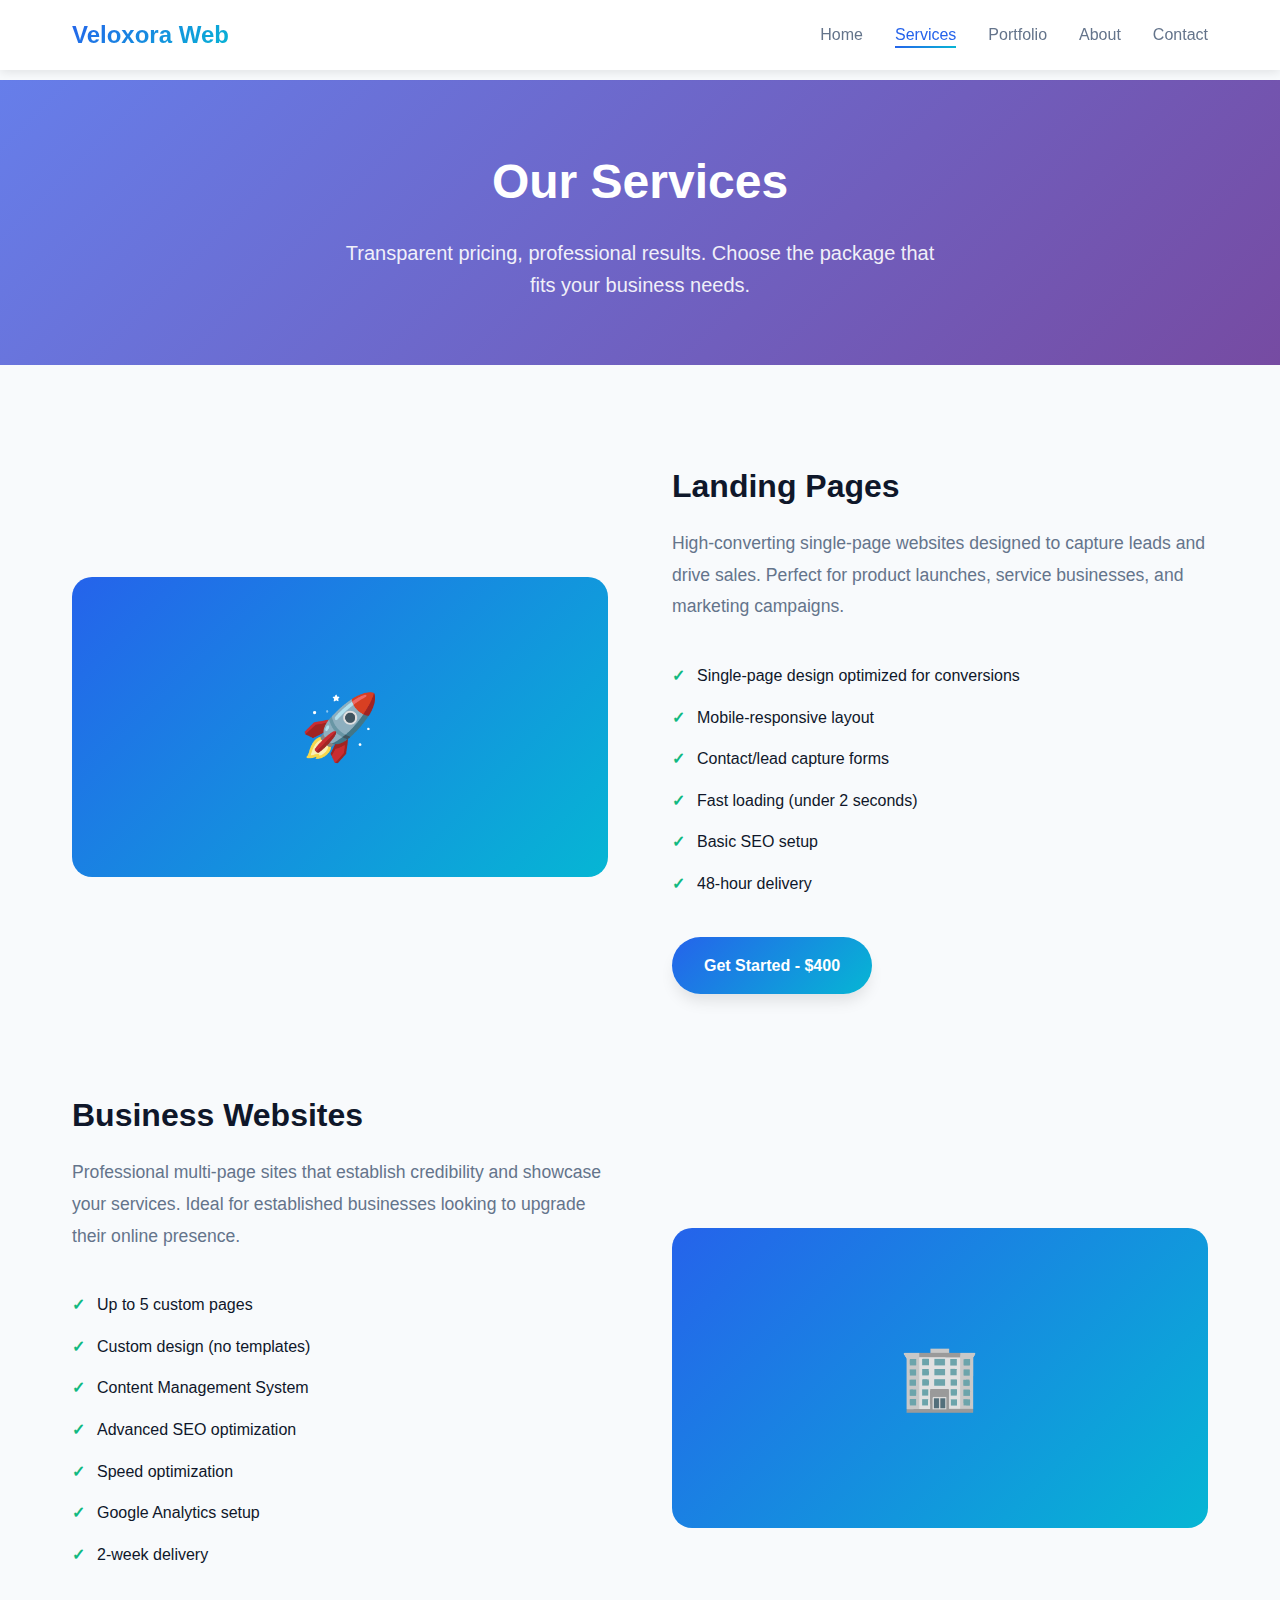
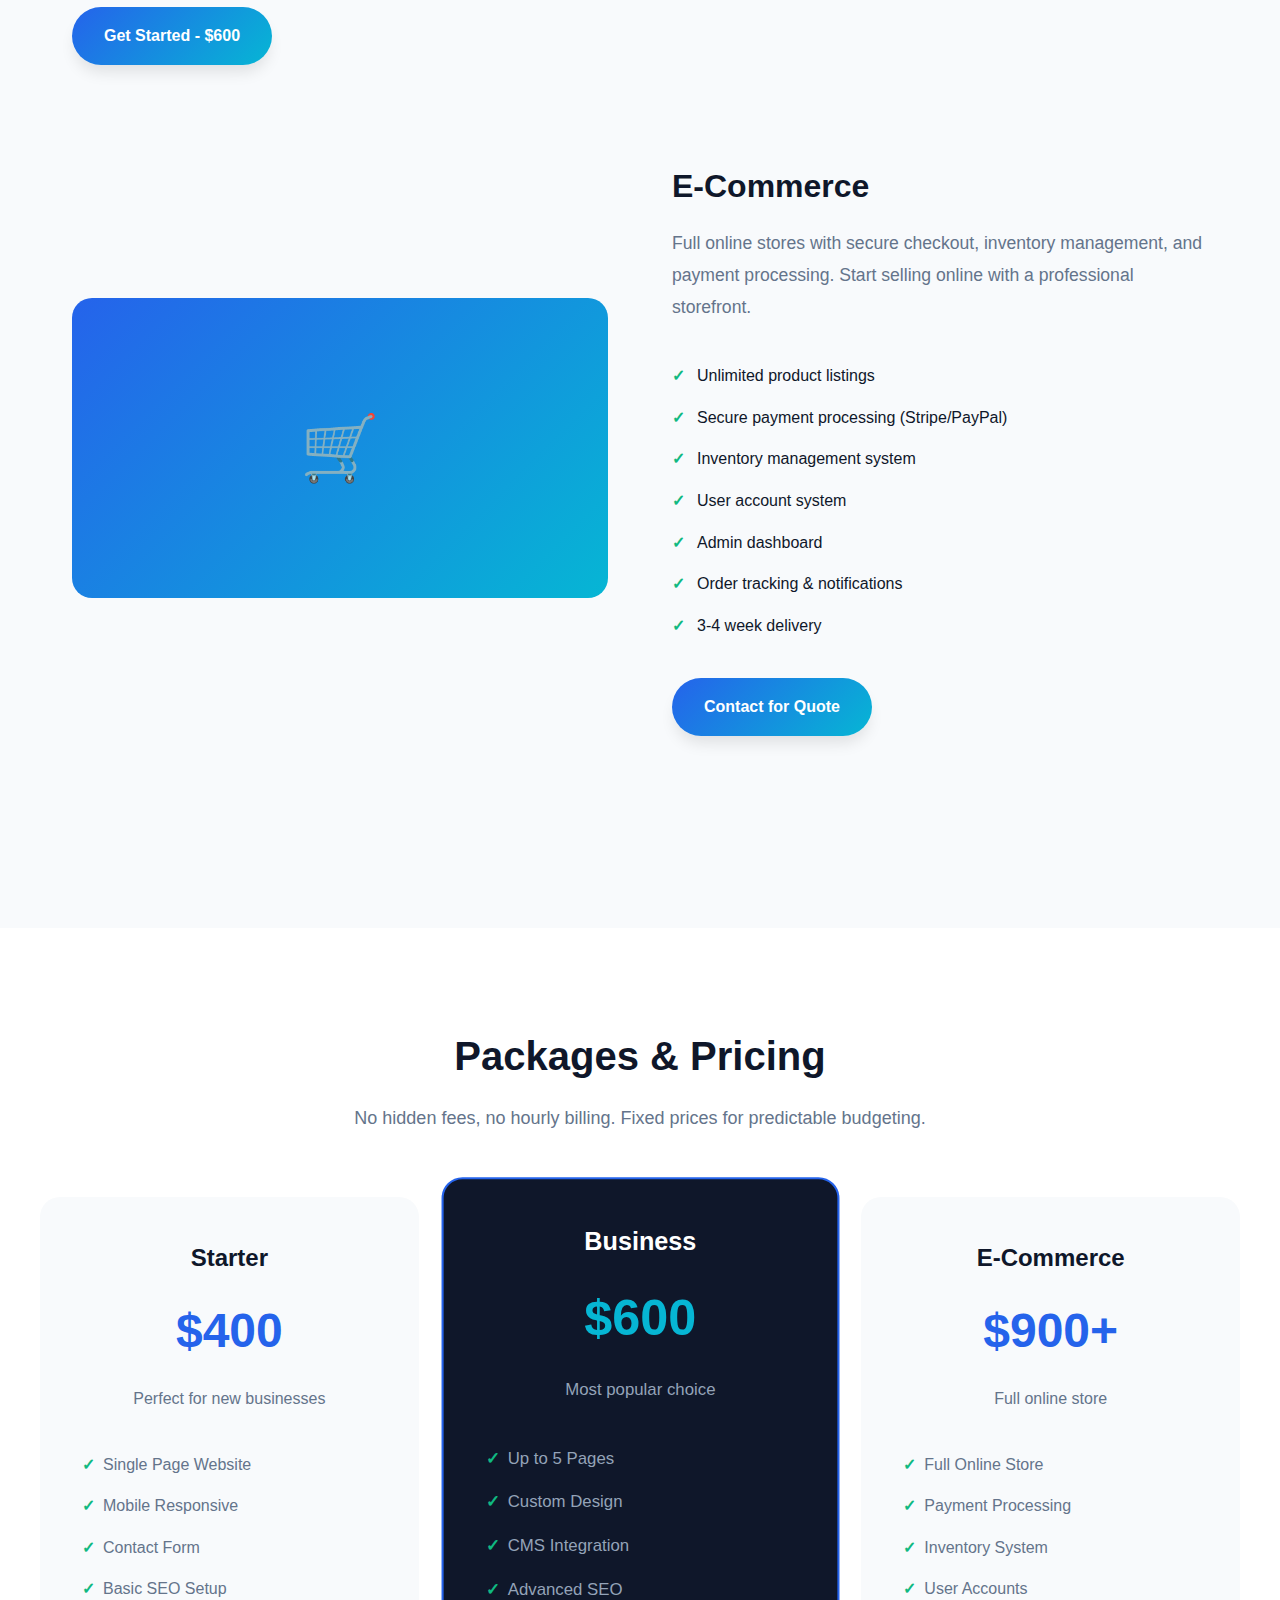
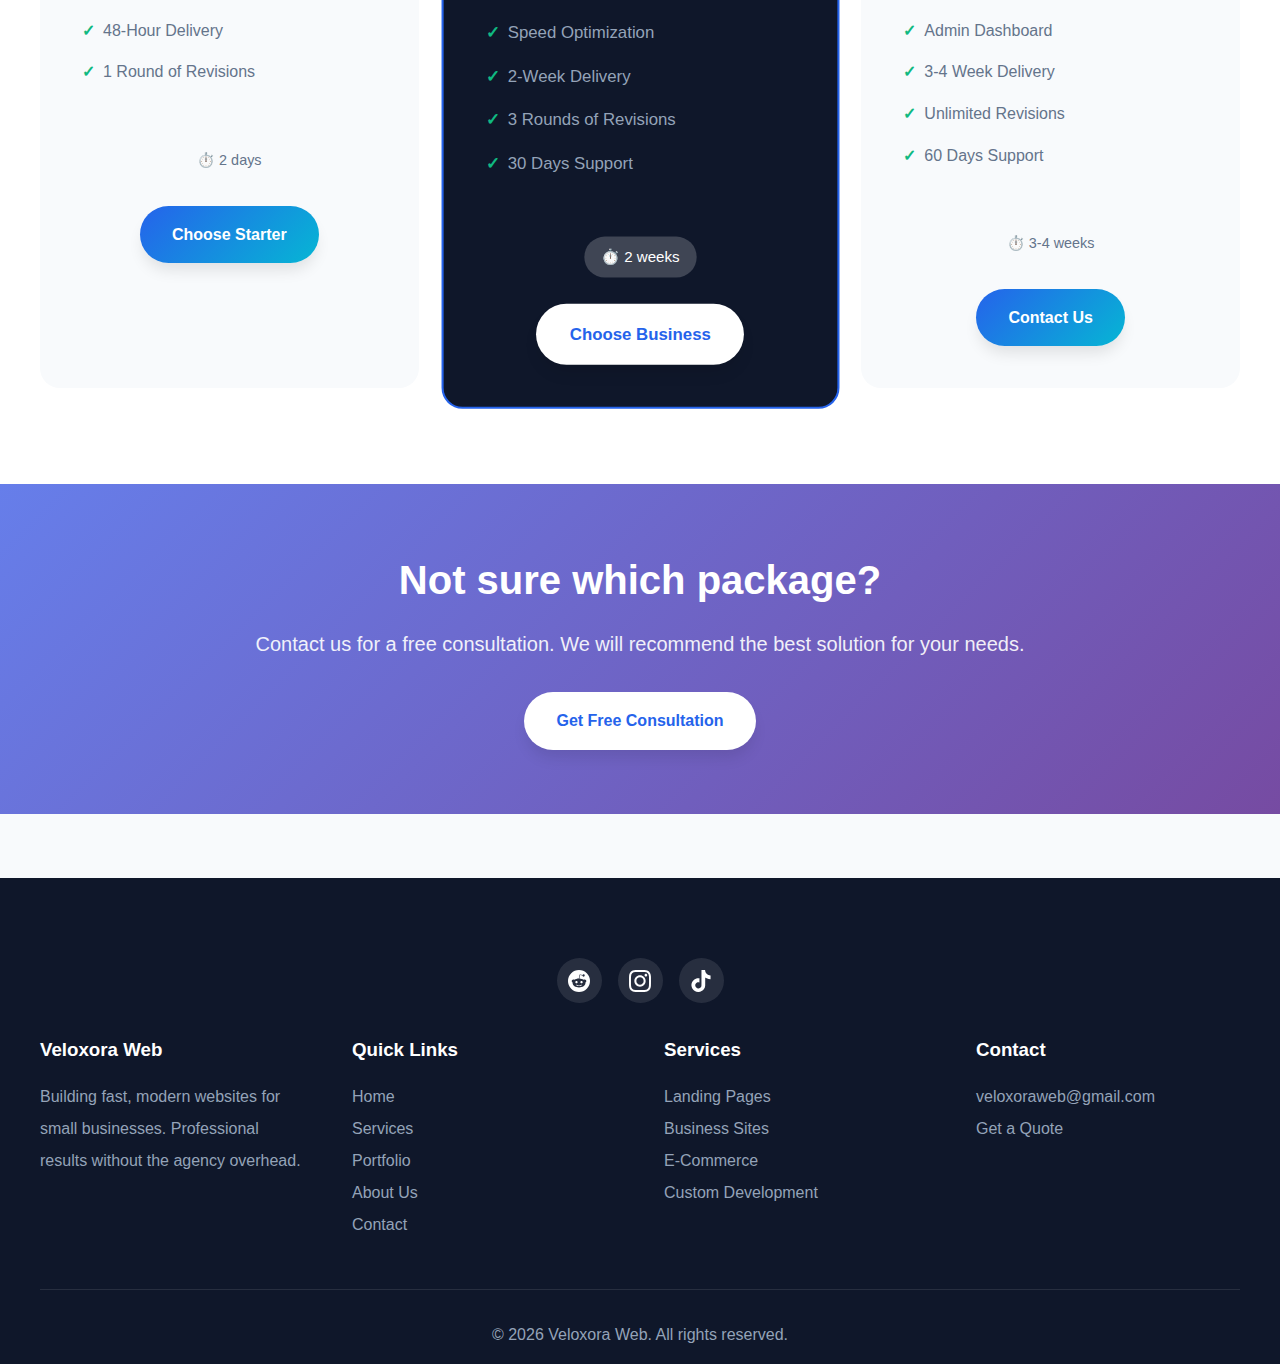
<file: services.html>
<!DOCTYPE html>
<html lang="en">
<head>
    <meta charset="UTF-8">
    <meta name="viewport" content="width=device-width, initial-scale=1.0">
    <meta name="description" content="Veloxora Web Services - Landing pages, business websites, e-commerce, and custom web development.">
    <title>Services | Veloxora Web</title>
    <link rel="stylesheet" href="styles.css">
    <style>
        /* Detailed Services */
        .detailed-services {
            padding: 6rem 2rem;
            max-width: 1200px;
            margin: 0 auto;
        }

        .service-detail {
            display: grid;
            grid-template-columns: 1fr 1fr;
            gap: 4rem;
            margin-bottom: 6rem;
            align-items: center;
        }

        .service-detail:nth-child(even) {
            direction: rtl;
        }

        .service-detail:nth-child(even) > * {
            direction: ltr;
        }

        .service-visual {
            background: var(--gradient-btn);
            border-radius: 20px;
            padding: 3rem;
            color: white;
            text-align: center;
            font-size: 4rem;
            min-height: 300px;
            display: flex;
            align-items: center;
            justify-content: center;
        }

        .service-info h3 {
            font-size: 2rem;
            margin-bottom: 1rem;
            color: var(--dark);
        }

        .service-info > p {
            color: var(--secondary);
            font-size: 1.1rem;
            margin-bottom: 2rem;
            line-height: 1.8;
        }

        .service-features {
            list-style: none;
            margin-bottom: 2rem;
        }

        .service-features li {
            padding: 0.5rem 0;
            color: var(--dark);
            display: flex;
            align-items: center;
            gap: 0.75rem;
        }

        .service-features li::before {
            content: '✓';
            color: var(--success);
            font-weight: 700;
        }

        /* Pricing Section */
        .pricing-section {
            background: var(--white);
            padding: 6rem 2rem;
        }

        .pricing-container {
            max-width: 1200px;
            margin: 0 auto;
        }

        .pricing-grid {
            display: grid;
            grid-template-columns: repeat(auto-fit, minmax(300px, 1fr));
            gap: 2rem;
            margin-top: 3rem;
        }

        .pricing-card {
            background: var(--light);
            border-radius: 20px;
            padding: 2.5rem;
            text-align: center;
            border: 2px solid transparent;
            transition: all 0.3s;
        }

        .pricing-card.featured {
            background: var(--dark);
            color: var(--white);
            transform: scale(1.05);
            border-color: var(--primary);
        }

        .pricing-card:hover {
            border-color: var(--primary);
        }

        .pricing-card h3 {
            font-size: 1.5rem;
            margin-bottom: 0.5rem;
        }

        .price {
            font-size: 3rem;
            font-weight: 800;
            margin: 1rem 0;
            color: var(--primary);
        }

        .pricing-card.featured .price {
            color: var(--accent);
        }

        .price span {
            font-size: 1rem;
            color: var(--secondary);
            font-weight: 400;
        }

        .pricing-card.featured .price span {
            color: var(--gray);
        }

        .features-list {
            list-style: none;
            margin: 2rem 0;
            text-align: left;
        }

        .features-list li {
            padding: 0.5rem 0;
            color: var(--secondary);
            display: flex;
            align-items: center;
            gap: 0.5rem;
        }

        .pricing-card.featured .features-list li {
            color: var(--gray);
        }

        .features-list li::before {
            content: '✓';
            color: var(--success);
            font-weight: 700;
        }

        .timeline {
            display: inline-block;
            background: rgba(255,255,255,0.1);
            padding: 0.5rem 1rem;
            border-radius: 20px;
            font-size: 0.9rem;
            margin-top: 1rem;
            color: var(--secondary);
        }

        .pricing-card.featured .timeline {
            background: rgba(255,255,255,0.2);
            color: var(--white);
        }

        @media (max-width: 768px) {
            .service-detail {
                grid-template-columns: 1fr;
                gap: 2rem;
            }

            .service-detail:nth-child(even) {
                direction: ltr;
            }

            .pricing-card.featured {
                transform: scale(1);
            }
        }
    </style>
</head>
<body>
    <!-- Navigation -->
    <nav class="navbar">
        <div class="nav-container">
            <a href="index.html" class="logo">Veloxora Web</a>
            <ul class="nav-links">
                <li><a href="index.html">Home</a></li>
                <li><a href="services.html" class="active">Services</a></li>
                <li><a href="portfolio.html">Portfolio</a></li>
                <li><a href="about.html">About</a></li>
                <li><a href="contact.html">Contact</a></li>
            </ul>
            <button class="mobile-menu-btn" onclick="toggleMenu()">☰</button>
        </div>
    </nav>

    <!-- Page Header -->
    <section class="page-header">
        <h1>Our Services</h1>
        <p>Transparent pricing, professional results. Choose the package that fits your business needs.</p>
    </section>

    <!-- Detailed Services -->
    <section class="detailed-services">
        <div class="service-detail">
            <div class="service-visual">🚀</div>
            <div class="service-info">
                <h3>Landing Pages</h3>
                <p>High-converting single-page websites designed to capture leads and drive sales. Perfect for product launches, service businesses, and marketing campaigns.</p>
                <ul class="service-features">
                    <li>Single-page design optimized for conversions</li>
                    <li>Mobile-responsive layout</li>
                    <li>Contact/lead capture forms</li>
                    <li>Fast loading (under 2 seconds)</li>
                    <li>Basic SEO setup</li>
                    <li>48-hour delivery</li>
                </ul>
                <a href="contact.html" class="btn btn-primary">Get Started - $400</a>
            </div>
        </div>

        <div class="service-detail">
            <div class="service-visual">🏢</div>
            <div class="service-info">
                <h3>Business Websites</h3>
                <p>Professional multi-page sites that establish credibility and showcase your services. Ideal for established businesses looking to upgrade their online presence.</p>
                <ul class="service-features">
                    <li>Up to 5 custom pages</li>
                    <li>Custom design (no templates)</li>
                    <li>Content Management System</li>
                    <li>Advanced SEO optimization</li>
                    <li>Speed optimization</li>
                    <li>Google Analytics setup</li>
                    <li>2-week delivery</li>
                </ul>
                <a href="contact.html" class="btn btn-primary">Get Started - $600</a>
            </div>
        </div>

        <div class="service-detail">
            <div class="service-visual">🛒</div>
            <div class="service-info">
                <h3>E-Commerce</h3>
                <p>Full online stores with secure checkout, inventory management, and payment processing. Start selling online with a professional storefront.</p>
                <ul class="service-features">
                    <li>Unlimited product listings</li>
                    <li>Secure payment processing (Stripe/PayPal)</li>
                    <li>Inventory management system</li>
                    <li>User account system</li>
                    <li>Admin dashboard</li>
                    <li>Order tracking & notifications</li>
                    <li>3-4 week delivery</li>
                </ul>
                <a href="contact.html" class="btn btn-primary">Contact for Quote</a>
            </div>
        </div>
    </section>

    <!-- Pricing Section -->
    <section class="pricing-section">
        <div class="pricing-container">
            <div class="section-header">
                <h2>Packages & Pricing</h2>
                <p>No hidden fees, no hourly billing. Fixed prices for predictable budgeting.</p>
            </div>
            <div class="pricing-grid">
                <div class="pricing-card">
                    <h3>Starter</h3>
                    <div class="price">$400</div>
                    <p style="color: var(--secondary); margin-bottom: 1rem;">Perfect for new businesses</p>
                    <ul class="features-list">
                        <li>Single Page Website</li>
                        <li>Mobile Responsive</li>
                        <li>Contact Form</li>
                        <li>Basic SEO Setup</li>
                        <li>48-Hour Delivery</li>
                        <li>1 Round of Revisions</li>
                    </ul>
                    <div class="timeline">⏱️ 2 days</div>
                    <br><br>
                    <a href="contact.html?package=starter" class="btn btn-primary">Choose Starter</a>
                </div>

                <div class="pricing-card featured">
                    <h3>Business</h3>
                    <div class="price">$600</div>
                    <p style="color: var(--gray); margin-bottom: 1rem;">Most popular choice</p>
                    <ul class="features-list">
                        <li>Up to 5 Pages</li>
                        <li>Custom Design</li>
                        <li>CMS Integration</li>
                        <li>Advanced SEO</li>
                        <li>Speed Optimization</li>
                        <li>2-Week Delivery</li>
                        <li>3 Rounds of Revisions</li>
                        <li>30 Days Support</li>
                    </ul>
                    <div class="timeline">⏱️ 2 weeks</div>
                    <br><br>
                    <a href="contact.html?package=business" class="btn btn-white">Choose Business</a>
                </div>

                <div class="pricing-card">
                    <h3>E-Commerce</h3>
                    <div class="price">$900+</div>
                    <p style="color: var(--secondary); margin-bottom: 1rem;">Full online store</p>
                    <ul class="features-list">
                        <li>Full Online Store</li>
                        <li>Payment Processing</li>
                        <li>Inventory System</li>
                        <li>User Accounts</li>
                        <li>Admin Dashboard</li>
                        <li>3-4 Week Delivery</li>
                        <li>Unlimited Revisions</li>
                        <li>60 Days Support</li>
                    </ul>
                    <div class="timeline">⏱️ 3-4 weeks</div>
                    <br><br>
                    <a href="contact.html?package=ecommerce" class="btn btn-primary">Contact Us</a>
                </div>
            </div>
        </div>
    </section>

    <!-- CTA Section -->
    <section style="background: var(--gradient-hero); color: white; padding: 4rem 2rem; text-align: center;">
        <h2 style="font-size: 2.5rem; margin-bottom: 1rem;">Not sure which package?</h2>
        <p style="font-size: 1.25rem; opacity: 0.9; margin-bottom: 2rem;">Contact us for a free consultation. We will recommend the best solution for your needs.</p>
        <a href="contact.html" class="btn btn-white">Get Free Consultation</a>
    </section>
<footer>
        <div class="footer-content">
            <div class="social-links">
                <a href="https://www.reddit.com/user/VeloxoraWeb" class="reddit" target="_blank" aria-label="Reddit">
                    <svg viewBox="0 0 24 24" width="22" height="22" fill="currentColor">
                        <path d="M12 0A12 12 0 0 0 0 12a12 12 0 0 0 12 12 12 12 0 0 0 12-12A12 12 0 0 0 12 0zm5.01 4.744c.688 0 1.25.561 1.25 1.249a1.25 1.25 0 0 1-2.498.056l-2.597-.547-.8 3.747c1.824.07 3.48.632 4.674 1.488.308-.309.73-.491 1.207-.491.968 0 1.754.786 1.754 1.754 0 .716-.435 1.333-1.01 1.614a3.111 3.111 0 0 1 .042.52c0 2.694-3.13 4.87-7.004 4.87-3.874 0-7.004-2.176-7.004-4.87 0-.183.015-.366.043-.534A1.748 1.748 0 0 1 4.028 12c0-.968.786-1.754 1.754-1.754.463 0 .898.196 1.207.49 1.207-.883 2.878-1.43 4.744-1.487l.885-4.182a.342.342 0 0 1 .14-.197.35.35 0 0 1 .238-.042l2.906.617a1.214 1.214 0 0 1 1.108-.701zM9.25 12C8.561 12 8 12.562 8 13.25c0 .687.561 1.248 1.25 1.248.687 0 1.248-.561 1.248-1.249 0-.688-.561-1.249-1.249-1.249zm5.5 0c-.687 0-1.248.561-1.248 1.25 0 .687.561 1.248 1.249 1.248.688 0 1.249-.561 1.249-1.249 0-.687-.562-1.249-1.25-1.249zm-5.466 3.99a.327.327 0 0 0-.231.094.33.33 0 0 0 0 .463c.842.842 2.484.913 2.961.913.477 0 2.105-.056 2.961-.913a.361.361 0 0 0 .029-.463.33.33 0 0 0-.464 0c-.547.533-1.684.73-2.512.73-.828 0-1.979-.196-2.512-.73a.326.326 0 0 0-.232-.095z"/>
                    </svg>
                </a>
                <a href="https://www.instagram.com/veloxoraweb" class="instagram" target="_blank" aria-label="Instagram">
                    <svg viewBox="0 0 24 24" width="22" height="22" fill="currentColor">
                        <path d="M12 2.163c3.204 0 3.584.012 4.85.07 3.252.148 4.771 1.691 4.919 4.919.058 1.265.069 1.645.069 4.849 0 3.205-.012 3.584-.069 4.849-.149 3.225-1.664 4.771-4.919 4.919-1.266.058-1.644.07-4.85.07-3.204 0-3.584-.012-4.849-.07-3.26-.149-4.771-1.699-4.919-4.92-.058-1.265-.07-1.644-.07-4.849 0-3.204.013-3.583.07-4.849.149-3.227 1.664-4.771 4.919-4.919 1.266-.057 1.645-.069 4.849-.069zm0-2.163c-3.259 0-3.667.014-4.947.072-4.358.2-6.78 2.618-6.98 6.98-.059 1.281-.073 1.689-.073 4.948 0 3.259.014 3.668.072 4.948.2 4.358 2.618 6.78 6.98 6.98 1.281.058 1.689.072 4.948.072 3.259 0 3.668-.014 4.948-.072 4.354-.2 6.782-2.618 6.979-6.98.059-1.28.073-1.689.073-4.948 0-3.259-.014-3.667-.072-4.947-.196-4.354-2.617-6.78-6.979-6.98-1.281-.059-1.69-.073-4.949-.073zm0 5.838c-3.403 0-6.162 2.759-6.162 6.162s2.759 6.163 6.162 6.163 6.162-2.759 6.162-6.163c0-3.403-2.759-6.162-6.162-6.162zm0 10.162c-2.209 0-4-1.79-4-4 0-2.209 1.791-4 4-4s4 1.791 4 4c0 2.21-1.791 4-4 4zm6.406-11.845c-.796 0-1.441.645-1.441 1.44s.645 1.44 1.441 1.44c.795 0 1.439-.645 1.439-1.44s-.644-1.44-1.439-1.44z"/>
                    </svg>
                </a>
                <a href="https://www.tiktok.com/@veloxora.web" class="tiktok" target="_blank" aria-label="TikTok">
                    <svg viewBox="0 0 24 24" width="22" height="22" fill="currentColor">
                        <path d="M12.525.02c1.31-.02 2.61-.01 3.91-.02.08 1.53.63 3.09 1.75 4.17 1.12 1.11 2.7 1.62 4.24 1.79v4.03c-1.44-.05-2.89-.35-4.2-.97-.57-.26-1.1-.59-1.62-.93-.01 2.92.01 5.84-.02 8.75-.08 1.4-.54 2.79-1.35 3.94-1.31 1.92-3.58 3.17-5.91 3.21-1.43.08-2.86-.31-4.08-1.03-2.02-1.19-3.44-3.37-3.65-5.71-.02-.5-.03-1-.01-1.49.18-1.9 1.12-3.72 2.58-4.96 1.66-1.44 3.98-2.13 6.15-1.72.02 1.48-.04 2.96-.04 4.44-.99-.32-2.15-.23-3.02.37-.63.41-1.11 1.04-1.36 1.75-.21.51-.15 1.07-.14 1.61.24 1.64 1.82 3.02 3.5 2.87 1.12-.01 2.19-.66 2.77-1.61.19-.33.4-.67.41-1.06.1-1.79.06-3.57.07-5.36.01-4.03-.01-8.05.02-12.07z"/>
                    </svg>
                </a>
            </div>
            <div class="footer-grid">
                <div class="footer-section">
                    <h3>Veloxora Web</h3>
                    <p>Building fast, modern websites for small businesses. Professional results without the agency overhead.</p>
                </div>
                <div class="footer-section">
                    <h3>Quick Links</h3>
                    <a href="index.html">Home</a><br>
                    <a href="services.html">Services</a><br>
                    <a href="portfolio.html">Portfolio</a><br>
                    <a href="about.html">About Us</a><br>
                    <a href="contact.html">Contact</a>
                </div>
                <div class="footer-section">
                    <h3>Services</h3>
                    <a href="services.html">Landing Pages</a><br>
                    <a href="services.html">Business Sites</a><br>
                    <a href="services.html">E-Commerce</a><br>
                    <a href="services.html">Custom Development</a>
                </div>
                <div class="footer-section">
                    <h3>Contact</h3>
                    <a href="mailto:veloxoraweb@gmail.com">veloxoraweb@gmail.com</a><br>
                    <a href="contact.html">Get a Quote</a><br>
                </div>
            </div>
            <div class="footer-bottom">
                <p>&copy; 2026 Veloxora Web. All rights reserved.</p>
            </div>
        </div>
    </footer>

    <script>
        function toggleMenu() {
            document.querySelector('.nav-links').classList.toggle('active');
        }
    </script>
</body>
</html>
</file>
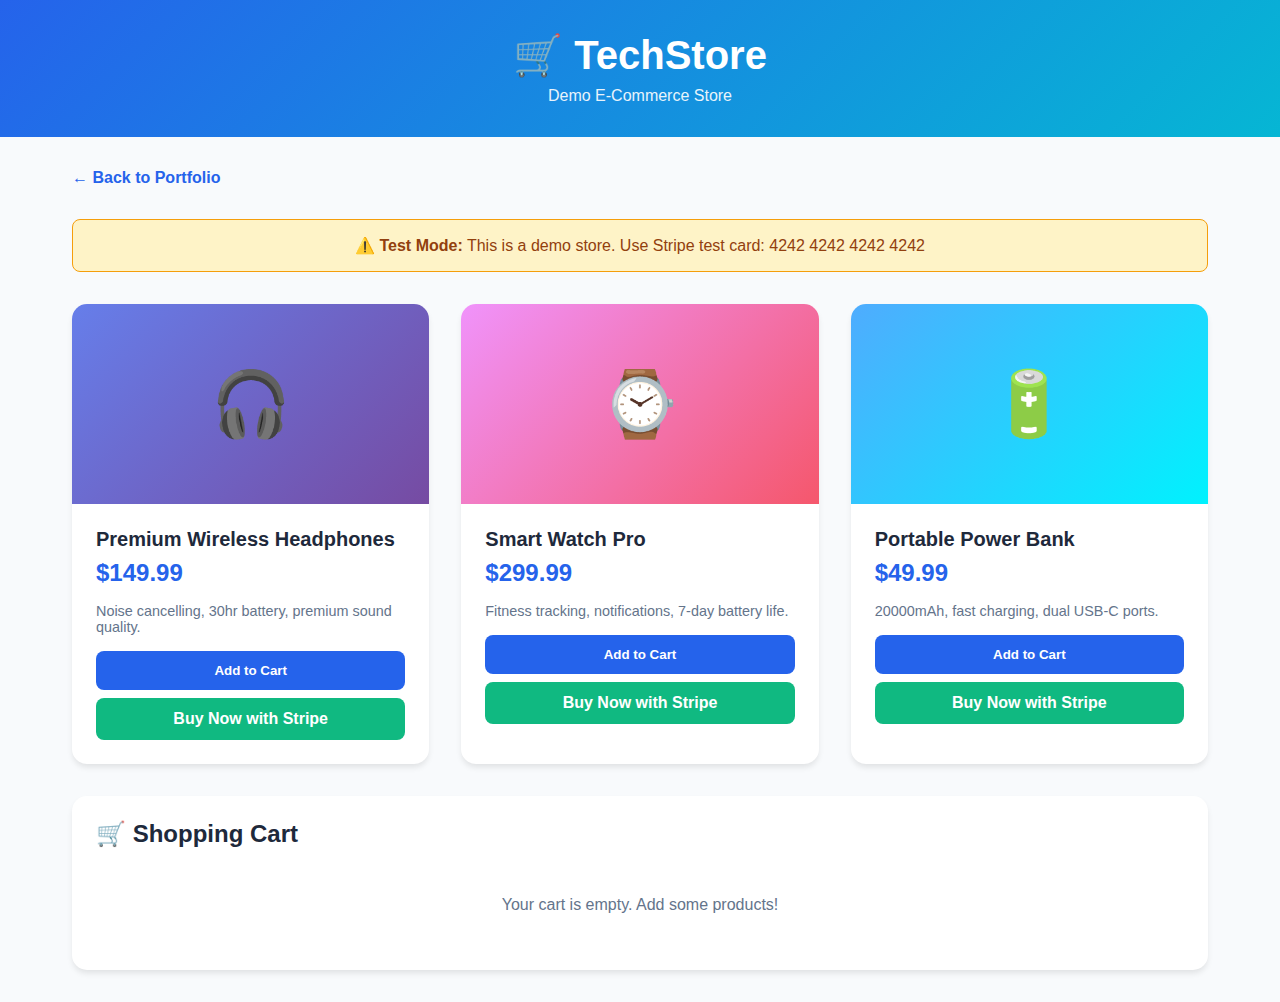
<file: techstore.html>
<!DOCTYPE html>
<html lang="en">
<head>
    <meta charset="UTF-8">
    <meta name="viewport" content="width=device-width, initial-scale=1.0">
    <title>TechStore - Demo E-Commerce</title>
    <style>
        * {
            margin: 0;
            padding: 0;
            box-sizing: border-box;
        }

        body {
            font-family: -apple-system, BlinkMacSystemFont, 'Segoe UI', Roboto, sans-serif;
            background: #f8fafc;
            color: #1e293b;
        }

        .header {
            background: linear-gradient(135deg, #2563eb 0%, #06b6d4 100%);
            color: white;
            padding: 2rem;
            text-align: center;
        }

        .header h1 {
            font-size: 2.5rem;
            margin-bottom: 0.5rem;
        }

        .header p {
            opacity: 0.9;
        }

        .container {
            max-width: 1200px;
            margin: 0 auto;
            padding: 2rem;
        }

        .products-grid {
            display: grid;
            grid-template-columns: repeat(auto-fit, minmax(300px, 1fr));
            gap: 2rem;
            margin-top: 2rem;
        }

        .product-card {
            background: white;
            border-radius: 15px;
            overflow: hidden;
            box-shadow: 0 4px 6px -1px rgba(0, 0, 0, 0.1);
            transition: transform 0.3s;
        }

        .product-card:hover {
            transform: translateY(-5px);
        }

        .product-image {
            height: 200px;
            background: linear-gradient(135deg, #667eea 0%, #764ba2 100%);
            display: flex;
            align-items: center;
            justify-content: center;
            font-size: 4rem;
        }

        .product-info {
            padding: 1.5rem;
        }

        .product-name {
            font-size: 1.25rem;
            font-weight: 700;
            margin-bottom: 0.5rem;
        }

        .product-price {
            font-size: 1.5rem;
            color: #2563eb;
            font-weight: 800;
            margin-bottom: 1rem;
        }

        .product-desc {
            color: #64748b;
            margin-bottom: 1rem;
            font-size: 0.9rem;
        }

        .btn {
            display: inline-block;
            padding: 0.75rem 1.5rem;
            border-radius: 8px;
            text-decoration: none;
            font-weight: 600;
            transition: all 0.3s;
            border: none;
            cursor: pointer;
            width: 100%;
            text-align: center;
        }

        .btn-primary {
            background: #2563eb;
            color: white;
        }

        .btn-primary:hover {
            background: #1d4ed8;
        }

        .btn-secondary {
            background: #10b981;
            color: white;
            margin-top: 0.5rem;
        }

        .btn-secondary:hover {
            background: #059669;
        }

        .cart-section {
            background: white;
            padding: 1.5rem;
            border-radius: 15px;
            margin-top: 2rem;
            box-shadow: 0 4px 6px -1px rgba(0, 0, 0, 0.1);
        }

        .cart-section h2 {
            margin-bottom: 1rem;
            color: #1e293b;
        }

        .cart-item {
            display: flex;
            justify-content: space-between;
            padding: 1rem;
            border-bottom: 1px solid #e2e8f0;
        }

        .cart-total {
            font-size: 1.25rem;
            font-weight: 700;
            text-align: right;
            margin-top: 1rem;
            color: #2563eb;
        }

        .empty-cart {
            color: #64748b;
            text-align: center;
            padding: 2rem;
        }

        .test-mode {
            background: #fef3c7;
            border: 1px solid #f59e0b;
            color: #92400e;
            padding: 1rem;
            border-radius: 8px;
            margin-bottom: 2rem;
            text-align: center;
        }

        .back-link {
            display: inline-block;
            margin-bottom: 2rem;
            color: #2563eb;
            text-decoration: none;
            font-weight: 600;
        }

        .back-link:hover {
            text-decoration: underline;
        }

        @media (max-width: 768px) {
            .header h1 {
                font-size: 1.75rem;
            }
            
            .products-grid {
                grid-template-columns: 1fr;
            }
        }
    </style>
</head>
<body>
    <div class="header">
        <h1>🛒 TechStore</h1>
        <p>Demo E-Commerce Store</p>
    </div>

    <div class="container">
        <a href="index.html" class="back-link">← Back to Portfolio</a>
        
        <div class="test-mode">
            ⚠️ <strong>Test Mode:</strong> This is a demo store. Use Stripe test card: 4242 4242 4242 4242
        </div>

        <div class="products-grid">
            <!-- Product 1 -->
            <div class="product-card">
                <div class="product-image">🎧</div>
                <div class="product-info">
                    <div class="product-name">Premium Wireless Headphones</div>
                    <div class="product-price">$149.99</div>
                    <div class="product-desc">Noise cancelling, 30hr battery, premium sound quality.</div>
                    <button class="btn btn-primary" onclick="addToCart('headphones', 'Premium Wireless Headphones', 149.99)">Add to Cart</button>
                    <a href="https://buy.stripe.com/test_xxx123" class="btn btn-secondary" target="_blank">Buy Now with Stripe</a>
                </div>
            </div>

            <!-- Product 2 -->
            <div class="product-card">
                <div class="product-image" style="background: linear-gradient(135deg, #f093fb 0%, #f5576c 100%);">⌚</div>
                <div class="product-info">
                    <div class="product-name">Smart Watch Pro</div>
                    <div class="product-price">$299.99</div>
                    <div class="product-desc">Fitness tracking, notifications, 7-day battery life.</div>
                    <button class="btn btn-primary" onclick="addToCart('watch', 'Smart Watch Pro', 299.99)">Add to Cart</button>
                    <a href="https://buy.stripe.com/test_xxx456" class="btn btn-secondary" target="_blank">Buy Now with Stripe</a>
                </div>
            </div>

            <!-- Product 3 -->
            <div class="product-card">
                <div class="product-image" style="background: linear-gradient(135deg, #4facfe 0%, #00f2fe 100%);">🔋</div>
                <div class="product-info">
                    <div class="product-name">Portable Power Bank</div>
                    <div class="product-price">$49.99</div>
                    <div class="product-desc">20000mAh, fast charging, dual USB-C ports.</div>
                    <button class="btn btn-primary" onclick="addToCart('powerbank', 'Portable Power Bank', 49.99)">Add to Cart</button>
                    <a href="https://buy.stripe.com/test_xxx789" class="btn btn-secondary" target="_blank">Buy Now with Stripe</a>
                </div>
            </div>
        </div>

        <div class="cart-section">
            <h2>🛒 Shopping Cart</h2>
            <div id="cartItems">
                <div class="empty-cart">Your cart is empty. Add some products!</div>
            </div>
            <div id="cartTotal" class="cart-total" style="display: none;"></div>
        </div>
    </div>

    <script>
        let cart = JSON.parse(localStorage.getItem('techstore_cart')) || [];

        function addToCart(id, name, price) {
            const existingItem = cart.find(item => item.id === id);
            
            if (existingItem) {
                existingItem.quantity += 1;
            } else {
                cart.push({
                    id: id,
                    name: name,
                    price: price,
                    quantity: 1
                });
            }
            
            saveCart();
            displayCart();
            alert(`${name} added to cart!`);
        }

        function removeFromCart(id) {
            cart = cart.filter(item => item.id !== id);
            saveCart();
            displayCart();
        }

        function saveCart() {
            localStorage.setItem('techstore_cart', JSON.stringify(cart));
        }

        function displayCart() {
            const cartItemsDiv = document.getElementById('cartItems');
            const cartTotalDiv = document.getElementById('cartTotal');
            
            if (cart.length === 0) {
                cartItemsDiv.innerHTML = '<div class="empty-cart">Your cart is empty. Add some products!</div>';
                cartTotalDiv.style.display = 'none';
                return;
            }
            
            let html = '';
            let total = 0;
            
            cart.forEach(item => {
                const itemTotal = item.price * item.quantity;
                total += itemTotal;
                html += `
                    <div class="cart-item">
                        <div>
                            <strong>${item.name}</strong><br>
                            $${item.price.toFixed(2)} x ${item.quantity}
                        </div>
                        <div>
                            $${itemTotal.toFixed(2)}
                            <button onclick="removeFromCart('${item.id}')" style="margin-left: 1rem; background: #ef4444; color: white; border: none; padding: 0.25rem 0.5rem; border-radius: 4px; cursor: pointer;">Remove</button>
                        </div>
                    </div>
                `;
            });
            
            cartItemsDiv.innerHTML = html;
            cartTotalDiv.innerHTML = `Total: $${total.toFixed(2)}`;
            cartTotalDiv.style.display = 'block';
        }

        // Load cart on page load
        displayCart();
    </script>
</body>
</html>
</file>
<file: styles.css>
:root {
    --primary: #2563eb;
    --primary-dark: #1d4ed8;
    --secondary: #64748b;
    --accent: #06b6d4;
    --dark: #0f172a;
    --light: #f8fafc;
    --white: #ffffff;
    --gray: #94a3b8;
    --success: #10b981;
    --gradient-hero: linear-gradient(135deg, #667eea 0%, #764ba2 100%);
    --gradient-btn: linear-gradient(135deg, #2563eb 0%, #06b6d4 100%);
    --shadow: 0 10px 15px -3px rgba(0, 0, 0, 0.1);
    --shadow-lg: 0 20px 25px -5px rgba(0, 0, 0, 0.1);
}

* {
    margin: 0;
    padding: 0;
    box-sizing: border-box;
}

html {
    scroll-behavior: smooth;
}

body {
    font-family: -apple-system, BlinkMacSystemFont, 'Segoe UI', Roboto, 'Helvetica Neue', Arial, sans-serif;
    line-height: 1.6;
    color: var(--dark);
    background: var(--light);
}

/* Navigation */
.navbar {
    position: fixed;
    top: 0;
    width: 100%;
    background: rgba(255, 255, 255, 0.95);
    backdrop-filter: blur(10px);
    z-index: 1000;
    box-shadow: 0 2px 10px rgba(0,0,0,0.1);
}

.nav-container {
    max-width: 1200px;
    margin: 0 auto;
    padding: 1rem 2rem;
    display: flex;
    justify-content: space-between;
    align-items: center;
}

.logo {
    font-size: 1.5rem;
    font-weight: 800;
    background: var(--gradient-btn);
    -webkit-background-clip: text;
    -webkit-text-fill-color: transparent;
    text-decoration: none;
}

.nav-links {
    display: flex;
    gap: 2rem;
    list-style: none;
}

.nav-links a {
    text-decoration: none;
    color: var(--secondary);
    font-weight: 500;
    transition: color 0.3s;
    position: relative;
}

.nav-links a:hover,
.nav-links a.active {
    color: var(--primary);
}

.nav-links a::after {
    content: '';
    position: absolute;
    bottom: -5px;
    left: 0;
    width: 0;
    height: 2px;
    background: var(--gradient-btn);
    transition: width 0.3s;
}

.nav-links a:hover::after,
.nav-links a.active::after {
    width: 100%;
}

.mobile-menu-btn {
    display: none;
    background: none;
    border: none;
    font-size: 1.5rem;
    cursor: pointer;
    color: var(--dark);
}

/* Buttons */
.btn {
    display: inline-block;
    padding: 1rem 2rem;
    border-radius: 50px;
    text-decoration: none;
    font-weight: 600;
    transition: all 0.3s;
    border: none;
    cursor: pointer;
    font-size: 1rem;
}

.btn-primary {
    background: var(--gradient-btn);
    color: var(--white);
    box-shadow: var(--shadow);
}

.btn-primary:hover {
    transform: translateY(-2px);
    box-shadow: var(--shadow-lg);
}

.btn-secondary {
    background: transparent;
    color: var(--primary);
    border: 2px solid var(--primary);
}

.btn-secondary:hover {
    background: var(--primary);
    color: var(--white);
}

.btn-white {
    background: var(--white);
    color: var(--primary);
    box-shadow: var(--shadow);
}

.btn-white:hover {
    transform: translateY(-2px);
    box-shadow: var(--shadow-lg);
}

/* Section Headers */
.section-header {
    text-align: center;
    margin-bottom: 4rem;
}

.section-header h2 {
    font-size: 2.5rem;
    font-weight: 700;
    margin-bottom: 1rem;
    color: var(--dark);
}

.section-header p {
    color: var(--secondary);
    font-size: 1.125rem;
    max-width: 600px;
    margin: 0 auto;
}

/* Page Header (for inner pages) */
.page-header {
    margin-top: 80px;
    padding: 4rem 2rem;
    background: var(--gradient-hero);
    color: var(--white);
    text-align: center;
}

.page-header h1 {
    font-size: 3rem;
    font-weight: 800;
    margin-bottom: 1rem;
}

.page-header p {
    font-size: 1.25rem;
    opacity: 0.9;
    max-width: 600px;
    margin: 0 auto;
}

/* Footer */
footer {
    background: var(--dark);
    color: var(--white);
    padding: 3rem 2rem 1rem;
    margin-top: 4rem;
}

.footer-content {
    max-width: 1200px;
    margin: 0 auto;
}

.footer-grid {
    display: grid;
    grid-template-columns: repeat(auto-fit, minmax(250px, 1fr));
    gap: 3rem;
    margin-bottom: 3rem;
}

.footer-section h3 {
    margin-bottom: 1rem;
    color: var(--white);
}

.footer-section p,
.footer-section a {
    color: var(--gray);
    text-decoration: none;
    line-height: 2;
    transition: color 0.3s;
}

.footer-section a:hover {
    color: var(--white);
}

.footer-bottom {
    text-align: center;
    padding-top: 2rem;
    border-top: 1px solid rgba(255,255,255,0.1);
    color: var(--gray);
}

/* Mobile Responsive */
@media (max-width: 768px) {
    .nav-links {
        display: none;
        position: absolute;
        top: 100%;
        left: 0;
        right: 0;
        background: white;
        flex-direction: column;
        padding: 1rem;
        box-shadow: var(--shadow);
    }

    .nav-links.active {
        display: flex;
    }

    .mobile-menu-btn {
        display: block;
    }

    .section-header h2 {
        font-size: 2rem;
    }

    .page-header h1 {
        font-size: 2rem;
    }
}

/* Animations */
@keyframes fadeInUp {
    from {
        opacity: 0;
        transform: translateY(30px);
    }
    to {
        opacity: 1;
        transform: translateY(0);
    }
}

.animate {
    animation: fadeInUp 0.6s ease-out;
}
.social-links {
    display: flex;
    justify-content: center;
    gap: 1rem;
    margin: 2rem 0;
}

.social-links a {
    width: 45px;
    height: 45px;
    background: rgba(255,255,255,0.1);
    border-radius: 50%;
    display: flex;
    align-items: center;
    justify-content: center;
    color: var(--white);
    text-decoration: none;
    transition: all 0.3s;
    font-size: 1.2rem;
}

.social-links a:hover {
    background: var(--primary);
    transform: translateY(-3px);
}

.social-links .reddit:hover { background: #FF4500; }
.social-links .instagram:hover { background: #E4405F; }
.social-links .tiktok:hover { background: #000000; border: 2px solid var(--white); }
</file>
